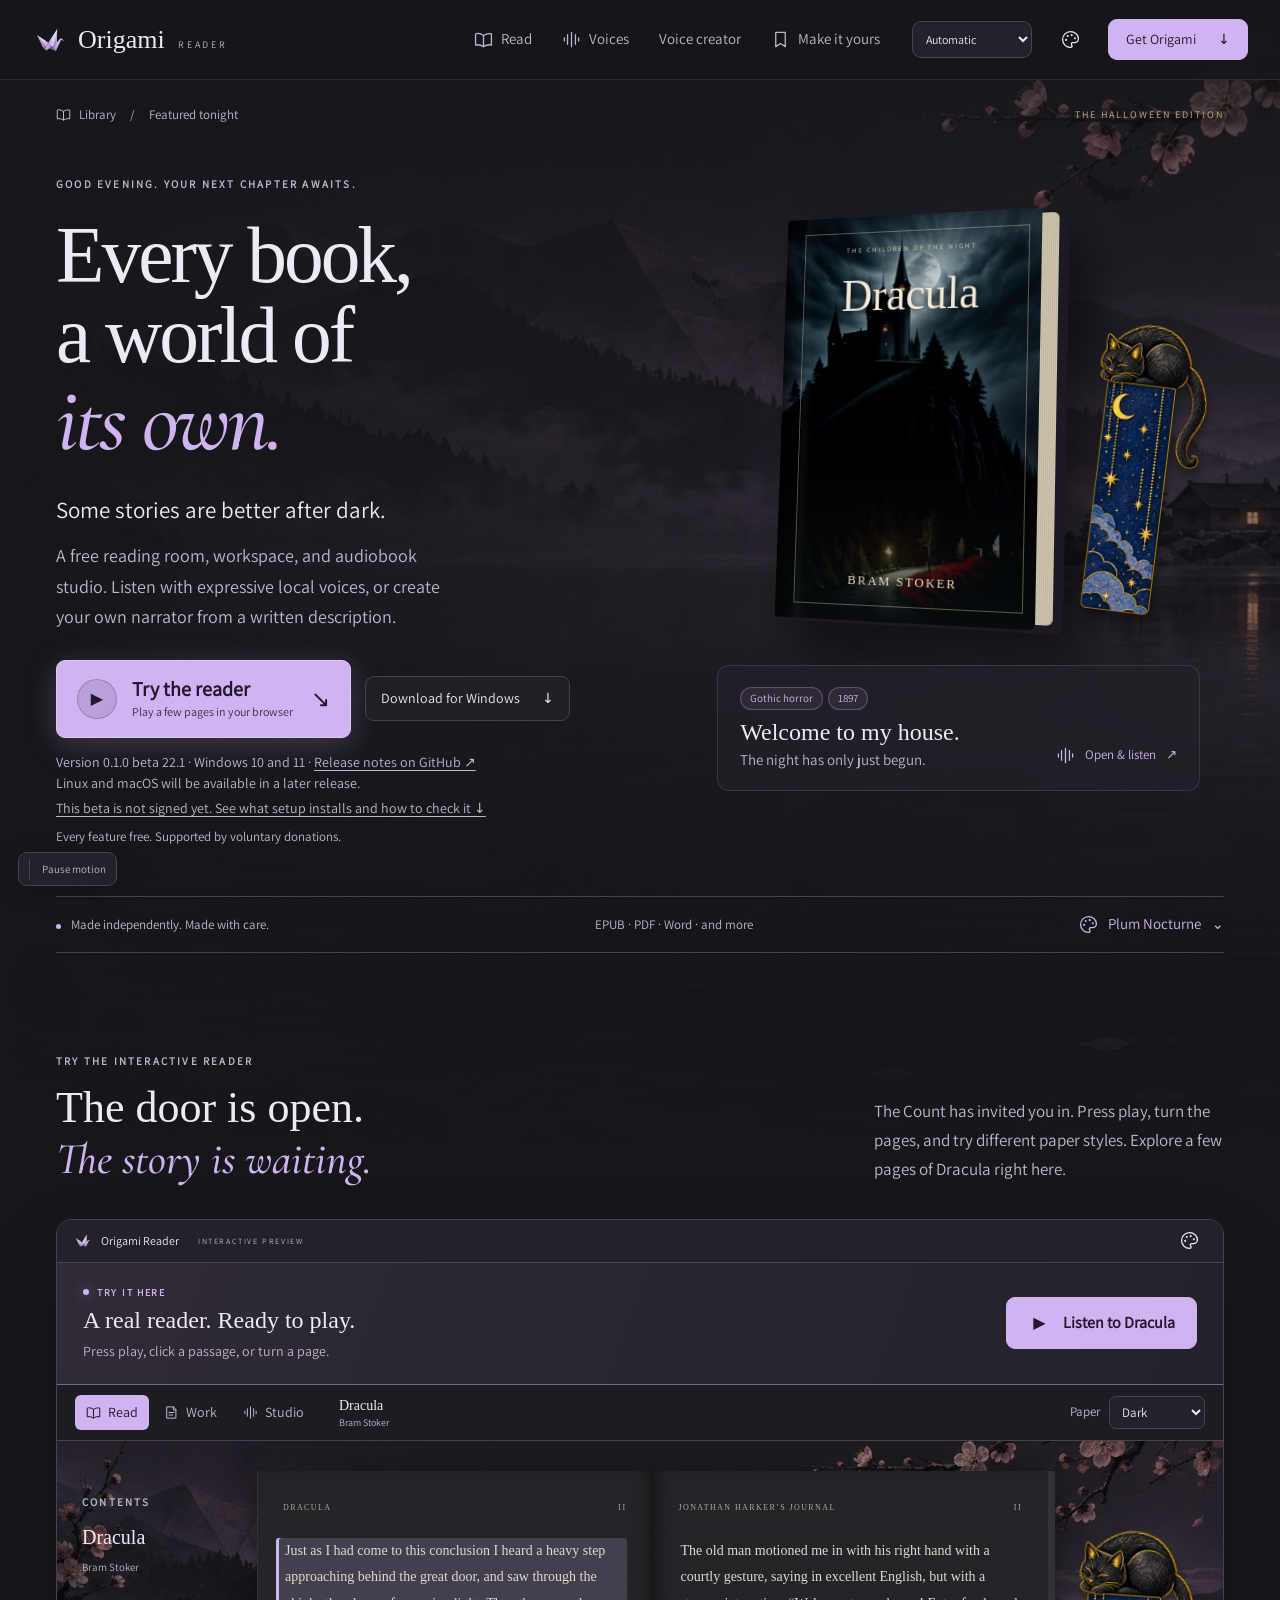
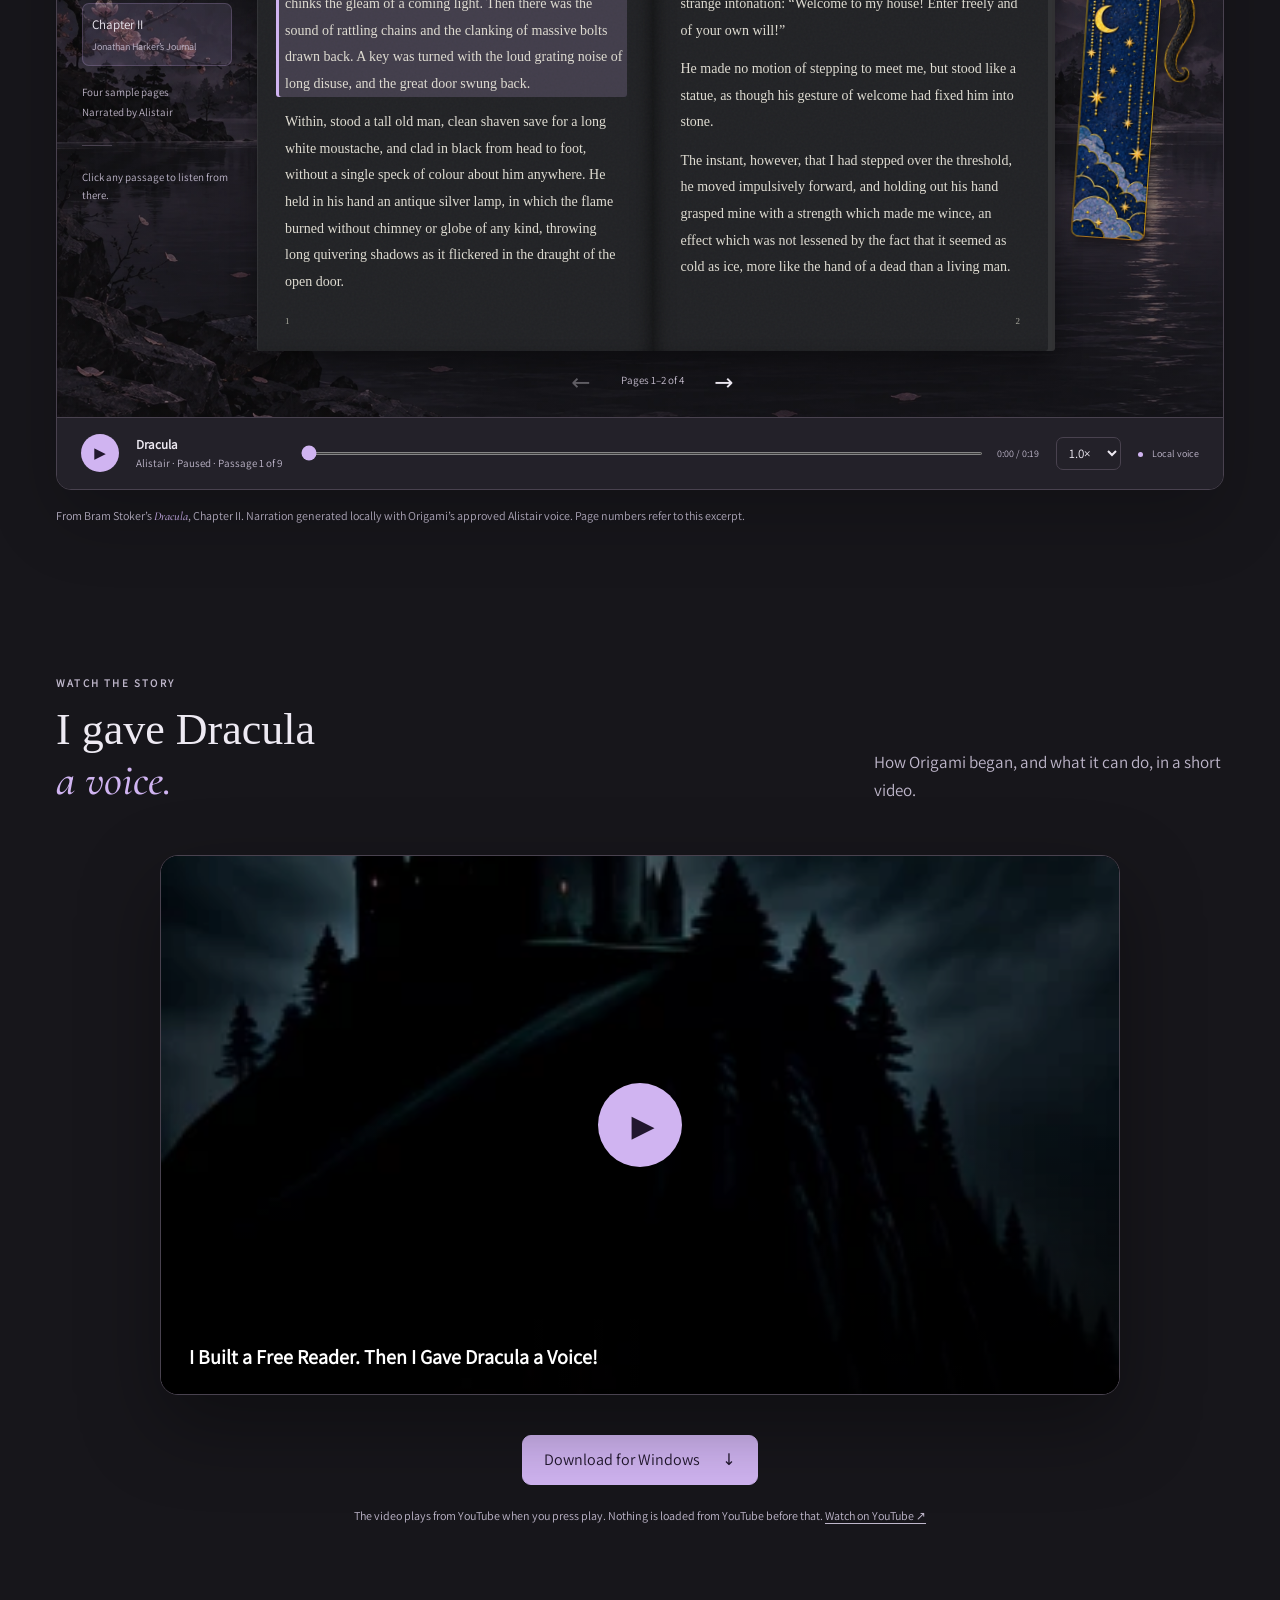
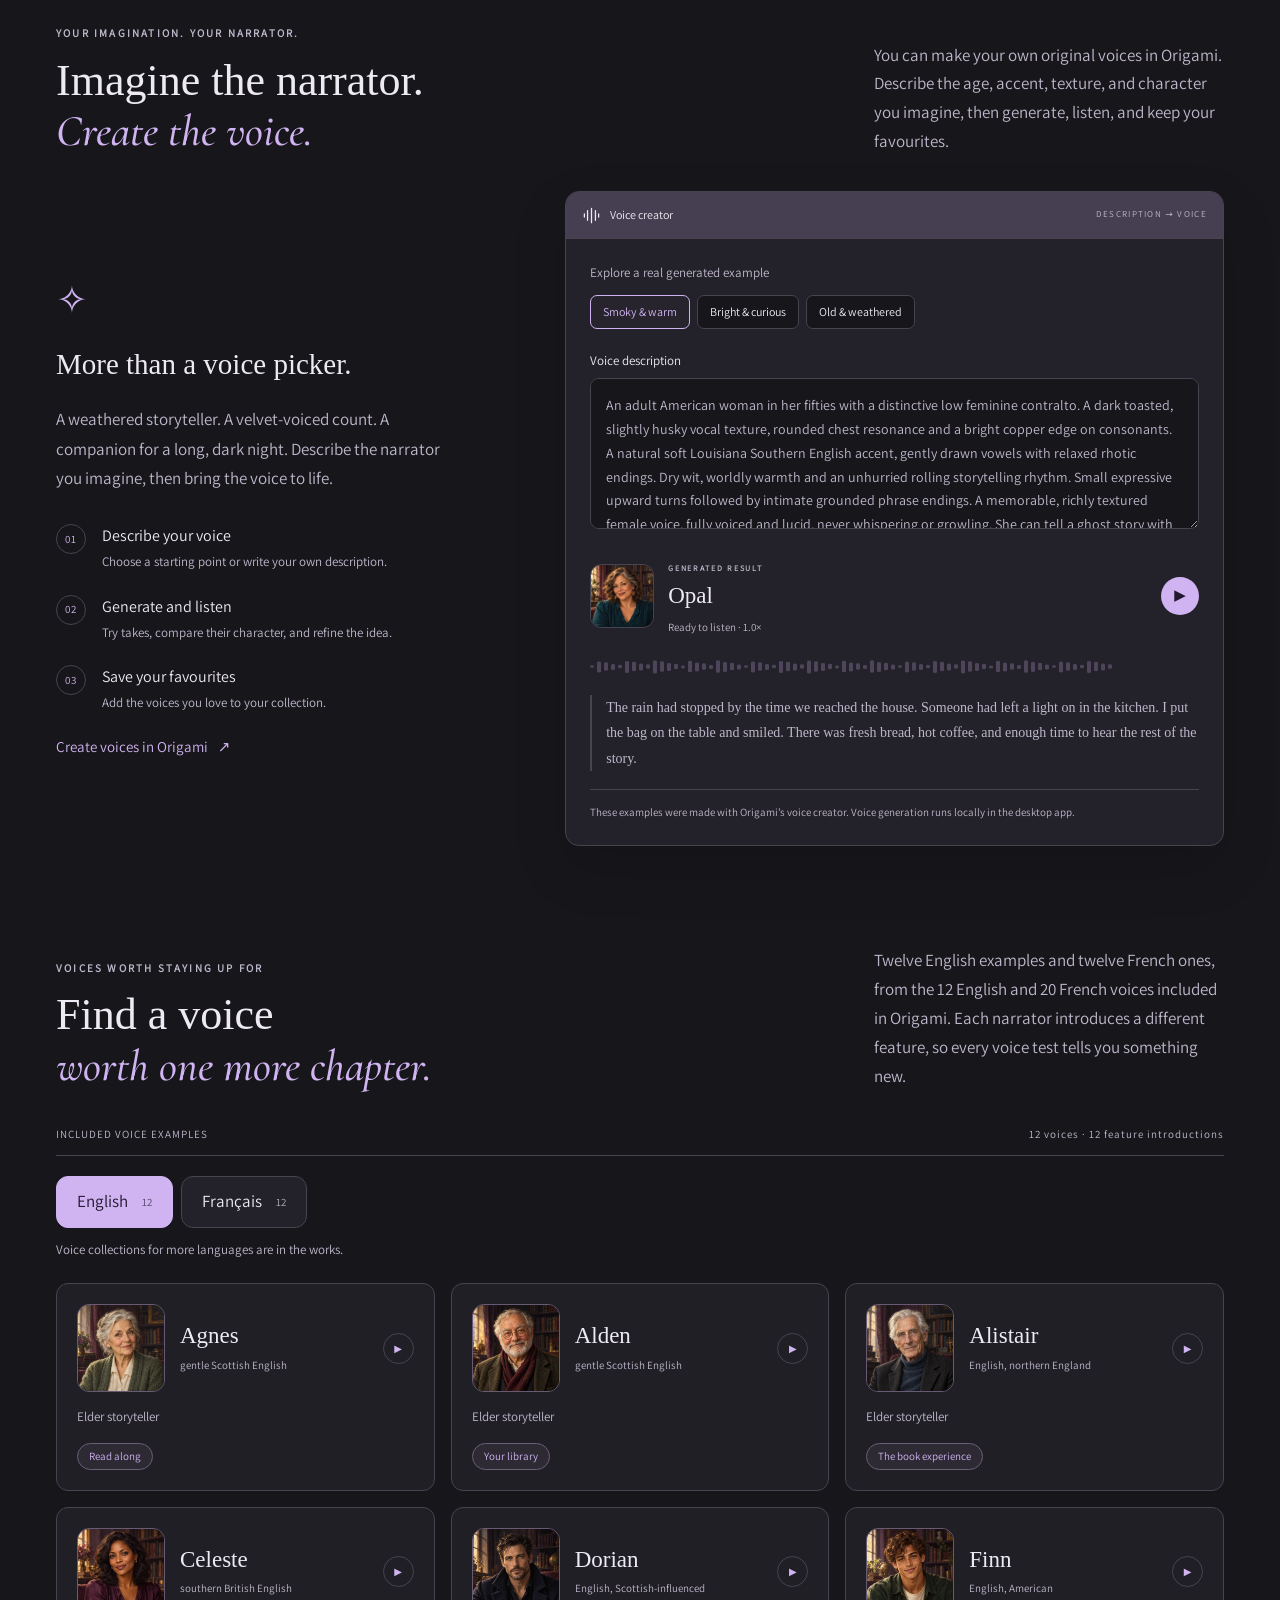
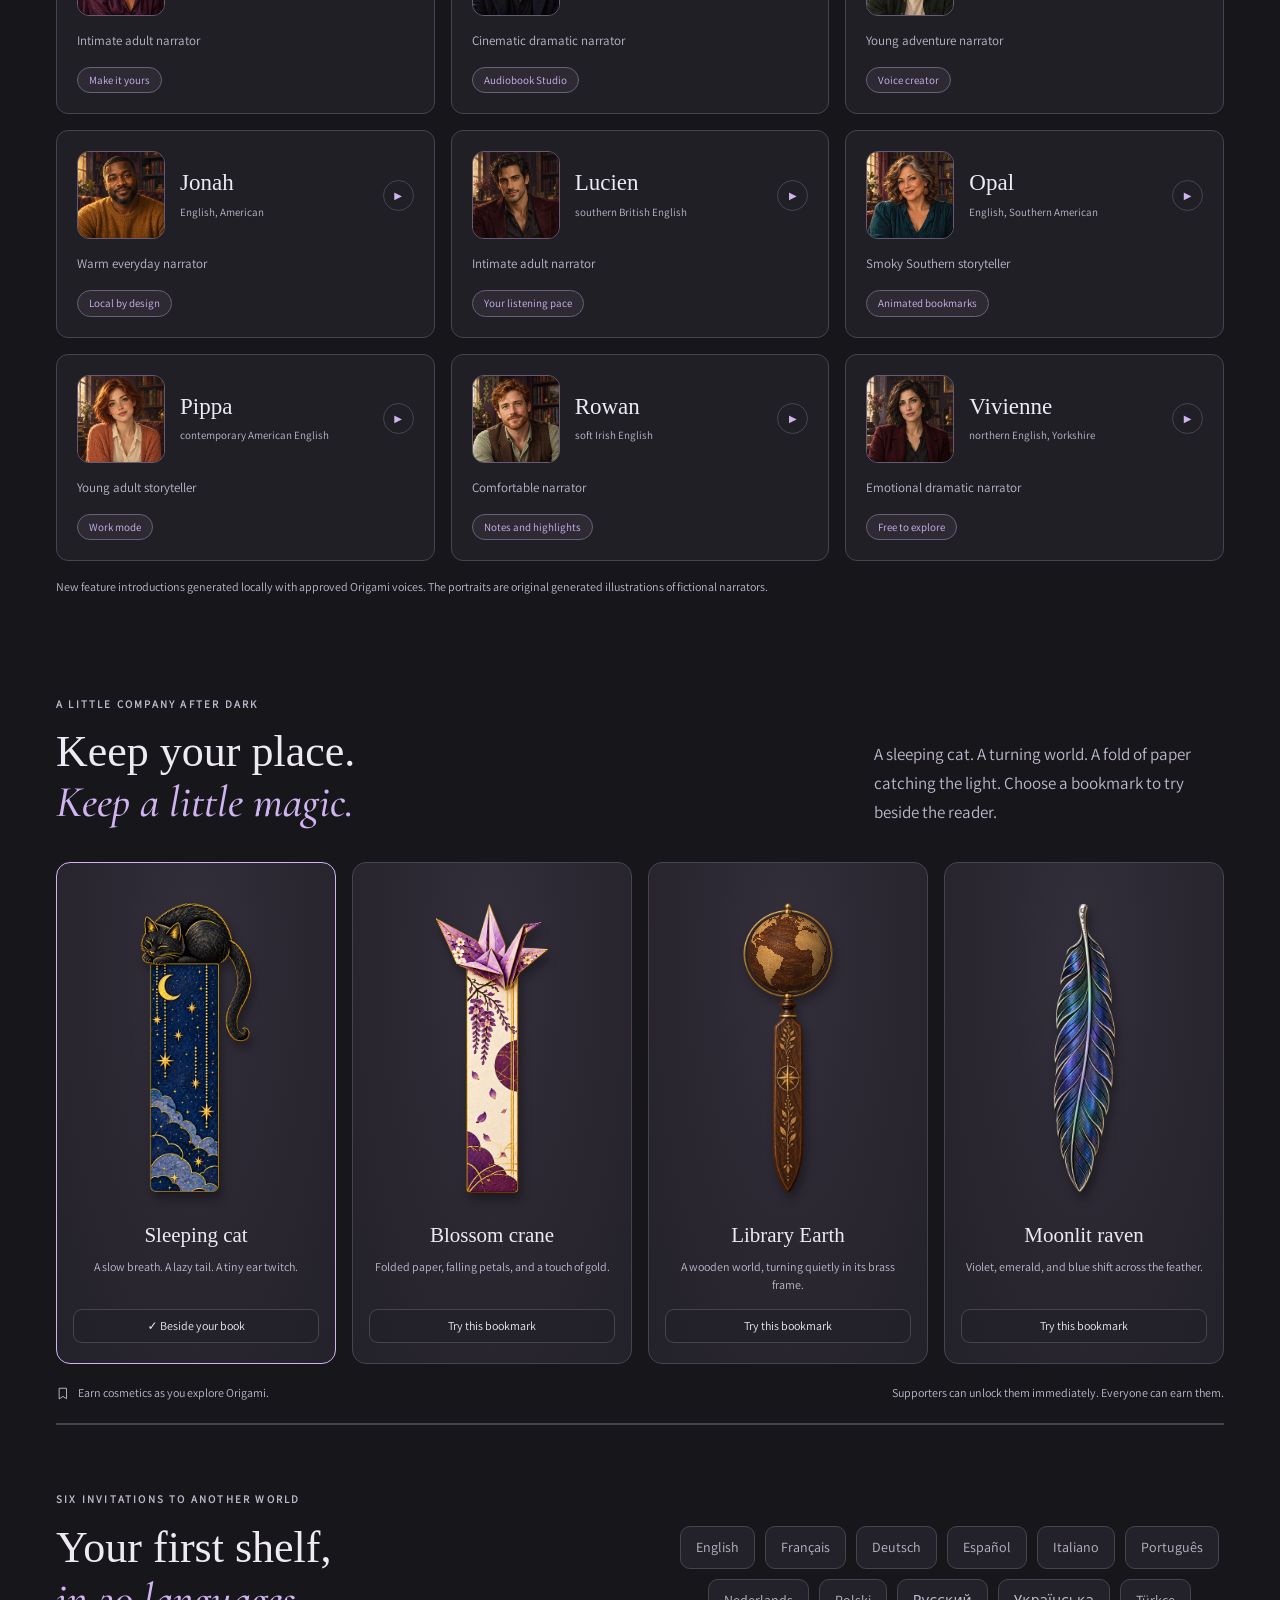
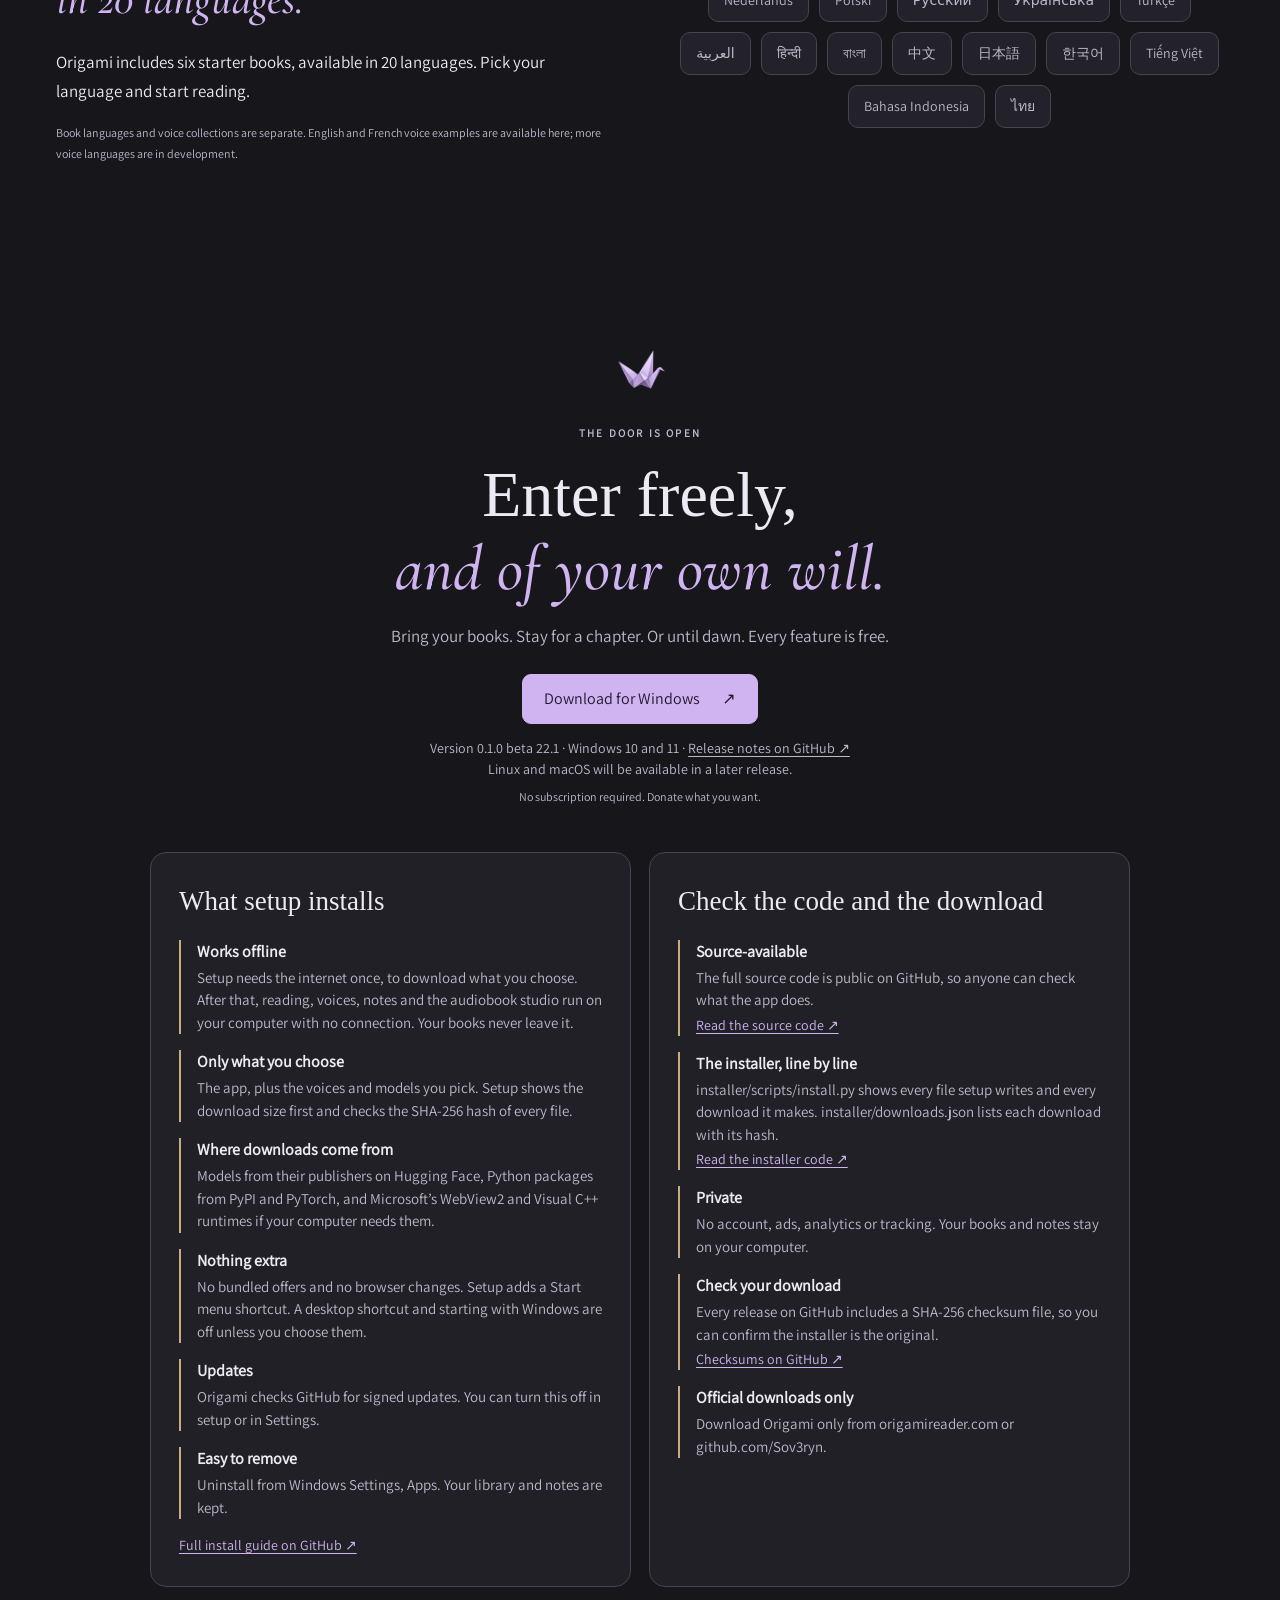
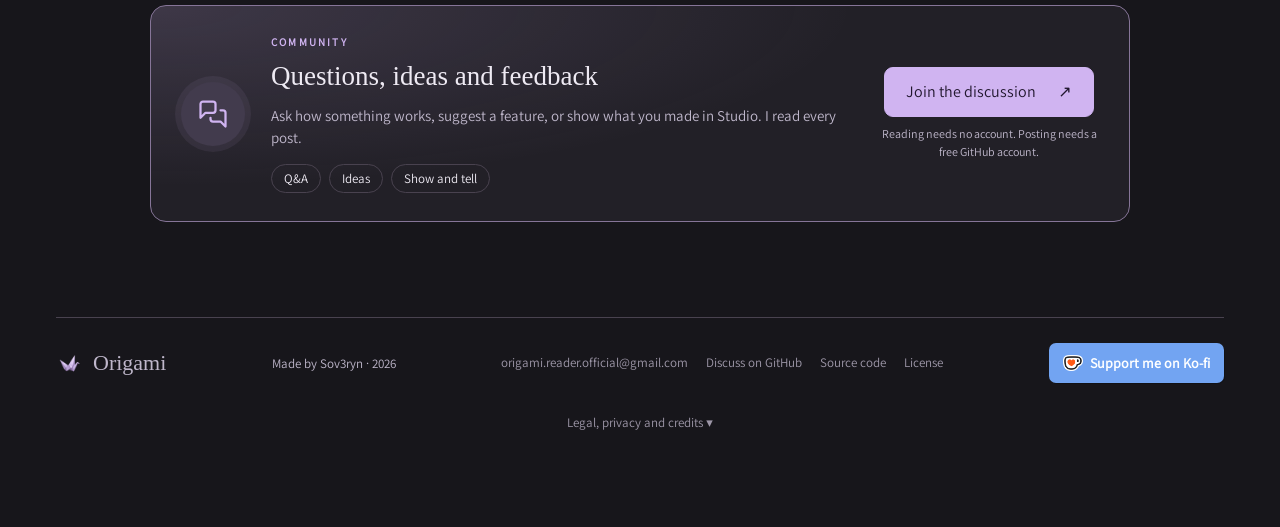
<file: index.html>
<!doctype html>
<html lang="en">
<head>
<meta charset="utf-8"><meta name="viewport" content="width=device-width,initial-scale=1"><meta name="robots" content="index,follow,max-image-preview:large"><meta name="google-site-verification" content="QPRKku7UmCFk8arKrEyAKhNv4lJIbCz2WlogEjJVVCQ"><meta name="description" content="Free reading app for Windows 10 and 11, in public beta. Read EPUB, PDF and more, listen with voices that run on your computer, take notes and study, and make audiobooks in Studio. No account, no ads, no tracking."><link rel="canonical" href="https://origamireader.com/"><meta property="og:type" content="website"><meta property="og:site_name" content="Origami Reader"><meta property="og:title" content="Origami Reader"><meta property="og:description" content="Free reading app for Windows 10 and 11, in public beta. Read EPUB, PDF and more, listen with voices that run on your computer, take notes and study, and make audiobooks in Studio. No account, no ads, no tracking."><meta property="og:url" content="https://origamireader.com/"><meta property="og:image" content="https://origamireader.com/assets/social-card.png"><meta property="og:image:width" content="1760"><meta property="og:image:height" content="600"><meta property="og:image:alt" content="Origami Reader crane logo and title"><meta name="twitter:card" content="summary_large_image"><script type="application/ld+json">{"@context":"https://schema.org","@graph":[{"@type":"WebSite","@id":"https://origamireader.com/#website","url":"https://origamireader.com/","name":"Origami Reader","inLanguage":"en"},{"@type":"SoftwareApplication","@id":"https://origamireader.com/#app","name":"Origami Reader","url":"https://origamireader.com/","description":"Free reading app for Windows 10 and 11, in public beta. Read EPUB, PDF and more, listen with voices that run on your computer, take notes and study, and make audiobooks in Studio. No account, no ads, no tracking.","applicationCategory":"MultimediaApplication","applicationSubCategory":"Ebook reader and text to speech","operatingSystem":"Windows 10, Windows 11","isAccessibleForFree":true,"offers":{"@type":"Offer","price":"0","priceCurrency":"USD"},"downloadUrl":"https://github.com/Sov3ryn/origami-reader-beta","installUrl":"https://github.com/Sov3ryn/origami-reader-beta/blob/main/docs/INSTALL.md","image":"https://origamireader.com/assets/social-card.png","screenshot":"https://origamireader.com/assets/social-card.png","featureList":["EPUB, PDF, MOBI, Word and more","Read aloud with offline voices","Voice designer","Notes, study cards and boards","Audiobook Studio with M4B and MP3 export","Interface in 20 languages"],"author":{"@type":"Person","name":"Sov3ryn","url":"https://github.com/Sov3ryn"},"sameAs":["https://github.com/Sov3ryn/origami-reader-beta","https://github.com/Sov3ryn/origami-reader","https://ko-fi.com/sov3ryn"]}]}</script>
<title>Origami Reader · Your reading room</title><link rel="icon" href="assets/crane.png"><link rel="stylesheet" href="bookmark-art.css"><link rel="stylesheet" href="style.css">
<script src="language.js"></script>
</head>
<body>
<svg class="svg-defs" aria-hidden="true"><defs>
<symbol id="palette" viewBox="0 0 24 24"><path d="M12 22a1 1 0 0 1 0-20 10 9 0 0 1 10 9 5 5 0 0 1-5 5h-2.25a1.75 1.75 0 0 0-1.4 2.8l.3.4a1.75 1.75 0 0 1-1.4 2.8z"></path><circle cx="13.5" cy="6.5" r=".5" fill="currentColor"></circle><circle cx="17.5" cy="10.5" r=".5" fill="currentColor"></circle><circle cx="6.5" cy="12.5" r=".5" fill="currentColor"></circle><circle cx="8.5" cy="7.5" r=".5" fill="currentColor"></circle></symbol>
<symbol id="book-icon" viewBox="0 0 24 24"><path d="M12 7v14m0-14C8 4 4 4 2 5v14c4-1 7 0 10 2 3-2 6-3 10-2V5c-4-1-7 0-10 2Z"/></symbol>
<symbol id="audio-icon" viewBox="0 0 24 24"><path d="M3 10v4m4-8v12m5-15v18m5-15v12m4-8v4"/></symbol>
<symbol id="work-icon" viewBox="0 0 24 24"><path d="M5 3h10l4 4v14H5Zm10 0v5h4M8 12h8m-8 4h6"/></symbol>
<symbol id="bookmark-icon" viewBox="0 0 24 24"><path d="M6 3h12v18l-6-4-6 4Z"/></symbol>
</defs></svg>
<a class="skip" href="#main">Skip to content</a>
<div class="landscape" aria-hidden="true"></div><div class="petals" aria-hidden="true"></div>
<header class="site-header"><a href="#" class="brand"><img src="assets/crane.png" alt=""><span>Origami <small>READER</small></span></a><nav aria-label="Main navigation"><a href="#reader"><svg><use href="#book-icon"/></svg>Read</a><a href="#voices"><svg><use href="#audio-icon"/></svg>Voices</a><a href="#voice-creator">Voice creator</a><a href="#bookmarks"><svg><use href="#bookmark-icon"/></svg>Make it yours</a></nav><div class="header-actions"><label class="site-language-label"><span class="sr-only">Language</span><select id="site-language" aria-label="Language"><option value="auto">Automatic</option><option value="en">English</option><option value="fr">Français</option></select></label><button class="icon-button appearance-open" aria-label="Appearance settings" title="Appearance settings"><svg><use href="#palette"/></svg></button><a class="button compact primary" href="#download">Get Origami <span>↓</span></a></div></header>
<main id="main" class="wrap">
<div class="breadcrumb"><span><svg><use href="#book-icon"/></svg> Library</span><span>/</span><span>Featured tonight</span><span class="edition">THE HALLOWEEN EDITION</span></div>
<section class="hero">
<div class="hero-copy"><span class="eyebrow">GOOD EVENING. YOUR NEXT CHAPTER AWAITS.</span><h1>Every book,<br>a world of<br><em>its own.</em></h1><p class="intro">Some stories are better after dark.</p><p class="body-copy">A free reading room, workspace, and audiobook studio. Listen with expressive local voices, or create your own narrator from a written description.</p><div class="hero-actions"><a class="button primary reader-try-button" id="try-reader" href="#reader"><span class="try-play" aria-hidden="true">▶</span><span class="try-copy"><strong>Try the reader</strong><small>Play a few pages in your browser</small></span><span class="try-arrow" aria-hidden="true">↘</span></a><a class="button hero-download" href="#windows-download">Download for Windows <span>↓</span></a></div><p class="platform-note">Version 0.1.0 beta 22.1 · Windows 10 and 11 · <a class="release-link" href="https://github.com/Sov3ryn/origami-reader-beta/releases/latest">Release notes on GitHub ↗</a></p><p class="platform-note">Linux and macOS will be available in a later release.</p><p class="platform-note install-note"><a class="release-link" href="#install-help">This beta is not signed yet. See what setup installs and how to check it ↓</a></p><p class="free-note">Every feature free. Supported by voluntary donations.</p></div>
<div class="hero-art">
<div class="moon-halo"></div><div class="bat bat-one"><svg viewBox="0 0 100 45" aria-hidden="true"><path d="M50 15 45 6 41 15C30 12 20 3 2 1 10 12 10 20 7 30 20 22 27 25 28 37 37 29 42 30 50 44 58 30 63 29 72 37 73 25 80 22 93 30 90 20 90 12 98 1 80 3 70 12 59 15L55 6Z"/></svg></div><div class="bat bat-two"><svg viewBox="0 0 100 45" aria-hidden="true"><path d="M50 15 45 6 41 15C30 12 20 3 2 1 10 12 10 20 7 30 20 22 27 25 28 37 37 29 42 30 50 44 58 30 63 29 72 37 73 25 80 22 93 30 90 20 90 12 98 1 80 3 70 12 59 15L55 6Z"/></svg></div>
<div class="hero-book-anchor tilt-anchor"><button class="book-scene" aria-label="Open Dracula in the reader preview"><div class="book-object tilt-object"><div class="book-pages"></div><div class="book-spine">DRACULA <span>BRAM STOKER</span></div><div class="cover"><img src="assets/dracula.webp" alt="A gothic castle above a moonlit precipice"><div class="cover-border"></div><span class="cover-kicker">THE CHILDREN OF THE NIGHT</span><span class="cover-title">Dracula</span><span class="cover-author">BRAM STOKER</span><div class="cover-light"></div></div></div></button></div>
<div id="hero-bookmark" class="bookmark-mount" aria-label="Animated sleeping cat bookmark"></div>
<div class="book-plaque"><span class="pill">Gothic horror</span><span class="pill">1897</span><h2>Welcome to my house.</h2><p>The night has only just begun.</p><button class="text-button" id="hero-listen"><svg><use href="#audio-icon"/></svg> Open & listen <span>↗</span></button></div>
</div>
</section>
<div class="intro-strip"><span><i></i> Made independently. Made with care.</span><span>EPUB · PDF · Word · and more</span><button class="text-button appearance-open"><svg><use href="#palette"/></svg><span id="current-theme">Plum Nocturne</span><span>⌄</span></button></div>
<section class="reader-section" id="reader">
<div class="section-heading"><div><p class="eyebrow">TRY THE INTERACTIVE READER</p><h2>The door is open.<br><em>The story is waiting.</em></h2></div><p>The Count has invited you in. Press play, turn the pages, and try different paper styles. Explore a few pages of Dracula right here.</p></div>
<div class="app-window">
<div class="app-titlebar"><span><img src="assets/crane.png" alt=""> Origami Reader <small>INTERACTIVE PREVIEW</small></span><button class="icon-button appearance-open" aria-label="Customize preview appearance"><svg><use href="#palette"/></svg></button></div>
<div class="reader-invitation"><div class="reader-invitation-copy"><span class="live-demo-label"><i aria-hidden="true"></i> TRY IT HERE</span><strong>A real reader. Ready to play.</strong><p>Press play, click a passage, or turn a page.</p></div><button class="button primary reader-demo-play" id="reader-demo-play"><span aria-hidden="true" class="demo-play-symbol">▶</span><span id="reader-demo-label">Listen to Dracula</span></button></div><div class="app-toolbar"><div class="mode-tabs" role="tablist" aria-label="Preview modes"><button id="tab-read" data-mode="read" role="tab" aria-controls="read-panel" aria-selected="true"><svg><use href="#book-icon"/></svg>Read</button><button id="tab-work" data-mode="work" role="tab" aria-controls="work-panel" aria-selected="false" tabindex="-1"><svg><use href="#work-icon"/></svg>Work</button><button id="tab-studio" data-mode="studio" role="tab" aria-controls="studio-panel" aria-selected="false" tabindex="-1"><svg><use href="#audio-icon"/></svg>Studio</button></div><span class="toolbar-title">Dracula <small>Bram Stoker</small></span><label class="paper-control">Paper <select id="paper-select" aria-label="Paper type"><option value="dark">Dark</option><option value="paper">Paper</option><option value="light">White</option><option value="parchment">Parchment</option><option value="grid">Grid</option><option value="blueprint">Blueprint</option></select></label></div>
<div class="mode-panel" id="read-panel" role="tabpanel" aria-labelledby="tab-read">
<div class="reader-room"><aside class="contents"><span class="eyebrow">CONTENTS</span><span class="contents-title">Dracula</span><span>Bram Stoker</span><button class="selected" id="chapter-start">Chapter II <small>Jonathan Harker’s Journal</small></button><p>Four sample pages<br>Narrated by Alistair</p><span class="chapter-line"></span><span class="hint">Click any passage to listen from there.</span></aside><div class="reading-desk"><div class="spread" data-paper="dark" id="spread" aria-label="Dracula reading pages"></div><div class="page-controls"><button class="icon-button" id="previous-page" aria-label="Previous pages">←</button><span id="page-counter">Pages 1–2 of 4</span><button class="icon-button" id="next-page" aria-label="Next pages">→</button></div></div><div class="reading-bookmark bookmark-mount" id="reader-bookmark"></div></div>
</div>
<div class="mode-panel" id="work-panel" role="tabpanel" aria-labelledby="tab-work" hidden><div class="work-demo"><aside><span class="eyebrow">WORKSPACE</span><button class="selected">Reading notes</button><button id="show-source">Source excerpt ↗</button><small>Try editing the note.<br>Changes stay in this preview.</small></aside><article><p class="eyebrow">DRACULA / READING NOTES</p><h3>What makes a welcome unsettling?</h3><blockquote>“Enter freely and of your own will!”</blockquote><label for="demo-note">My thoughts</label><textarea id="demo-note">The invitation sounds generous, but the doorway feels like a boundary. Harker notices the cold hand before he understands the danger.</textarea><div class="note-tags"><span>Atmosphere</span><span>Gothic fiction</span></div><span class="note-status" id="note-status">A place for the ideas between the lines.</span></article></div></div>
<div class="mode-panel" id="studio-panel" role="tabpanel" aria-labelledby="tab-studio" hidden><div class="studio-demo"><div class="studio-top"><div><p class="eyebrow">AUDIOBOOK STUDIO</p><h3>Give the story a cast.</h3></div><span class="pill">Voice audition</span></div><p class="studio-description">Try different included voices. Each sample introduces a different Origami feature; the Dracula excerpt is narrated by Alistair.</p><div class="casting"><div class="casting-row"><span class="voice-avatar">N</span><div><strong>Narrator</strong><span>Scene & description</span></div><select id="narrator-cast" aria-label="Narrator audition voice"></select><button class="button" data-audition="narrator-cast">▶ Audition</button></div><div class="casting-row"><span class="voice-avatar copper">D</span><div><strong>Count Dracula</strong><span>Character voice</span></div><select id="dracula-cast" aria-label="Dracula audition voice"></select><button class="button" data-audition="dracula-cast">▶ Audition</button></div></div><div class="studio-script"><span class="eyebrow">CHAPTER II</span><p>“I am Dracula; and I bid you welcome, Mr. Harker, to my house.”</p><div class="studio-wave" aria-hidden="true"></div></div><a class="text-button" href="#voices">Explore all voice examples ↓</a></div></div>
<div class="reader-player"><button id="read-play" class="round-play" aria-label="Play Dracula">▶</button><div class="now-playing"><strong id="play-title">Dracula</strong><span id="play-status">Alistair · Ready to read</span></div><div class="player-progress"><label class="sr-only" for="read-seek">Position in current passage</label><input id="read-seek" type="range" min="0" max="100" value="0"><span id="read-time">0:00 / 0:00</span></div><select id="read-speed" aria-label="Narration speed"><option value=".85">0.85×</option><option value="1" selected>1.0×</option><option value="1.15">1.15×</option><option value="1.3">1.3×</option></select><span class="local-badge"><i></i> Local voice</span></div>
</div>
<p class="demo-note">From Bram Stoker’s <em>Dracula</em>, Chapter II. Narration generated locally with Origami’s approved Alistair voice. Page numbers refer to this excerpt.</p>
</section>
<section id="video" class="video-section"><div class="section-heading"><div><p class="eyebrow">WATCH THE STORY</p><h2>I gave Dracula<br><em>a voice.</em></h2></div><p>How Origami began, and what it can do, in a short video.</p></div><div class="video-frame" id="video-frame"><button class="video-poster" id="video-play" aria-label="Play the video"><img src="assets/dracula.webp" alt=""><span class="video-play-icon" aria-hidden="true">▶</span><span class="video-title">I Built a Free Reader. Then I Gave Dracula a Voice!</span></button></div><div class="video-actions"><a class="button primary" href="#windows-download">Download for Windows <span>↓</span></a></div><p class="demo-note">The video plays from YouTube when you press play. Nothing is loaded from YouTube before that. <a class="release-link" href="https://youtu.be/p1ohquY8BEk">Watch on YouTube ↗</a></p></section>
<section id="voice-creator" class="creator-section">
<div class="section-heading"><div><p class="eyebrow">YOUR IMAGINATION. YOUR NARRATOR.</p><h2>Imagine the narrator.<br><em>Create the voice.</em></h2></div><p>You can make your own original voices in Origami. Describe the age, accent, texture, and character you imagine, then generate, listen, and keep your favourites.</p></div>
<div class="creator-layout">
<div class="creator-copy"><span class="creator-emblem" aria-hidden="true">✧</span><h3>More than a voice picker.</h3><p>A weathered storyteller. A velvet-voiced count. A companion for a long, dark night. Describe the narrator you imagine, then bring the voice to life.</p><ol class="creator-steps"><li><span>01</span><div><strong>Describe your voice</strong><p>Choose a starting point or write your own description.</p></div></li><li><span>02</span><div><strong>Generate and listen</strong><p>Try takes, compare their character, and refine the idea.</p></div></li><li><span>03</span><div><strong>Save your favourites</strong><p>Add the voices you love to your collection.</p></div></li></ol><a class="text-button" href="#download">Create voices in Origami <span>↗</span></a></div>
<div class="creator-window"><div class="app-titlebar"><span><svg><use href="#audio-icon"/></svg> Voice creator</span><small>DESCRIPTION → VOICE</small></div><div class="creator-content"><p class="creator-example-label">Explore a real generated example</p><div id="creator-examples" class="creator-example-tabs" role="group" aria-label="Voice creation examples"></div><label class="creator-field-label" for="creator-prompt">Voice description</label><textarea id="creator-prompt" readonly rows="5" aria-describedby="creator-note"></textarea><div class="creator-result"><img id="creator-portrait" src="assets/portraits/opal-v2.webp" alt="" width="64" height="64"><div><span class="eyebrow">GENERATED RESULT</span><strong id="creator-name">Opal</strong><span id="creator-status" aria-live="polite">Ready to listen</span></div><button class="round-play" id="creator-play" aria-label="Play generated voice example">▶</button></div><div class="creator-wave" aria-hidden="true"></div><blockquote id="creator-transcript"></blockquote><p class="creator-note" id="creator-note">These examples were made with Origami’s voice creator. Voice generation runs locally in the desktop app.</p></div></div>
</div></section>

<section id="voices" class="voices-section"><div class="section-heading"><div><p class="eyebrow">VOICES WORTH STAYING UP FOR</p><h2>Find a voice<br><em>worth one more chapter.</em></h2></div><p>Twelve English examples and twelve French ones, from the 12 English and 20 French voices included in Origami. Each narrator introduces a different feature, so every voice test tells you something new.</p></div><div class="voice-list-toolbar"><span>INCLUDED VOICE EXAMPLES</span><span>12 voices · 12 feature introductions</span></div><div class="voice-language-tabs" role="group" aria-label="Voice example language"><button data-voice-language="en" aria-pressed="true">English <span>12</span></button><button data-voice-language="fr" aria-pressed="false">Français <span>12</span></button></div><p class="voice-language-note">Voice collections for more languages are in the works.</p><div id="voice-grid" class="voice-grid"></div><div id="audition-bar" class="audition-bar" hidden><button class="round-play" id="audition-toggle" aria-label="Pause voice sample">Ⅱ</button><div><strong id="audition-name"></strong><p id="audition-text"></p></div><label class="audition-speed">Speed<select id="voice-speed" aria-label="Voice sample speed"><option value=".85">0.85×</option><option value="1" selected>1.0×</option><option value="1.15">1.15×</option></select></label><button class="icon-button" id="audition-close" aria-label="Stop voice sample">×</button></div><p class="demo-note">New feature introductions generated locally with approved Origami voices. The portraits are original generated illustrations of fictional narrators.</p></section>
<section id="bookmarks" class="bookmarks-section"><div class="section-heading"><div><p class="eyebrow">A LITTLE COMPANY AFTER DARK</p><h2>Keep your place.<br><em>Keep a little magic.</em></h2></div><p>A sleeping cat. A turning world. A fold of paper catching the light. Choose a bookmark to try beside the reader.</p></div><div class="bookmark-gallery" id="bookmark-gallery"></div><div class="collection-note"><span><svg><use href="#bookmark-icon"/></svg> Earn cosmetics as you explore Origami.</span><span>Supporters can unlock them immediately. Everyone can earn them.</span></div></section>
<section class="starter-languages" id="starter-books"><div><p class="eyebrow">SIX INVITATIONS TO ANOTHER WORLD</p><h2>Your first shelf,<br><em>in 20 languages.</em></h2><p>Origami includes six starter books, available in 20 languages. Pick your language and start reading.</p><p class="demo-note">Book languages and voice collections are separate. English and French voice examples are available here; more voice languages are in development.</p></div><div class="starter-language-cloud" aria-label="Starter book languages"><span>English</span><span>Français</span><span>Deutsch</span><span>Español</span><span>Italiano</span><span>Português</span><span>Nederlands</span><span>Polski</span><span>Русский</span><span>Українська</span><span>Türkçe</span><span>العربية</span><span>हिन्दी</span><span>বাংলা</span><span>中文</span><span>日本語</span><span>한국어</span><span>Tiếng Việt</span><span>Bahasa Indonesia</span><span>ไทย</span></div></section>
<section id="download" class="download-section"><img src="assets/crane.png" alt=""><p class="eyebrow">THE DOOR IS OPEN</p><h2>Enter freely,<br><em>and of your own will.</em></h2><p>Bring your books. Stay for a chapter. Or until dawn. Every feature is free.</p><a id="windows-download" class="button primary" href="https://github.com/Sov3ryn/origami-reader-beta" data-download-link>Download for Windows <span>↗</span></a><p class="platform-note">Version 0.1.0 beta 22.1 · Windows 10 and 11 · <a class="release-link" href="https://github.com/Sov3ryn/origami-reader-beta/releases/latest">Release notes on GitHub ↗</a></p><p class="platform-note">Linux and macOS will be available in a later release.</p><p class="free-note">No subscription required. Donate what you want.</p><div class="install-help" id="install-help"><div class="install-card"><h3>What setup installs</h3><ul class="safety-list"><li><strong>Works offline</strong><span>Setup needs the internet once, to download what you choose. After that, reading, voices, notes and the audiobook studio run on your computer with no connection. Your books never leave it.</span></li><li><strong>Only what you choose</strong><span>The app, plus the voices and models you pick. Setup shows the download size first and checks the SHA-256 hash of every file.</span></li><li><strong>Where downloads come from</strong><span>Models from their publishers on Hugging Face, Python packages from PyPI and PyTorch, and Microsoft’s WebView2 and Visual C++ runtimes if your computer needs them.</span></li><li><strong>Nothing extra</strong><span>No bundled offers and no browser changes. Setup adds a Start menu shortcut. A desktop shortcut and starting with Windows are off unless you choose them.</span></li><li><strong>Updates</strong><span>Origami checks GitHub for signed updates. You can turn this off in setup or in Settings.</span></li><li><strong>Easy to remove</strong><span>Uninstall from Windows Settings, Apps. Your library and notes are kept.</span></li></ul><a class="release-link install-guide-link" href="https://github.com/Sov3ryn/origami-reader-beta/blob/main/docs/INSTALL.md">Full install guide on GitHub ↗</a></div><div class="install-card"><h3>Check the code and the download</h3><ul class="safety-list"><li><strong>Source-available</strong><span>The full source code is public on GitHub, so anyone can check what the app does.</span><a class="release-link" href="https://github.com/Sov3ryn/origami-reader">Read the source code ↗</a></li><li><strong>The installer, line by line</strong><span>installer/scripts/install.py shows every file setup writes and every download it makes. installer/downloads.json lists each download with its hash.</span><a class="release-link" href="https://github.com/Sov3ryn/origami-reader/tree/main/installer">Read the installer code ↗</a></li><li id="privacy"><strong>Private</strong><span>No account, ads, analytics or tracking. Your books and notes stay on your computer.</span></li><li><strong>Check your download</strong><span>Every release on GitHub includes a SHA-256 checksum file, so you can confirm the installer is the original.</span><a class="release-link" href="https://github.com/Sov3ryn/origami-reader-beta/releases/latest">Checksums on GitHub ↗</a></li><li><strong>Official downloads only</strong><span>Download Origami only from origamireader.com or github.com/Sov3ryn.</span></li></ul></div></div><div class="community-card" id="community"><div class="community-icon"><svg viewBox="0 0 24 24" aria-hidden="true"><path d="M14 9a2 2 0 0 1-2 2H6l-4 4V4a2 2 0 0 1 2-2h8a2 2 0 0 1 2 2z"/><path d="M18 9h2a2 2 0 0 1 2 2v11l-4-4h-6a2 2 0 0 1-2-2v-1"/></svg></div><div class="community-body"><p class="eyebrow">COMMUNITY</p><h3>Questions, ideas and feedback</h3><p>Ask how something works, suggest a feature, or show what you made in Studio. I read every post.</p><ul class="community-topics"><li><a href="https://github.com/Sov3ryn/origami-reader-beta/discussions/categories/q-a">Q&amp;A</a></li><li><a href="https://github.com/Sov3ryn/origami-reader-beta/discussions/categories/ideas">Ideas</a></li><li><a href="https://github.com/Sov3ryn/origami-reader-beta/discussions/categories/show-and-tell">Show and tell</a></li></ul></div><div class="community-action"><a class="button primary" href="https://github.com/Sov3ryn/origami-reader-beta/discussions">Join the discussion <span>↗</span></a><p>Reading needs no account. Posting needs a free GitHub account.</p></div></div></section>
<footer><a href="#" class="brand"><img src="assets/crane.png" alt=""><span>Origami</span></a><span>Made by Sov3ryn · 2026</span><span class="visit-counter" hidden><svg viewBox="0 0 24 24" aria-hidden="true"><path d="M2 12s3.6-7 10-7 10 7 10 7-3.6 7-10 7S2 12 2 12Z"/><circle cx="12" cy="12" r="3"/></svg><span>Visits</span> <b></b></span><nav class="footer-links" aria-label="More"><a href="mailto:origami.reader.official@gmail.com">origami.reader.official@gmail.com</a><a href="https://github.com/Sov3ryn/origami-reader-beta/discussions">Discuss on GitHub</a><a href="https://github.com/Sov3ryn/origami-reader">Source code</a><a href="https://github.com/Sov3ryn/origami-reader/blob/main/APP-LICENSE.md">License</a></nav><a class="kofi-button" href="https://ko-fi.com/C5Y628ZBQL" target="_blank" rel="noopener"><img src="assets/kofi-cup.png" alt="" width="20" height="16">Support me on Ko-fi</a><details class="legal" id="legal"><summary>Legal, privacy and credits</summary><div class="legal-body"><section><h3>Copyright</h3><p>© 2026 Sov3ryn. All rights reserved. “Origami Reader” and the crane logo identify Sov3ryn’s app. Windows, GitHub, YouTube, Ko-fi and the other names mentioned here belong to their owners and do not mean they endorse Origami Reader.</p></section><section><h3>Licenses</h3><p>The app is used under the <a href="https://github.com/Sov3ryn/origami-reader/blob/main/APP-LICENSE.md">Origami Reader App License</a>. Its source code is source-available, not open source: the <a href="https://github.com/Sov3ryn/origami-reader/blob/main/LICENSE">PolyForm Strict License 1.0.0</a> lets you read, study and audit it. The light reader (workers/light_tts.py) is free software under the GNU GPL v3 or later. Software, models, voices, fonts and books made by others keep their own licenses: <a href="https://github.com/Sov3ryn/origami-reader/blob/main/docs/licenses/SOFTWARE-NOTICES.txt">software notices</a>, <a href="https://github.com/Sov3ryn/origami-reader/blob/main/docs/licenses/MODEL-NOTICES.txt">model notices</a>.</p></section><section><h3>Beta and warranty</h3><p>Origami Reader is a beta. As far as the law allows, it comes as is, without warranty. Keep your own copies of the books and exports you care about. Nothing here limits consumer rights that cannot be excluded. The license is governed by the laws of Quebec and Canada.</p></section><section><h3>Privacy on this site</h3><p>No account, ads, analytics or cookies. The site is hosted on GitHub Pages, so GitHub receives your network address to send you the page. A visit counter at abacus.jasoncameron.dev shows the total and adds one per browser session, without any identifier. Your language and appearance choices are saved only in your browser. The video loads from YouTube (youtube-nocookie.com) only when you press play. Links to GitHub and Ko-fi open those sites, under their own privacy policies.</p></section><section><h3>Privacy in the app</h3><p>No account, ads, analytics or tracking. Your books, notes, voices and settings stay on your computer, and the AI models run there. The app goes online only for updates, for downloads you choose, and for links and embeds you open. <a href="https://github.com/Sov3ryn/origami-reader/blob/main/APP-LICENSE.md#privacy">Full list in the license</a>.</p></section><section><h3>AI-generated content</h3><p>The voice samples on this site are AI-generated speech made with Origami’s voices. The voice portraits show fictional characters, not real people. The crane logo, reading scenes, bookmarks and book covers were made with AI image generation. The starter books’ translations are AI translations.</p></section><section><h3>Books, fonts and icons</h3><p>Dracula and the other classic starter books are in the public domain. Grayson’s Book of Stories by Grayson Bray Morris comes with the app under CC BY-SA 4.0, without the author’s endorsement. Fonts: Assistant and Cormorant, <a href="assets/Font-licenses.txt">SIL Open Font License 1.1</a>. Icons: Lucide, <a href="assets/Lucide-LICENSE.txt">ISC License</a>.</p></section><section><h3>Contact</h3><p>Questions about these terms or your privacy: <a href="mailto:origami.reader.official@gmail.com">origami.reader.official@gmail.com</a>.</p></section></div><!-- licenses:start --><details class="legal-full" id="licenses"><summary>Full license texts</summary><p class="lic-intro">Licenses written by others are shown in their original English, which is their official text.</p><h3>Origami Reader</h3><details><summary>Origami Reader App License</summary><div class="lic"><p class="lic-note">Also in 19 other languages: <a href="https://github.com/Sov3ryn/origami-reader/tree/main/docs/licenses/translations">translations on GitHub</a>. The English text is the original.</p><h4>Origami Reader App License</h4><p>Copyright (c) 2026 Sov3ryn. All rights reserved except as stated below. "Sov3ryn" is the name under which Origami Reader's developer publishes it.</p><p>This license covers the Origami Reader app as released by Sov3ryn: the installer, the app and the files of Sov3ryn's own making that it installs, including the Origami voices. The source code is available separately under the PolyForm Strict License 1.0.0 (see LICENSE).</p><h5>You may</h5><ul><li>Install and use the app on your own devices, free of charge, for any purpose, including personal, educational and work use.</li><li>Keep backup copies for your own use.</li><li>Keep and share what you make with it. Your notes, exports, generated covers and recordings are yours, subject to the licenses of the books, voices and models involved and to the section "AI-generated content and voices".</li></ul><h5>You may not</h5><ul><li>Share, publish, sell, rent, lend or sublicense copies of the app or its installer, in whole or in part, including through download sites, bundles or app stores. Point people to the official download instead.</li><li>Modify the app, or remove or change its copyright notices, credits or license screens.</li><li>Decompile, disassemble or reverse engineer the released app, except as far as the law allows it despite this term, as the license of an included component allows it for that component, or as the GNU LGPL requires for the parts of the app that use LGPL libraries (changing them for your own use and reverse engineering to debug those changes). The source code can be read and audited under the PolyForm Strict License instead.</li><li>Get around the app's update signatures, or any credit, AI label or watermark the app adds to what it makes, or help anyone else do so.</li><li>Present the app, or any copy or part of it, as your own work, or use the Origami Reader name or crane logo for another product.</li></ul><h5>Test versions</h5><p>Versions marked beta or preview are early versions. They may be incomplete, may change or lose features, and may contain errors that affect your files. Keep your own copies of books and exports you care about. A beta may stop working when a later version replaces it.</p><h5>AI-generated content and voices</h5><p>Origami Reader uses AI models on your computer to read aloud, design voices, make pictures, find speakers and transcribe recordings, and may use them for more in later versions. What they make can be wrong. The app marks what it exports as AI-generated, with a credit, metadata or a watermark.</p><ul><li>Use only content you have the right to use. You are responsible for the books, documents and recordings you import and for what you make and share with the app.</li><li>Do not use the app to make a voice that imitates a real person without that person's clear permission, or to make content that impersonates, deceives, harasses or defames anyone, or that breaks the law.</li><li>The licenses of the models, including their use restrictions (for example the restrictions in CreativeML OpenRAIL-M and the Stability AI Acceptable Use Policy for the image models), apply to you and to what you make. They are part of these terms.</li><li>Keep the credits, AI labels and watermarks the app adds on everything you share. When you publish anything made with the app's AI, say it is AI-generated where the law or the platform asks for it.</li></ul><h5>Other people's work</h5><p>The app includes software, models, voices, fonts, author portraits and books made by others. They keep their own licenses, listed in the app's settings and in the installed licenses folder. Nothing here takes away rights those licenses give you for those components, including the right to change, rebuild and debug components under the GNU LGPL or GPL. The light reader (workers/light_tts.py), a separate program used with the Kitten and Kokoro speech models, is free software under the GNU General Public License v3 or later, which lets you copy, change and share that program.</p><h5>Privacy</h5><p>Origami Reader works on your computer. It has no account, no ads, no analytics and no tracking. Your books, notes, recordings, voices and settings stay on your computer, and the AI models run there too, unless you connect an online service yourself (see "Online services you connect").</p><p>The app connects to the internet only:</p><ul><li>to check for and download updates, from GitHub (Sov3ryn/origami-updates), when automatic updates are on or you check yourself;</li><li>to download a model, voice or Studio part you choose, from its publisher (Hugging Face, GitHub, Stability AI) or from the Origami voices repository;</li><li>when you open a link, allow embeds in Work mode, or open the support page;</li><li>to send an online service you connect yourself what you ask it to process.</li></ul><p>Setup also downloads the parts you choose from their publishers, and Python packages from PyPI and PyTorch (and AMD, on computers with an AMD graphics card). Those services see your computer's network address and what is downloaded, under their own privacy policies. Sov3ryn receives none of this, apart from the download counts GitHub shows for each release. If you send feedback or a problem report, you choose what it contains.</p><p>If you donate, Ko-fi and its payment providers handle your payment under their own terms. Sov3ryn receives what Ko-fi shares (such as your name, email and message) and uses it only to thank you and to unlock your thank-you items.</p><h5>Online services you connect</h5><p>A version of the app may let you connect an online service of your choice, such as an AI provider for narration, with your own account or key. If you do:</p><ul><li>The app sends that service only what you ask it to process (for example the text of a book or chapter you narrate with it), and asks before it first does. That service then handles it under its own terms and privacy policy, which are between you and the service.</li><li>You need the right to send that content, you are responsible for your account, key and any costs, and you must follow the service's terms.</li><li>Sov3ryn does not run, control or check these services and is not responsible for what they do with your content, for their output, their availability or their charges.</li><li>What they make is AI-generated too, and these terms apply to it as to anything else made with the app, including the credits, labels and watermarks the app adds.</li><li>Your key is kept on your computer and sent only to the service it belongs to.</li></ul><h5>Feedback</h5><p>If you send ideas, problem reports or other feedback, Sov3ryn may use them to improve Origami Reader without owing you anything for them.</p><h5>Names and logos</h5><p>"Origami Reader" and the crane logo identify Sov3ryn's app. These terms give no right to use them, except to refer to the app truthfully. Names of other companies and models (such as Qwen, Stability AI, NVIDIA, Mistral AI and Meta) belong to their owners and do not mean they endorse Origami Reader.</p><h5>Supporting the app</h5><p>Donations are optional and do not change these terms. They are not payment for the app, its models or its voices. Any thank-you for a donation is limited to unlocking at once the cosmetic items (such as themes, places and finishes) that anyone can earn for free through the app's achievements at that time. Nothing in the app is available only to donors, and no feature depends on a donation.</p><p>Donations are gifts and are not refundable, except where the law requires it or for a clear mistake such as a duplicate payment. A mistaken payment is refunded minus any payment fees that are not returned to Sov3ryn. If a donation is refunded or reversed, its thank-you unlock may be removed.</p><h5>If these terms are broken</h5><p>Your permission to use the app ends if you break these terms. If you stop and put things right within 32 days of being told, it continues. When your permission ends, stop using the app and delete your copies of it. What you made with the app stays yours. The sections on AI-generated content, warranty and liability, and governing law continue to apply.</p><h5>Changes to the app</h5><p>Sov3ryn may change, add or remove any part of the app at any time, including features, models, voices, cosmetic items (such as themes, places, finishes, ribbon colours and bookmarks), achievements, and what each achievement requires or unlocks, for example to fix a problem, to follow the law or a rights holder's request, or to keep the app growing. Some items may be available only for a limited time. Unlocked items and achievement progress have no money value, cannot be sold or transferred, and may change or be removed like any other part of the app, including items unlocked with a donation.</p><h5>Changes to these terms</h5><p>A later version of the app may come with new terms. The app shows them and asks you to agree before you go on using it. If you do not agree, you may stop using the app. The terms you agreed to keep applying to what you did before.</p><h5>No warranty</h5><p>As far as the law allows, the app, its models and voices come as is and as available, without any warranty, express or implied, including warranties of quality, fitness for a particular purpose, accuracy of AI output and non-infringement.</p><h5>Limitation of liability</h5><p>As far as the law allows, Sov3ryn is not liable for any direct, indirect, incidental, special or consequential damages, or for any loss of data, files, income or goodwill, arising from the app, its downloads, online services you connect through it or what it makes, even if told they were possible. Where liability cannot be excluded, it is limited to the greater of what you paid for the app (nothing: donations are not payment for the app) and 50 Canadian dollars. This does not limit liability for intentional or gross fault, or for bodily or moral injury, where the law does not allow that.</p><h5>Consumer rights</h5><p>Nothing here limits rights you have under consumer law that cannot be excluded.</p><h5>Governing law</h5><p>These terms are governed by the laws of Quebec and the federal laws of Canada that apply there. The courts of Quebec in the judicial district of Montreal decide disputes, unless the law of the place where you live gives you the right to go to your own courts.</p><h5>Languages</h5><p>These terms are given in each of the app's 20 languages, and setup shows them in the language you choose. The English text is the original. If a translation differs from it, the English text applies, except where the law of the place where you live gives effect to the version in your language.</p><h5>The whole agreement</h5><p>These terms, with the licenses they refer to, are the whole agreement about the app. If a part cannot be enforced, the rest still applies. Sov3ryn not enforcing a term right away does not waive it.</p></div></details><details><summary>Source code: PolyForm Strict License 1.0.0</summary><div class="lic"><p>Required Notice: Copyright (c) 2026 Sov3ryn. All rights reserved except as granted below.</p><p>Origami Reader source code is source-available, not open source. You may read, study and audit it under the license below. Distributing it, selling it, or making changed or derived versions is not permitted. Using the released app is covered separately by APP-LICENSE.md. Third-party components, models, voices, fonts and books keep their own licenses.</p><p>Exception: workers/light_tts.py (the light reader, a separate program) is free software under the GNU General Public License v3 or later; see workers/LICENSE-GPL-3.0.txt and workers/LIGHT-READER-SOURCE.txt.</p><h4>PolyForm Strict License 1.0.0</h4><p><a href="https://polyformproject.org/licenses/strict/1.0.0">https://polyformproject.org/licenses/strict/1.0.0</a></p><h5>Acceptance</h5><p>In order to get any license under these terms, you must agree to them as both strict obligations and conditions to all your licenses.</p><h5>Copyright License</h5><p>The licensor grants you a copyright license for the software to do everything you might do with the software that would otherwise infringe the licensor's copyright in it for any permitted purpose, other than distributing the software or making changes or new works based on the software.</p><h5>Patent License</h5><p>The licensor grants you a patent license for the software that covers patent claims the licensor can license, or becomes able to license, that you would infringe by using the software.</p><h5>Noncommercial Purposes</h5><p>Any noncommercial purpose is a permitted purpose.</p><h5>Personal Uses</h5><p>Personal use for research, experiment, and testing for the benefit of public knowledge, personal study, private entertainment, hobby projects, amateur pursuits, or religious observance, without any anticipated commercial application, is use for a permitted purpose.</p><h5>Noncommercial Organizations</h5><p>Use by any charitable organization, educational institution, public research organization, public safety or health organization, environmental protection organization, or government institution is use for a permitted purpose regardless of the source of funding or obligations resulting from the funding.</p><h5>Fair Use</h5><p>You may have "fair use" rights for the software under the law. These terms do not limit them.</p><h5>No Other Rights</h5><p>These terms do not allow you to sublicense or transfer any of your licenses to anyone else, or prevent the licensor from granting licenses to anyone else.  These terms do not imply any other licenses.</p><h5>Patent Defense</h5><p>If you make any written claim that the software infringes or contributes to infringement of any patent, your patent license for the software granted under these terms ends immediately. If your company makes such a claim, your patent license ends immediately for work on behalf of your company.</p><h5>Violations</h5><p>The first time you are notified in writing that you have violated any of these terms, or done anything with the software not covered by your licenses, your licenses can nonetheless continue if you come into full compliance with these terms, and take practical steps to correct past violations, within 32 days of receiving notice.  Otherwise, all your licenses end immediately.</p><h5>No Liability</h5><p>***As far as the law allows, the software comes as is, without any warranty or condition, and the licensor will not be liable to you for any damages arising out of these terms or the use or nature of the software, under any kind of legal claim.***</p><h5>Definitions</h5><p>The **licensor** is the individual or entity offering these terms, and the **software** is the software the licensor makes available under these terms.</p><p>**You** refers to the individual or entity agreeing to these terms.</p><p>**Your company** is any legal entity, sole proprietorship, or other kind of organization that you work for, plus all organizations that have control over, are under the control of, or are under common control with that organization.  **Control** means ownership of substantially all the assets of an entity, or the power to direct its management and policies by vote, contract, or otherwise.  Control can be direct or indirect.</p><p>**Your licenses** are all the licenses granted to you for the software under these terms.</p><p>**Use** means anything you do with the software requiring one of your licenses.</p></div></details><h3>AI models and voices</h3><details><summary>Models and voices</summary><div class="lic"><h4>Origami Reader: models and voices</h4><p>The AI models Origami Reader installs or downloads are made by others and keep their own licenses. Origami's licenses (LICENSE and APP-LICENSE.md) do not cover them and do not take away any right their licenses give you. Where Origami installs a model, a copy of its license or notice is placed beside the model files. The full texts of the Apache License 2.0, the CreativeML OpenRAIL-M license and the Stability AI Community License are also in Settings, About and support, Copyright and licenses.</p><p>Models are downloaded from their publishers (mostly Hugging Face) at fixed revisions and checked against a SHA-256 fingerprint before use. "Unmodified" below means the published files are used as they are.</p><h4>SPEECH</h4><p>Qwen3-TTS 12Hz 0.6B Base, Qwen3-TTS 12Hz 1.7B Base and Qwen3-TTS 12Hz 1.7B VoiceDesign, by the Qwen team, Alibaba Cloud.<br>License: Apache License 2.0. Unmodified.<br><a href="https://huggingface.co/Qwen/Qwen3-TTS-12Hz-0.6B-Base">https://huggingface.co/Qwen/Qwen3-TTS-12Hz-0.6B-Base</a><br><a href="https://huggingface.co/Qwen/Qwen3-TTS-12Hz-1.7B-Base">https://huggingface.co/Qwen/Qwen3-TTS-12Hz-1.7B-Base</a><br><a href="https://huggingface.co/Qwen/Qwen3-TTS-12Hz-1.7B-VoiceDesign">https://huggingface.co/Qwen/Qwen3-TTS-12Hz-1.7B-VoiceDesign</a></p><p>Kitten TTS Mini 0.8 and Kitten TTS Micro 0.8, by KittenML.<br>License: Apache License 2.0. Unmodified.<br><a href="https://huggingface.co/KittenML/kitten-tts-mini-0.8">https://huggingface.co/KittenML/kitten-tts-mini-0.8</a><br><a href="https://huggingface.co/KittenML/kitten-tts-micro-0.8">https://huggingface.co/KittenML/kitten-tts-micro-0.8</a></p><p>Kokoro-82M and its voice files, by hexgrad.<br>License: Apache License 2.0. Unmodified.<br><a href="https://huggingface.co/hexgrad/Kokoro-82M">https://huggingface.co/hexgrad/Kokoro-82M</a></p><p>Kitten and Kokoro run in the light reader (workers/light_tts.py), a separate program under the GNU General Public License v3 or later because it uses phonemizer and espeak-ng. See "Light reader" in Settings and workers/LIGHT-READER-SOURCE.txt.</p><p>Origami voices. The voices that come with Origami (the voice packs and the voice library) are synthetic voices designed by Sov3ryn with Qwen VoiceDesign from written descriptions. They are not recordings of real people and were not made to imitate anyone. They are part of the app and covered by APP-LICENSE.md.</p><h4>READING AND NOTES</h4><p>TrOCR base handwritten, by Microsoft (handwriting recognition).<br>License: MIT. Copyright (c) Microsoft Corporation.<br><a href="https://huggingface.co/microsoft/trocr-base-handwritten">https://huggingface.co/microsoft/trocr-base-handwritten</a> Quantized ONNX export by Xenova: <a href="https://huggingface.co/Xenova/trocr-base-handwritten">https://huggingface.co/Xenova/trocr-base-handwritten</a></p><p>Granite Embedding 97M Multilingual R2, by IBM (related notes and search).<br>License: Apache License 2.0. Quantized ONNX files published by IBM.<br><a href="https://huggingface.co/ibm-granite/granite-embedding-97m-multilingual-r2">https://huggingface.co/ibm-granite/granite-embedding-97m-multilingual-r2</a></p><p>Whisper base and Whisper small, by OpenAI (speech to text, when downloaded).<br>License: MIT. Copyright (c) 2022 OpenAI.<br><a href="https://github.com/openai/whisper">https://github.com/openai/whisper</a><br>ONNX exports by ONNX Community: <a href="https://huggingface.co/onnx-community">https://huggingface.co/onnx-community</a></p><h4>PICTURES</h4><p>DreamShaper 8 LCM, by Lykon (covers and portraits).<br>License: CreativeML OpenRAIL-M. Unmodified checkpoint, Civitai version 252914, SHA-256 A4F3E1526C5DC4FCBE342F5C410D83AE202C7A415FCEFCBB92E0F93FCD0A87C3.<br><a href="https://huggingface.co/Lykon/dreamshaper-8-lcm">https://huggingface.co/Lykon/dreamshaper-8-lcm</a><br>The use restrictions in section 5 and Attachment A of the license apply to you, to anything you make with the model and to anyone you share the model with. You accept them before the model is installed or downloaded.</p><p>SD-Turbo, by Stability AI (covers and portraits).<br>This Stability AI Model is licensed under the Stability AI Community License, Copyright © Stability AI Ltd. All Rights Reserved. Powered by Stability AI.<br><a href="https://huggingface.co/stabilityai/sd-turbo">https://huggingface.co/stabilityai/sd-turbo</a><br>Modified by Origami: the original weights are converted on your computer to one GGUF file in 16-bit floating point (sd-turbo-f16.gguf) so stable-diffusion.cpp can load them. They are not retrained. You accept the license, including its Acceptable Use Policy, before the model is installed or downloaded.</p><p>TrustMark, by Adobe (the invisible watermark on pictures).<br>License: MIT, for the code and the model weights.<br>Copyright (c) 2024 Adobe.<br><a href="https://github.com/adobe/trustmark">https://github.com/adobe/trustmark</a><br>Origami adds it to every cover and portrait made with an image model, and saved artwork files also say "AI-generated" in their metadata.</p><p>SD 1.5 + LCM, SDXL-Lightning and Z-Image-Turbo are listed in Settings, Models but are not downloaded by Origami. If you add them yourself, their own licenses apply (CreativeML OpenRAIL-M, CreativeML Open RAIL++-M and Apache 2.0).</p><h4>STUDIO</h4><p>Ministral 3 8B Instruct 2512 and Ministral 3 3B Instruct 2512, by Mistral AI (finding characters and speakers).<br>License: Apache License 2.0.<br>GGUF Q4_K_M quantizations by Unsloth:<br><a href="https://huggingface.co/unsloth/Ministral-3-8B-Instruct-2512-GGUF">https://huggingface.co/unsloth/Ministral-3-8B-Instruct-2512-GGUF</a><br><a href="https://huggingface.co/unsloth/Ministral-3-3B-Instruct-2512-GGUF">https://huggingface.co/unsloth/Ministral-3-3B-Instruct-2512-GGUF</a></p><p>Parakeet TDT 0.6B v3, by NVIDIA (recordings to text).<br>License: Creative Commons Attribution 4.0 International (CC BY 4.0),<br><a href="https://creativecommons.org/licenses/by/4.0/">https://creativecommons.org/licenses/by/4.0/</a><br>Original model: <a href="https://huggingface.co/nvidia/parakeet-tdt-0.6b-v3">https://huggingface.co/nvidia/parakeet-tdt-0.6b-v3</a> ONNX export by istupakov: <a href="https://huggingface.co/istupakov/parakeet-tdt-0.6b-v3-onnx">https://huggingface.co/istupakov/parakeet-tdt-0.6b-v3-onnx</a> Changes: Sov3ryn quantized the encoder to 8-bit integers for Origami (parakeet-tdt-0.6b-v3-encoder.int8.onnx). The decoder and vocabulary are the ONNX export's files, unmodified. No endorsement by NVIDIA is implied.</p><p>AudioSeal, by Meta (the audio watermark on Studio exports).<br>License: MIT, for the code and the model weights.<br>Copyright (c) Meta Platforms, Inc. and affiliates.<br><a href="https://github.com/facebookresearch/audioseal">https://github.com/facebookresearch/audioseal</a><br>Changes: Sov3ryn exported the 16-bit generator and detector to ONNX (audioseal_generator_5s.onnx and audioseal_detector_5s.onnx).</p><h4>WHAT YOU MAKE</h4><p>Narration, voices, pictures, speaker attributions and transcriptions are made by AI models and can be wrong. Studio exports are labelled as AI-generated (the "Made with Origami Reader" credit, AI metadata and, for audio, an AudioSeal watermark). The models' licenses, including their use restrictions, apply to what you make with them.</p></div></details><details><summary>CreativeML OpenRAIL-M (DreamShaper)</summary><div class="lic"><p>Copyright (c) 2022 Robin Rombach and Patrick Esser and contributors</p><p>CreativeML Open RAIL-M dated August 22, 2022</p><h5>Section I: PREAMBLE</h5><p>Multimodal generative models are being widely adopted and used, and have the potential to transform the way artists, among other individuals, conceive and benefit from AI or ML technologies as a tool for content creation.</p><p>Notwithstanding the current and potential benefits that these artifacts can bring to society at large, there are also concerns about potential misuses of them, either due to their technical limitations or ethical considerations.</p><p>In short, this license strives for both the open and responsible downstream use of the accompanying model. When it comes to the open character, we took inspiration from open source permissive licenses regarding the grant of IP rights. Referring to the downstream responsible use, we added use-based restrictions not permitting the use of the Model in very specific scenarios, in order for the licensor to be able to enforce the license in case potential misuses of the Model may occur. At the same time, we strive to promote open and responsible research on generative models for art and content generation.</p><p>Even though downstream derivative versions of the model could be released under different licensing terms, the latter will always have to include - at minimum - the same use-based restrictions as the ones in the original license (this license). We believe in the intersection between open and responsible AI development; thus, this License aims to strike a balance between both in order to enable responsible open-science in the field of AI.</p><p>This License governs the use of the model (and its derivatives) and is informed by the model card associated with the model.</p><p>NOW THEREFORE, You and Licensor agree as follows:</p><h5>1. Definitions</h5><ul><li>"License" means the terms and conditions for use, reproduction, and Distribution as defined in this document.</li><li>"Data" means a collection of information and/or content extracted from the dataset used with the Model, including to train, pretrain, or otherwise evaluate the Model. The Data is not licensed under this License.</li><li>"Output" means the results of operating a Model as embodied in informational content resulting therefrom.</li><li>"Model" means any accompanying machine-learning based assemblies (including checkpoints), consisting of learnt weights, parameters (including optimizer states), corresponding to the model architecture as embodied in the Complementary Material, that have been trained or tuned, in whole or in part on the Data, using the Complementary Material.</li><li>"Derivatives of the Model" means all modifications to the Model, works based on the Model, or any other model which is created or initialized by transfer of patterns of the weights, parameters, activations or output of the Model, to the other model, in order to cause the other model to perform similarly to the Model, including - but not limited to - distillation methods entailing the use of intermediate data representations or methods based on the generation of synthetic data by the Model for training the other model.</li><li>"Complementary Material" means the accompanying source code and scripts used to define, run, load, benchmark or evaluate the Model, and used to prepare data for training or evaluation, if any. This includes any accompanying documentation, tutorials, examples, etc, if any.</li><li>"Distribution" means any transmission, reproduction, publication or other sharing of the Model or Derivatives of the Model to a third party, including providing the Model as a hosted service made available by electronic or other remote means - e.g. API-based or web access.</li><li>"Licensor" means the copyright owner or entity authorized by the copyright owner that is granting the License, including the persons or entities that may have rights in the Model and/or distributing the Model.</li><li>"You" (or "Your") means an individual or Legal Entity exercising permissions granted by this License and/or making use of the Model for whichever purpose and in any field of use, including usage of the Model in an end-use application - e.g. chatbot, translator, image generator.</li><li>"Third Parties" means individuals or legal entities that are not under common control with Licensor or You.</li><li>"Contribution" means any work of authorship, including the original version of the Model and any modifications or additions to that Model or Derivatives of the Model thereof, that is intentionally submitted to Licensor for inclusion in the Model by the copyright owner or by an individual or Legal Entity authorized to submit on behalf of the copyright owner. For the purposes of this definition, "submitted" means any form of electronic, verbal, or written communication sent to the Licensor or its representatives, including but not limited to communication on electronic mailing lists, source code control systems, and issue tracking systems that are managed by, or on behalf of, the Licensor for the purpose of discussing and improving the Model, but excluding communication that is conspicuously marked or otherwise designated in writing by the copyright owner as "Not a Contribution."</li><li>"Contributor" means Licensor and any individual or Legal Entity on behalf of whom a Contribution has been received by Licensor and subsequently incorporated within the Model.</li></ul><h5>Section II: INTELLECTUAL PROPERTY RIGHTS</h5><p>Both copyright and patent grants apply to the Model, Derivatives of the Model and Complementary Material. The Model and Derivatives of the Model are subject to additional terms as described in Section III.</p><p>2. Grant of Copyright License. Subject to the terms and conditions of this License, each Contributor hereby grants to You a perpetual, worldwide, non-exclusive, no-charge, royalty-free, irrevocable copyright license to reproduce, prepare, publicly display, publicly perform, sublicense, and distribute the Complementary Material, the Model, and Derivatives of the Model.<br>3. Grant of Patent License. Subject to the terms and conditions of this License and where and as applicable, each Contributor hereby grants to You a perpetual, worldwide, non-exclusive, no-charge, royalty-free, irrevocable (except as stated in this paragraph) patent license to make, have made, use, offer to sell, sell, import, and otherwise transfer the Model and the Complementary Material, where such license applies only to those patent claims licensable by such Contributor that are necessarily infringed by their Contribution(s) alone or by combination of their Contribution(s) with the Model to which such Contribution(s) was submitted. If You institute patent litigation against any entity (including a cross-claim or counterclaim in a lawsuit) alleging that the Model and/or Complementary Material or a Contribution incorporated within the Model and/or Complementary Material constitutes direct or contributory patent infringement, then any patent licenses granted to You under this License for the Model and/or Work shall terminate as of the date such litigation is asserted or filed.</p><h5>Section III: CONDITIONS OF USAGE, DISTRIBUTION AND REDISTRIBUTION</h5><p>4. Distribution and Redistribution. You may host for Third Party remote access purposes (e.g. software-as-a-service), reproduce and distribute copies of the Model or Derivatives of the Model thereof in any medium, with or without modifications, provided that You meet the following conditions:<br>Use-based restrictions as referenced in paragraph 5 MUST be included as an enforceable provision by You in any type of legal agreement (e.g. a license) governing the use and/or distribution of the Model or Derivatives of the Model, and You shall give notice to subsequent users You Distribute to, that the Model or Derivatives of the Model are subject to paragraph 5. This provision does not apply to the use of Complementary Material.<br>You must give any Third Party recipients of the Model or Derivatives of the Model a copy of this License;<br>You must cause any modified files to carry prominent notices stating that You changed the files;<br>You must retain all copyright, patent, trademark, and attribution notices excluding those notices that do not pertain to any part of the Model, Derivatives of the Model.<br>You may add Your own copyright statement to Your modifications and may provide additional or different license terms and conditions - respecting paragraph 4.a. - for use, reproduction, or Distribution of Your modifications, or for any such Derivatives of the Model as a whole, provided Your use, reproduction, and Distribution of the Model otherwise complies with the conditions stated in this License.<br>5. Use-based restrictions. The restrictions set forth in Attachment A are considered Use-based restrictions. Therefore You cannot use the Model and the Derivatives of the Model for the specified restricted uses. You may use the Model subject to this License, including only for lawful purposes and in accordance with the License. Use may include creating any content with, finetuning, updating, running, training, evaluating and/or reparametrizing the Model. You shall require all of Your users who use the Model or a Derivative of the Model to comply with the terms of this paragraph (paragraph 5).<br>6. The Output You Generate. Except as set forth herein, Licensor claims no rights in the Output You generate using the Model. You are accountable for the Output you generate and its subsequent uses. No use of the output can contravene any provision as stated in the License.</p><h5>Section IV: OTHER PROVISIONS</h5><p>7. Updates and Runtime Restrictions. To the maximum extent permitted by law, Licensor reserves the right to restrict (remotely or otherwise) usage of the Model in violation of this License, update the Model through electronic means, or modify the Output of the Model based on updates. You shall undertake reasonable efforts to use the latest version of the Model.<br>8. Trademarks and related. Nothing in this License permits You to make use of Licensors’ trademarks, trade names, logos or to otherwise suggest endorsement or misrepresent the relationship between the parties; and any rights not expressly granted herein are reserved by the Licensors.<br>9. Disclaimer of Warranty. Unless required by applicable law or agreed to in writing, Licensor provides the Model and the Complementary Material (and each Contributor provides its Contributions) on an "AS IS" BASIS, WITHOUT WARRANTIES OR CONDITIONS OF ANY KIND, either express or implied, including, without limitation, any warranties or conditions of TITLE, NON-INFRINGEMENT, MERCHANTABILITY, or FITNESS FOR A PARTICULAR PURPOSE. You are solely responsible for determining the appropriateness of using or redistributing the Model, Derivatives of the Model, and the Complementary Material and assume any risks associated with Your exercise of permissions under this License.<br>10. Limitation of Liability. In no event and under no legal theory, whether in tort (including negligence), contract, or otherwise, unless required by applicable law (such as deliberate and grossly negligent acts) or agreed to in writing, shall any Contributor be liable to You for damages, including any direct, indirect, special, incidental, or consequential damages of any character arising as a result of this License or out of the use or inability to use the Model and the Complementary Material (including but not limited to damages for loss of goodwill, work stoppage, computer failure or malfunction, or any and all other commercial damages or losses), even if such Contributor has been advised of the possibility of such damages.<br>11. Accepting Warranty or Additional Liability. While redistributing the Model, Derivatives of the Model and the Complementary Material thereof, You may choose to offer, and charge a fee for, acceptance of support, warranty, indemnity, or other liability obligations and/or rights consistent with this License. However, in accepting such obligations, You may act only on Your own behalf and on Your sole responsibility, not on behalf of any other Contributor, and only if You agree to indemnify, defend, and hold each Contributor harmless for any liability incurred by, or claims asserted against, such Contributor by reason of your accepting any such warranty or additional liability.<br>12. If any provision of this License is held to be invalid, illegal or unenforceable, the remaining provisions shall be unaffected thereby and remain valid as if such provision had not been set forth herein.</p><h5>END OF TERMS AND CONDITIONS</h5><h5>Attachment A</h5><h5>Use Restrictions</h5><p>You agree not to use the Model or Derivatives of the Model:</p><ul><li>In any way that violates any applicable national, federal, state, local or international law or regulation;</li><li>For the purpose of exploiting, harming or attempting to exploit or harm minors in any way;</li><li>To generate or disseminate verifiably false information and/or content with the purpose of harming others;</li><li>To generate or disseminate personal identifiable information that can be used to harm an individual;</li><li>To defame, disparage or otherwise harass others;</li><li>For fully automated decision making that adversely impacts an individual’s legal rights or otherwise creates or modifies a binding, enforceable obligation;</li><li>For any use intended to or which has the effect of discriminating against or harming individuals or groups based on online or offline social behavior or known or predicted personal or personality characteristics;</li><li>To exploit any of the vulnerabilities of a specific group of persons based on their age, social, physical or mental characteristics, in order to materially distort the behavior of a person pertaining to that group in a manner that causes or is likely to cause that person or another person physical or psychological harm;</li><li>For any use intended to or which has the effect of discriminating against individuals or groups based on legally protected characteristics or categories;</li><li>To provide medical advice and medical results interpretation;</li><li>To generate or disseminate information for the purpose to be used for administration of justice, law enforcement, immigration or asylum processes, such as predicting an individual will commit fraud/crime commitment (e.g. by text profiling, drawing causal relationships between assertions made in documents, indiscriminate and arbitrarily-targeted use).</li></ul></div></details><details><summary>Stability AI Community License (SD-Turbo)</summary><div class="lic"><h5>STABILITY AI COMMUNITY LICENSE AGREEMENT</h5><h5>Last Updated: July 5, 2024</h5><h5>1. INTRODUCTION</h5><p>This Agreement applies to any individual person or entity (“You”, “Your” or “Licensee”) that uses or distributes any portion or element of the Stability AI Materials  or Derivative Works thereof for any Research &amp; Non-Commercial or Commercial purpose. Capitalized terms not otherwise defined herein are defined in Section V below.</p><p>This Agreement is intended to allow research, non-commercial, and limited commercial uses of the Models free of charge. In order to ensure that certain limited commercial uses of the Models continue to be allowed, this Agreement  preserves free access to the Models for people or organizations  generating annual revenue of less than US $1,000,000 (or local currency equivalent).</p><p>By clicking “I Accept”  or by using or distributing or using any portion or element of the Stability Materials or Derivative Works, You agree that You have read, understood and are bound by the terms of this Agreement. If You are acting on behalf of a company, organization or other entity, then “You” includes you and that entity, and You agree that You: (i) are an authorized representative of such entity with the authority to bind such entity to this Agreement, and (ii) You agree to the terms of this Agreement on that entity’s behalf.</p><h5>2. RESEARCH &amp; NON-COMMERCIAL USE LICENSE</h5><p>Subject to the terms of this Agreement, Stability AI grants You a non-exclusive, worldwide, non-transferable, non-sublicensable, revocable and royalty-free limited license under Stability AI’s intellectual property or other rights owned by Stability AI embodied in the Stability AI Materials to use, reproduce, distribute, and create Derivative Works of, and make modifications to, the Stability AI Materials for any Research or Non-Commercial Purpose. “Research Purpose” means academic or scientific advancement, and in each case, is not primarily intended for commercial advantage or monetary compensation to You or others. “Non-Commercial Purpose” means any purpose other than a Research Purpose that is not primarily intended for commercial advantage or monetary compensation to You or others, such as personal use (i.e., hobbyist) or evaluation and testing.</p><h5>3. COMMERCIAL USE LICENSE</h5><p>Subject to the terms of this Agreement (including the remainder of this Section III), Stability AI grants You a non-exclusive, worldwide, non-transferable, non-sublicensable, revocable and royalty-free limited license under Stability AI’s intellectual property or other rights owned by Stability AI embodied in the Stability AI Materials to use, reproduce, distribute, and create Derivative Works of, and make modifications to, the Stability AI Materials for any Commercial Purpose. “Commercial Purpose” means any purpose other than a Research Purpose or Non-Commercial Purpose that is primarily intended for commercial advantage or monetary compensation to You or others, including but not limited to, (i) creating, modifying, or distributing Your product or service, including via a hosted service or application programming interface, and (ii) for Your business’s or organization’s internal operations.<br>If You are using or distributing the Stability AI Materials for a Commercial Purpose, You must register with Stability AI at (<a href="https://stability.ai/community-license">https://stability.ai/community-license</a>). If at any time You or Your Affiliate(s), either individually or in aggregate, generate more than USD $1,000,000 in annual revenue (or the equivalent thereof in Your local currency), regardless of whether that revenue is generated directly or indirectly from the Stability AI Materials or Derivative Works, any licenses granted to You under this Agreement shall terminate as of such date. You must request a license from Stability AI at (<a href="https://stability.ai/enterprise">https://stability.ai/enterprise</a>) , which Stability AI may grant to You in its sole discretion. If you receive Stability AI Materials, or any Derivative Works thereof, from a Licensee as part of an integrated end user product, then Section III of this Agreement will not apply to you.</p><h5>4. GENERAL TERMS</h5><p>Your Research, Non-Commercial, and Commercial License(s) under this Agreement are subject to the following terms.<br>a.  Distribution &amp; Attribution. If You distribute or make available the Stability AI Materials or a Derivative Work to a third party, or a product or service that uses any portion of them, You shall: (i) provide a copy of this Agreement to that third party, (ii) retain the following attribution notice within a "Notice" text file distributed as a part of such copies: "This Stability AI Model is licensed under the Stability AI Community License, Copyright ©  Stability AI Ltd. All Rights Reserved”, and (iii) prominently display “Powered by Stability AI” on a related website, user interface, blogpost, about page, or product documentation.  If You create a Derivative Work, You may add your own attribution notice(s) to the “Notice” text file included with that Derivative Work, provided that You clearly indicate which attributions apply to the Stability AI Materials and state in the “Notice” text file that You changed the Stability AI Materials and how it was modified.<br>b.  Use Restrictions. Your use of the Stability AI Materials and Derivative Works, including any output or results of the Stability AI Materials or Derivative Works, must comply with applicable laws and regulations (including Trade Control Laws and equivalent regulations) and adhere to the Documentation and Stability AI’s AUP, which is hereby incorporated by reference. Furthermore, You will not use the Stability AI Materials or Derivative Works, or any output or results of the Stability AI Materials or Derivative Works, to create or improve any foundational generative AI model (excluding the Models or Derivative Works).<br>c.  Intellectual Property.</p><ul><li>(i) Trademark License.  No trademark licenses are granted under this Agreement, and in connection with the Stability AI Materials or Derivative Works, You may not use any name or mark owned by or associated with Stability AI or any of its Affiliates, except as required under Section IV(a) herein.</li><li>(ii)  Ownership of Derivative Works.  As between You and Stability AI, You are the owner of Derivative Works You create, subject to Stability AI’s ownership of the Stability AI Materials and any Derivative Works made by or for Stability AI.</li><li>(iii)  Ownership of Outputs. As between You and Stability AI, You own any outputs generated from the Models or Derivative Works to the extent permitted by applicable law.</li><li>(iv)  Disputes.  If You or Your Affiliate(s) institute litigation or other proceedings against Stability AI (including a cross-claim or counterclaim in a lawsuit) alleging that the Stability AI Materials, Derivative Works or associated outputs or results, or any portion of any of the foregoing, constitutes infringement of intellectual property or other rights owned or licensable by You, then any licenses granted to You under this Agreement shall terminate as of the date such litigation or claim is filed or instituted. You will indemnify and hold harmless Stability AI from and against any claim by any third party arising out of or related to Your use or distribution of the Stability AI Materials or Derivative Works in violation of this Agreement.</li><li>(v)  Feedback.  From time to time, You may provide Stability AI with verbal and/or written suggestions, comments or other feedback related to Stability AI’s existing or prospective technology, products or services (collectively, “Feedback”). You are not obligated to provide Stability AI with Feedback, but to the extent that You do, You hereby grant Stability AI a perpetual, irrevocable, royalty-free, fully-paid, sub-licensable, transferable, non-exclusive, worldwide right and license to exploit the Feedback in any manner without restriction. Your Feedback is provided “AS IS” and You make no warranties whatsoever about any Feedback.<br>d.  Disclaimer Of Warranty. UNLESS REQUIRED BY APPLICABLE LAW, THE STABILITY AI MATERIALS AND ANY OUTPUT AND RESULTS THEREFROM ARE PROVIDED ON AN "AS IS" BASIS, WITHOUT WARRANTIES OF ANY KIND, EITHER EXPRESS OR IMPLIED, INCLUDING, WITHOUT LIMITATION, ANY WARRANTIES OF TITLE, NON-INFRINGEMENT, MERCHANTABILITY, OR FITNESS FOR A PARTICULAR PURPOSE. YOU ARE SOLELY RESPONSIBLE FOR DETERMINING THE APPROPRIATENESS OR LAWFULNESS OF USING OR REDISTRIBUTING THE STABILITY AI MATERIALS, DERIVATIVE WORKS OR ANY OUTPUT OR RESULTS AND ASSUME ANY RISKS ASSOCIATED WITH YOUR USE OF THE STABILITY AI MATERIALS, DERIVATIVE WORKS AND ANY OUTPUT AND RESULTS.<br>e.  Limitation Of Liability. IN NO EVENT WILL STABILITY AI OR ITS AFFILIATES BE LIABLE UNDER ANY THEORY OF LIABILITY, WHETHER IN CONTRACT, TORT, NEGLIGENCE, PRODUCTS LIABILITY, OR OTHERWISE, ARISING OUT OF THIS AGREEMENT, FOR ANY LOST PROFITS OR ANY DIRECT, INDIRECT, SPECIAL, CONSEQUENTIAL, INCIDENTAL, EXEMPLARY OR PUNITIVE DAMAGES, EVEN IF STABILITY AI OR ITS AFFILIATES HAVE BEEN ADVISED OF THE POSSIBILITY OF ANY OF THE FOREGOING.<br>f.  Term And Termination. The term of this Agreement will commence upon Your acceptance of this Agreement or access to the Stability AI Materials and will continue in full force and effect until terminated in accordance with the terms and conditions herein. Stability AI may terminate this Agreement if You are in breach of any term or condition of this Agreement. Upon termination of this Agreement, You shall delete and cease use of any Stability AI Materials or Derivative Works. Section IV(d), (e), and (g) shall survive the termination of this Agreement.<br>g.  Governing Law.  This Agreement will be governed by and constructed in accordance with the laws of the United States and the State of California without regard to choice of law principles, and the UN Convention on Contracts for International Sale of Goods does not apply to this Agreement.</li></ul><h5>5. DEFINITIONS</h5><p>“Affiliate(s)” means any entity that directly or indirectly controls, is controlled by, or is under common control with the subject entity; for purposes of this definition, “control” means direct or indirect ownership or control of more than 50% of the voting interests of the subject entity.</p><p>"Agreement" means this Stability AI Community License Agreement.</p><p>“AUP” means the Stability AI Acceptable Use Policy available at (<a href="https://stability.ai/use-policy">https://stability.ai/use-policy</a>), as may be updated from time to time.</p><p>"Derivative Work(s)” means (a) any derivative work of the Stability AI Materials as recognized by U.S. copyright laws and (b) any modifications to a Model, and any other model created which is based on or derived from the Model or the Model’s output, including “fine tune” and “low-rank adaptation” models derived from a Model or a Model’s output, but do not include the output of any Model.</p><p>“Documentation” means any specifications, manuals, documentation, and other written information provided by Stability AI related to the Software or Models.</p><p>“Model(s)" means, collectively, Stability AI’s proprietary models and algorithms, including machine-learning models, trained model weights and other elements of the foregoing listed on Stability’s Core Models Webpage available at (<a href="https://stability.ai/core-models">https://stability.ai/core-models</a>), as may be updated from time to time.</p><p>"Stability AI" or "we" means Stability AI Ltd. and its Affiliates.</p><p>"Software" means Stability AI’s proprietary software made available under this Agreement now or in the future.</p><p>“Stability AI Materials” means, collectively, Stability’s proprietary Models, Software and Documentation (and any portion or combination thereof) made available under this Agreement.</p><p>“Trade Control Laws” means any applicable U.S. and non-U.S. export control and trade sanctions laws and regulations.</p></div></details><details><summary>TrustMark (MIT)</summary><div class="lic"><h5>MIT License</h5><p>Copyright (c) 2024 Adobe</p><p>Permission is hereby granted, free of charge, to any person obtaining a copy of this software and associated documentation files (the "Software"), to deal in the Software without restriction, including without limitation the rights to use, copy, modify, merge, publish, distribute, sublicense, and/or sell copies of the Software, and to permit persons to whom the Software is furnished to do so, subject to the following conditions:</p><p>The above copyright notice and this permission notice shall be included in all copies or substantial portions of the Software.</p><p>THE SOFTWARE IS PROVIDED "AS IS", WITHOUT WARRANTY OF ANY KIND, EXPRESS OR IMPLIED, INCLUDING BUT NOT LIMITED TO THE WARRANTIES OF MERCHANTABILITY, FITNESS FOR A PARTICULAR PURPOSE AND NONINFRINGEMENT. IN NO EVENT SHALL THE AUTHORS OR COPYRIGHT HOLDERS BE LIABLE FOR ANY CLAIM, DAMAGES OR OTHER LIABILITY, WHETHER IN AN ACTION OF CONTRACT, TORT OR OTHERWISE, ARISING FROM, OUT OF OR IN CONNECTION WITH THE SOFTWARE OR THE USE OR OTHER DEALINGS IN THE SOFTWARE.</p></div></details><details><summary>Apache License 2.0</summary><div class="lic"><p class="lic-note">Used by the Qwen, Kitten, Kokoro, Granite and Ministral models, PDF.js and other components.</p><p class="center">Apache License<br>Version 2.0, January 2004<br><a href="http://www.apache.org/licenses/">http://www.apache.org/licenses/</a></p><h5>TERMS AND CONDITIONS FOR USE, REPRODUCTION, AND DISTRIBUTION</h5><h5>1. Definitions.</h5><p>"License" shall mean the terms and conditions for use, reproduction, and distribution as defined by Sections 1 through 9 of this document.</p><p>"Licensor" shall mean the copyright owner or entity authorized by the copyright owner that is granting the License.</p><p>"Legal Entity" shall mean the union of the acting entity and all other entities that control, are controlled by, or are under common control with that entity. For the purposes of this definition, "control" means (i) the power, direct or indirect, to cause the direction or management of such entity, whether by contract or otherwise, or (ii) ownership of fifty percent (50%) or more of the outstanding shares, or (iii) beneficial ownership of such entity.</p><p>"You" (or "Your") shall mean an individual or Legal Entity exercising permissions granted by this License.</p><p>"Source" form shall mean the preferred form for making modifications, including but not limited to software source code, documentation source, and configuration files.</p><p>"Object" form shall mean any form resulting from mechanical transformation or translation of a Source form, including but not limited to compiled object code, generated documentation, and conversions to other media types.</p><p>"Work" shall mean the work of authorship, whether in Source or Object form, made available under the License, as indicated by a copyright notice that is included in or attached to the work (an example is provided in the Appendix below).</p><p>"Derivative Works" shall mean any work, whether in Source or Object form, that is based on (or derived from) the Work and for which the editorial revisions, annotations, elaborations, or other modifications represent, as a whole, an original work of authorship. For the purposes of this License, Derivative Works shall not include works that remain separable from, or merely link (or bind by name) to the interfaces of, the Work and Derivative Works thereof.</p><p>"Contribution" shall mean any work of authorship, including the original version of the Work and any modifications or additions to that Work or Derivative Works thereof, that is intentionally submitted to Licensor for inclusion in the Work by the copyright owner or by an individual or Legal Entity authorized to submit on behalf of the copyright owner. For the purposes of this definition, "submitted" means any form of electronic, verbal, or written communication sent to the Licensor or its representatives, including but not limited to communication on electronic mailing lists, source code control systems, and issue tracking systems that are managed by, or on behalf of, the Licensor for the purpose of discussing and improving the Work, but excluding communication that is conspicuously marked or otherwise designated in writing by the copyright owner as "Not a Contribution."</p><p>"Contributor" shall mean Licensor and any individual or Legal Entity on behalf of whom a Contribution has been received by Licensor and subsequently incorporated within the Work.</p><p>2. Grant of Copyright License. Subject to the terms and conditions of this License, each Contributor hereby grants to You a perpetual, worldwide, non-exclusive, no-charge, royalty-free, irrevocable copyright license to reproduce, prepare Derivative Works of, publicly display, publicly perform, sublicense, and distribute the Work and such Derivative Works in Source or Object form.</p><p>3. Grant of Patent License. Subject to the terms and conditions of this License, each Contributor hereby grants to You a perpetual, worldwide, non-exclusive, no-charge, royalty-free, irrevocable (except as stated in this section) patent license to make, have made, use, offer to sell, sell, import, and otherwise transfer the Work, where such license applies only to those patent claims licensable by such Contributor that are necessarily infringed by their Contribution(s) alone or by combination of their Contribution(s) with the Work to which such Contribution(s) was submitted. If You institute patent litigation against any entity (including a cross-claim or counterclaim in a lawsuit) alleging that the Work or a Contribution incorporated within the Work constitutes direct or contributory patent infringement, then any patent licenses granted to You under this License for that Work shall terminate as of the date such litigation is filed.</p><p>4. Redistribution. You may reproduce and distribute copies of the Work or Derivative Works thereof in any medium, with or without modifications, and in Source or Object form, provided that You meet the following conditions:</p><ul><li>(a) You must give any other recipients of the Work or Derivative Works a copy of this License; and</li></ul><ul><li>(b) You must cause any modified files to carry prominent notices stating that You changed the files; and</li></ul><ul><li>(c) You must retain, in the Source form of any Derivative Works that You distribute, all copyright, patent, trademark, and attribution notices from the Source form of the Work, excluding those notices that do not pertain to any part of the Derivative Works; and</li></ul><ul><li>(d) If the Work includes a "NOTICE" text file as part of its distribution, then any Derivative Works that You distribute must include a readable copy of the attribution notices contained within such NOTICE file, excluding those notices that do not pertain to any part of the Derivative Works, in at least one of the following places: within a NOTICE text file distributed as part of the Derivative Works; within the Source form or documentation, if provided along with the Derivative Works; or, within a display generated by the Derivative Works, if and wherever such third-party notices normally appear. The contents of the NOTICE file are for informational purposes only and do not modify the License. You may add Your own attribution notices within Derivative Works that You distribute, alongside or as an addendum to the NOTICE text from the Work, provided that such additional attribution notices cannot be construed as modifying the License.</li></ul><p>You may add Your own copyright statement to Your modifications and may provide additional or different license terms and conditions for use, reproduction, or distribution of Your modifications, or for any such Derivative Works as a whole, provided Your use, reproduction, and distribution of the Work otherwise complies with the conditions stated in this License.</p><p>5. Submission of Contributions. Unless You explicitly state otherwise, any Contribution intentionally submitted for inclusion in the Work by You to the Licensor shall be under the terms and conditions of this License, without any additional terms or conditions. Notwithstanding the above, nothing herein shall supersede or modify the terms of any separate license agreement you may have executed with Licensor regarding such Contributions.</p><p>6. Trademarks. This License does not grant permission to use the trade names, trademarks, service marks, or product names of the Licensor, except as required for reasonable and customary use in describing the origin of the Work and reproducing the content of the NOTICE file.</p><p>7. Disclaimer of Warranty. Unless required by applicable law or agreed to in writing, Licensor provides the Work (and each Contributor provides its Contributions) on an "AS IS" BASIS, WITHOUT WARRANTIES OR CONDITIONS OF ANY KIND, either express or implied, including, without limitation, any warranties or conditions of TITLE, NON-INFRINGEMENT, MERCHANTABILITY, or FITNESS FOR A PARTICULAR PURPOSE. You are solely responsible for determining the appropriateness of using or redistributing the Work and assume any risks associated with Your exercise of permissions under this License.</p><p>8. Limitation of Liability. In no event and under no legal theory, whether in tort (including negligence), contract, or otherwise, unless required by applicable law (such as deliberate and grossly negligent acts) or agreed to in writing, shall any Contributor be liable to You for damages, including any direct, indirect, special, incidental, or consequential damages of any character arising as a result of this License or out of the use or inability to use the Work (including but not limited to damages for loss of goodwill, work stoppage, computer failure or malfunction, or any and all other commercial damages or losses), even if such Contributor has been advised of the possibility of such damages.</p><p>9. Accepting Warranty or Additional Liability. While redistributing the Work or Derivative Works thereof, You may choose to offer, and charge a fee for, acceptance of support, warranty, indemnity, or other liability obligations and/or rights consistent with this License. However, in accepting such obligations, You may act only on Your own behalf and on Your sole responsibility, not on behalf of any other Contributor, and only if You agree to indemnify, defend, and hold each Contributor harmless for any liability incurred by, or claims asserted against, such Contributor by reason of your accepting any such warranty or additional liability.</p><h5>END OF TERMS AND CONDITIONS</h5></div></details><h3>Software</h3><details><summary>Software components</summary><div class="lic"><p class="lic-note">Every JavaScript package and Rust crate with its full license text and copyright notice: <a href="licenses/THIRD-PARTY-NOTICES.txt">THIRD-PARTY-NOTICES.txt</a> (7 MB, the file setup installs).</p><h4>Origami Reader: software components</h4><p>Origami Reader is built with software made by others. Each component keeps its own license; Origami's licenses (LICENSE and APP-LICENSE.md) do not cover them and do not take away any right their licenses give you. The full license texts and copyright notices of the JavaScript packages and Rust crates are in licenses/THIRD-PARTY-NOTICES.txt in the installation folder (Settings, About and support, Copyright and licenses, Open the licenses folder). Python packages keep their notices in python/Lib/site-packages and python-light/Lib/site-packages, in each package's .dist-info folder.</p><h4>THE APP</h4><p>Tauri, by the Tauri Programme within the Commons Conservancy (the desktop shell). MIT or Apache License 2.0.<br>React and React DOM, by Meta Platforms, Inc. and affiliates. MIT. PDF.js, by Mozilla. Apache License 2.0. Character maps by Adobe (BSD-style license, shown in Settings).<br>Excalidraw, by Excalidraw contributors (Boards). MIT. Its fonts are listed under "Drawing fonts (Boards)".<br>Typst, by Typst GmbH and contributors (Studio print PDFs). Apache License 2.0. Its citation styles (hayagriva) are CC BY-SA 3.0 and its syntax files (two-face, syntect) carry their own notices, in THIRD-PARTY-NOTICES.txt. ONNX Runtime, by Microsoft (handwriting, notes, transcription and the Studio watermark). MIT, with its ThirdPartyNotices.txt in the runtime folder. Mozilla Public License 2.0 crates compiled into the app and setup: symphonia (audio decoding, 9 crates), cssparser, selectors, dtoa-short and option-ext. Their source code is available from crates.io (<a href="https://crates.io/crates/">https://crates.io/crates/</a>&lt;name&gt;) and their repositories. Origami does not change them.<br>Other JavaScript packages and Rust crates: MIT, Apache 2.0, BSD, ISC, Zlib, Unicode and similar permissive licenses, each listed in THIRD-PARTY-NOTICES.txt.</p><h4>RUNTIMES SETUP INSTALLS</h4><p>Python, by the Python Software Foundation. PSF License Agreement (python/LICENSE.txt).<br>PyTorch and torchaudio, by the Linux Foundation and contributors (Qwen speech). BSD 3-Clause.<br>The PyTorch build includes Intel OpenMP (libiomp5md.dll), under Intel's license.<br>NVIDIA CUDA runtime and cuDNN libraries, inside the NVIDIA build of PyTorch (only on computers with an NVIDIA card). NVIDIA CUDA Toolkit EULA and cuDNN Software License Agreement: <a href="https://docs.nvidia.com/cuda/eula/">https://docs.nvidia.com/cuda/eula/</a> GNU Lesser General Public License 2.1 libraries, loaded as separate, replaceable files: libsoxr (in soxr) and libsndfile (in soundfile) for speech, and num2words for the light reader. You may replace them with your own builds. Source: <a href="https://github.com/chirlu/soxr">https://github.com/chirlu/soxr</a> , <a href="https://github.com/libsndfile/libsndfile">https://github.com/libsndfile/libsndfile</a> ,<br><a href="https://github.com/savoirfairelinux/num2words">https://github.com/savoirfairelinux/num2words</a><br>Other Python packages for speech (transformers, qwen-tts and their dependencies): Apache 2.0, MIT, BSD and similar, each in its .dist-info folder.<br>stable-diffusion.cpp and ggml, by leejet and the ggml authors (pictures). MIT. Downloaded from the stable-diffusion.cpp GitHub releases. Its libwebp and libwebm libraries are by Google, BSD 3-Clause. llama.cpp, by the ggml authors (Studio speaker finding). MIT. Downloaded from the llama.cpp GitHub releases.</p><p>The light reader (workers/light_tts.py) is a separate program under the GNU General Public License v3 or later. It uses phonemizer-fork and espeak-ng (through espeakng-loader), both GNU GPL 3.0 or later, installed in python-light. See "Light reader" in Settings and workers/LIGHT-READER-SOURCE.txt for their source.</p><h4>MICROSOFT COMPONENTS</h4><p>Microsoft Edge WebView2 Runtime, which draws the app's window, and the Microsoft Visual C++ Redistributable are made by Microsoft and installed by Microsoft's own installers when they are missing. They are licensed by Microsoft under its own license terms, not by Sov3ryn.</p></div></details><details><summary>Light reader (GNU GPL 3.0)</summary><div class="lic"><h4>Origami light reader: license and source</h4><p>light_tts.py in this folder is the light reader, a separate program that Origami Reader starts to read aloud with the Kitten and Kokoro speech models.</p><p>It is free software under the GNU General Public License, version 3 or (at your option) any later version: see LICENSE-GPL-3.0.txt. Its complete source is light_tts.py itself, a plain Python file, which you may copy, change and share under that license. Copyright (c) 2026 Sov3ryn.</p><p>Why a separate license: the light reader uses phonemizer (phonemizer-fork) and espeak-ng, which are GPL-3. The rest of Origami Reader is under its own terms (LICENSE and APP-LICENSE.md). The light reader runs as its own process and talks to the app only through one JSON message per line on standard input and output. It shares no code with the rest of Origami.</p><p>GPL components the light reader uses, with their source code:</p><ul><li>phonemizer-fork 3.3.2 (GPL-3.0-or-later)<br><a href="https://pypi.org/project/phonemizer-fork/3.3.2/#files">https://pypi.org/project/phonemizer-fork/3.3.2/#files</a><br><a href="https://github.com/bootphon/phonemizer">https://github.com/bootphon/phonemizer</a></li><li>espeak-ng, as packaged by espeakng-loader 0.2.4 (espeak-ng is GPL-3.0-or-later)<br><a href="https://pypi.org/project/espeakng-loader/0.2.4/#files">https://pypi.org/project/espeakng-loader/0.2.4/#files</a><br><a href="https://github.com/espeak-ng/espeak-ng">https://github.com/espeak-ng/espeak-ng</a></li></ul><p>How they reach you: Origami's setup does not include these components. When the light voices are installed, setup downloads these exact versions from the Python Package Index (PyPI), where their publishers share them; their source is at the links above. Any Origami kit that does include them must also include their corresponding source archives, not only these links. See docs/LIGHT-READER-LICENSING.md.</p></div><details><summary>GNU General Public License 3.0</summary><div class="lic"><h5>GNU GENERAL PUBLIC LICENSE</h5><h5>Version 3, 29 June 2007</h5><p>Copyright (C) 2007 Free Software Foundation, Inc. <a href="http://fsf.org/">http://fsf.org/</a> Everyone is permitted to copy and distribute verbatim copies of this license document, but changing it is not allowed.</p><p class="center">Preamble</p><p>The GNU General Public License is a free, copyleft license for software and other kinds of works.</p><p>The licenses for most software and other practical works are designed to take away your freedom to share and change the works.  By contrast, the GNU General Public License is intended to guarantee your freedom to share and change all versions of a program--to make sure it remains free software for all its users.  We, the Free Software Foundation, use the GNU General Public License for most of our software; it applies also to any other work released this way by its authors.  You can apply it to your programs, too.</p><p>When we speak of free software, we are referring to freedom, not price.  Our General Public Licenses are designed to make sure that you have the freedom to distribute copies of free software (and charge for them if you wish), that you receive source code or can get it if you want it, that you can change the software or use pieces of it in new free programs, and that you know you can do these things.</p><p>To protect your rights, we need to prevent others from denying you these rights or asking you to surrender the rights.  Therefore, you have certain responsibilities if you distribute copies of the software, or if you modify it: responsibilities to respect the freedom of others.</p><p>For example, if you distribute copies of such a program, whether gratis or for a fee, you must pass on to the recipients the same freedoms that you received.  You must make sure that they, too, receive or can get the source code.  And you must show them these terms so they know their rights.</p><p>Developers that use the GNU GPL protect your rights with two steps:</p><ul><li>(1) assert copyright on the software, and (2) offer you this License giving you legal permission to copy, distribute and/or modify it.</li></ul><p>For the developers' and authors' protection, the GPL clearly explains that there is no warranty for this free software.  For both users' and authors' sake, the GPL requires that modified versions be marked as changed, so that their problems will not be attributed erroneously to authors of previous versions.</p><p>Some devices are designed to deny users access to install or run modified versions of the software inside them, although the manufacturer can do so.  This is fundamentally incompatible with the aim of protecting users' freedom to change the software.  The systematic pattern of such abuse occurs in the area of products for individuals to use, which is precisely where it is most unacceptable.  Therefore, we have designed this version of the GPL to prohibit the practice for those products.  If such problems arise substantially in other domains, we stand ready to extend this provision to those domains in future versions of the GPL, as needed to protect the freedom of users.</p><p>Finally, every program is threatened constantly by software patents. States should not allow patents to restrict development and use of software on general-purpose computers, but in those that do, we wish to avoid the special danger that patents applied to a free program could make it effectively proprietary.  To prevent this, the GPL assures that patents cannot be used to render the program non-free.</p><p>The precise terms and conditions for copying, distribution and modification follow.</p><h5>TERMS AND CONDITIONS</h5><h5>0. Definitions.</h5><p>"This License" refers to version 3 of the GNU General Public License.</p><p>"Copyright" also means copyright-like laws that apply to other kinds of works, such as semiconductor masks.</p><p>"The Program" refers to any copyrightable work licensed under this License.  Each licensee is addressed as "you".  "Licensees" and "recipients" may be individuals or organizations.</p><p>To "modify" a work means to copy from or adapt all or part of the work in a fashion requiring copyright permission, other than the making of an exact copy.  The resulting work is called a "modified version" of the earlier work or a work "based on" the earlier work.</p><p>A "covered work" means either the unmodified Program or a work based on the Program.</p><p>To "propagate" a work means to do anything with it that, without permission, would make you directly or secondarily liable for infringement under applicable copyright law, except executing it on a computer or modifying a private copy.  Propagation includes copying, distribution (with or without modification), making available to the public, and in some countries other activities as well.</p><p>To "convey" a work means any kind of propagation that enables other parties to make or receive copies.  Mere interaction with a user through a computer network, with no transfer of a copy, is not conveying.</p><p>An interactive user interface displays "Appropriate Legal Notices" to the extent that it includes a convenient and prominently visible feature that (1) displays an appropriate copyright notice, and (2) tells the user that there is no warranty for the work (except to the extent that warranties are provided), that licensees may convey the work under this License, and how to view a copy of this License.  If the interface presents a list of user commands or options, such as a menu, a prominent item in the list meets this criterion.</p><h5>1. Source Code.</h5><p>The "source code" for a work means the preferred form of the work for making modifications to it.  "Object code" means any non-source form of a work.</p><p>A "Standard Interface" means an interface that either is an official standard defined by a recognized standards body, or, in the case of interfaces specified for a particular programming language, one that is widely used among developers working in that language.</p><p>The "System Libraries" of an executable work include anything, other than the work as a whole, that (a) is included in the normal form of packaging a Major Component, but which is not part of that Major Component, and (b) serves only to enable use of the work with that Major Component, or to implement a Standard Interface for which an implementation is available to the public in source code form.  A "Major Component", in this context, means a major essential component (kernel, window system, and so on) of the specific operating system (if any) on which the executable work runs, or a compiler used to produce the work, or an object code interpreter used to run it.</p><p>The "Corresponding Source" for a work in object code form means all the source code needed to generate, install, and (for an executable work) run the object code and to modify the work, including scripts to control those activities.  However, it does not include the work's System Libraries, or general-purpose tools or generally available free programs which are used unmodified in performing those activities but which are not part of the work.  For example, Corresponding Source includes interface definition files associated with source files for the work, and the source code for shared libraries and dynamically linked subprograms that the work is specifically designed to require, such as by intimate data communication or control flow between those subprograms and other parts of the work.</p><p>The Corresponding Source need not include anything that users can regenerate automatically from other parts of the Corresponding Source.</p><p>The Corresponding Source for a work in source code form is that same work.</p><h5>2. Basic Permissions.</h5><p>All rights granted under this License are granted for the term of copyright on the Program, and are irrevocable provided the stated conditions are met.  This License explicitly affirms your unlimited permission to run the unmodified Program.  The output from running a covered work is covered by this License only if the output, given its content, constitutes a covered work.  This License acknowledges your rights of fair use or other equivalent, as provided by copyright law.</p><p>You may make, run and propagate covered works that you do not convey, without conditions so long as your license otherwise remains in force.  You may convey covered works to others for the sole purpose of having them make modifications exclusively for you, or provide you with facilities for running those works, provided that you comply with the terms of this License in conveying all material for which you do not control copyright.  Those thus making or running the covered works for you must do so exclusively on your behalf, under your direction and control, on terms that prohibit them from making any copies of your copyrighted material outside their relationship with you.</p><p>Conveying under any other circumstances is permitted solely under the conditions stated below.  Sublicensing is not allowed; section 10 makes it unnecessary.</p><h5>3. Protecting Users' Legal Rights From Anti-Circumvention Law.</h5><p>No covered work shall be deemed part of an effective technological measure under any applicable law fulfilling obligations under article 11 of the WIPO copyright treaty adopted on 20 December 1996, or similar laws prohibiting or restricting circumvention of such measures.</p><p>When you convey a covered work, you waive any legal power to forbid circumvention of technological measures to the extent such circumvention is effected by exercising rights under this License with respect to the covered work, and you disclaim any intention to limit operation or modification of the work as a means of enforcing, against the work's users, your or third parties' legal rights to forbid circumvention of technological measures.</p><h5>4. Conveying Verbatim Copies.</h5><p>You may convey verbatim copies of the Program's source code as you receive it, in any medium, provided that you conspicuously and appropriately publish on each copy an appropriate copyright notice; keep intact all notices stating that this License and any non-permissive terms added in accord with section 7 apply to the code; keep intact all notices of the absence of any warranty; and give all recipients a copy of this License along with the Program.</p><p>You may charge any price or no price for each copy that you convey, and you may offer support or warranty protection for a fee.</p><h5>5. Conveying Modified Source Versions.</h5><p>You may convey a work based on the Program, or the modifications to produce it from the Program, in the form of source code under the terms of section 4, provided that you also meet all of these conditions:</p><ul><li>a) The work must carry prominent notices stating that you modified it, and giving a relevant date.</li></ul><ul><li>b) The work must carry prominent notices stating that it is released under this License and any conditions added under section 7.  This requirement modifies the requirement in section 4 to "keep intact all notices".</li></ul><ul><li>c) You must license the entire work, as a whole, under this License to anyone who comes into possession of a copy.  This License will therefore apply, along with any applicable section 7 additional terms, to the whole of the work, and all its parts, regardless of how they are packaged.  This License gives no permission to license the work in any other way, but it does not invalidate such permission if you have separately received it.</li></ul><ul><li>d) If the work has interactive user interfaces, each must display Appropriate Legal Notices; however, if the Program has interactive interfaces that do not display Appropriate Legal Notices, your work need not make them do so.</li></ul><p>A compilation of a covered work with other separate and independent works, which are not by their nature extensions of the covered work, and which are not combined with it such as to form a larger program, in or on a volume of a storage or distribution medium, is called an "aggregate" if the compilation and its resulting copyright are not used to limit the access or legal rights of the compilation's users beyond what the individual works permit.  Inclusion of a covered work in an aggregate does not cause this License to apply to the other parts of the aggregate.</p><h5>6. Conveying Non-Source Forms.</h5><p>You may convey a covered work in object code form under the terms of sections 4 and 5, provided that you also convey the machine-readable Corresponding Source under the terms of this License, in one of these ways:</p><ul><li>a) Convey the object code in, or embodied in, a physical product (including a physical distribution medium), accompanied by the Corresponding Source fixed on a durable physical medium customarily used for software interchange.</li></ul><ul><li>b) Convey the object code in, or embodied in, a physical product (including a physical distribution medium), accompanied by a written offer, valid for at least three years and valid for as long as you offer spare parts or customer support for that product model, to give anyone who possesses the object code either (1) a copy of the Corresponding Source for all the software in the product that is covered by this License, on a durable physical medium customarily used for software interchange, for a price no more than your reasonable cost of physically performing this conveying of source, or (2) access to copy the Corresponding Source from a network server at no charge.</li></ul><ul><li>c) Convey individual copies of the object code with a copy of the written offer to provide the Corresponding Source.  This alternative is allowed only occasionally and noncommercially, and only if you received the object code with such an offer, in accord with subsection 6b.</li></ul><ul><li>d) Convey the object code by offering access from a designated place (gratis or for a charge), and offer equivalent access to the Corresponding Source in the same way through the same place at no further charge.  You need not require recipients to copy the Corresponding Source along with the object code.  If the place to copy the object code is a network server, the Corresponding Source may be on a different server (operated by you or a third party) that supports equivalent copying facilities, provided you maintain clear directions next to the object code saying where to find the Corresponding Source.  Regardless of what server hosts the Corresponding Source, you remain obligated to ensure that it is available for as long as needed to satisfy these requirements.</li></ul><ul><li>e) Convey the object code using peer-to-peer transmission, provided you inform other peers where the object code and Corresponding Source of the work are being offered to the general public at no charge under subsection 6d.</li></ul><p>A separable portion of the object code, whose source code is excluded from the Corresponding Source as a System Library, need not be included in conveying the object code work.</p><p>A "User Product" is either (1) a "consumer product", which means any tangible personal property which is normally used for personal, family, or household purposes, or (2) anything designed or sold for incorporation into a dwelling.  In determining whether a product is a consumer product, doubtful cases shall be resolved in favor of coverage.  For a particular product received by a particular user, "normally used" refers to a typical or common use of that class of product, regardless of the status of the particular user or of the way in which the particular user actually uses, or expects or is expected to use, the product.  A product is a consumer product regardless of whether the product has substantial commercial, industrial or non-consumer uses, unless such uses represent the only significant mode of use of the product.</p><p>"Installation Information" for a User Product means any methods, procedures, authorization keys, or other information required to install and execute modified versions of a covered work in that User Product from a modified version of its Corresponding Source.  The information must suffice to ensure that the continued functioning of the modified object code is in no case prevented or interfered with solely because modification has been made.</p><p>If you convey an object code work under this section in, or with, or specifically for use in, a User Product, and the conveying occurs as part of a transaction in which the right of possession and use of the User Product is transferred to the recipient in perpetuity or for a fixed term (regardless of how the transaction is characterized), the Corresponding Source conveyed under this section must be accompanied by the Installation Information.  But this requirement does not apply if neither you nor any third party retains the ability to install modified object code on the User Product (for example, the work has been installed in ROM).</p><p>The requirement to provide Installation Information does not include a requirement to continue to provide support service, warranty, or updates for a work that has been modified or installed by the recipient, or for the User Product in which it has been modified or installed.  Access to a network may be denied when the modification itself materially and adversely affects the operation of the network or violates the rules and protocols for communication across the network.</p><p>Corresponding Source conveyed, and Installation Information provided, in accord with this section must be in a format that is publicly documented (and with an implementation available to the public in source code form), and must require no special password or key for unpacking, reading or copying.</p><h5>7. Additional Terms.</h5><p>"Additional permissions" are terms that supplement the terms of this License by making exceptions from one or more of its conditions. Additional permissions that are applicable to the entire Program shall be treated as though they were included in this License, to the extent that they are valid under applicable law.  If additional permissions apply only to part of the Program, that part may be used separately under those permissions, but the entire Program remains governed by this License without regard to the additional permissions.</p><p>When you convey a copy of a covered work, you may at your option remove any additional permissions from that copy, or from any part of it.  (Additional permissions may be written to require their own removal in certain cases when you modify the work.)  You may place additional permissions on material, added by you to a covered work, for which you have or can give appropriate copyright permission.</p><p>Notwithstanding any other provision of this License, for material you add to a covered work, you may (if authorized by the copyright holders of that material) supplement the terms of this License with terms:</p><ul><li>a) Disclaiming warranty or limiting liability differently from the terms of sections 15 and 16 of this License; or</li></ul><ul><li>b) Requiring preservation of specified reasonable legal notices or author attributions in that material or in the Appropriate Legal Notices displayed by works containing it; or</li></ul><ul><li>c) Prohibiting misrepresentation of the origin of that material, or requiring that modified versions of such material be marked in reasonable ways as different from the original version; or</li></ul><ul><li>d) Limiting the use for publicity purposes of names of licensors or authors of the material; or</li></ul><ul><li>e) Declining to grant rights under trademark law for use of some trade names, trademarks, or service marks; or</li></ul><ul><li>f) Requiring indemnification of licensors and authors of that material by anyone who conveys the material (or modified versions of</li><li>it) with contractual assumptions of liability to the recipient, for any liability that these contractual assumptions directly impose on those licensors and authors.</li></ul><p>All other non-permissive additional terms are considered "further restrictions" within the meaning of section 10.  If the Program as you received it, or any part of it, contains a notice stating that it is governed by this License along with a term that is a further restriction, you may remove that term.  If a license document contains a further restriction but permits relicensing or conveying under this License, you may add to a covered work material governed by the terms of that license document, provided that the further restriction does not survive such relicensing or conveying.</p><p>If you add terms to a covered work in accord with this section, you must place, in the relevant source files, a statement of the additional terms that apply to those files, or a notice indicating where to find the applicable terms.</p><p>Additional terms, permissive or non-permissive, may be stated in the form of a separately written license, or stated as exceptions; the above requirements apply either way.</p><h5>8. Termination.</h5><p>You may not propagate or modify a covered work except as expressly provided under this License.  Any attempt otherwise to propagate or modify it is void, and will automatically terminate your rights under this License (including any patent licenses granted under the third paragraph of section 11).</p><p>However, if you cease all violation of this License, then your license from a particular copyright holder is reinstated (a) provisionally, unless and until the copyright holder explicitly and finally terminates your license, and (b) permanently, if the copyright holder fails to notify you of the violation by some reasonable means prior to 60 days after the cessation.</p><p>Moreover, your license from a particular copyright holder is reinstated permanently if the copyright holder notifies you of the violation by some reasonable means, this is the first time you have received notice of violation of this License (for any work) from that copyright holder, and you cure the violation prior to 30 days after your receipt of the notice.</p><p>Termination of your rights under this section does not terminate the licenses of parties who have received copies or rights from you under this License.  If your rights have been terminated and not permanently reinstated, you do not qualify to receive new licenses for the same material under section 10.</p><h5>9. Acceptance Not Required for Having Copies.</h5><p>You are not required to accept this License in order to receive or run a copy of the Program.  Ancillary propagation of a covered work occurring solely as a consequence of using peer-to-peer transmission to receive a copy likewise does not require acceptance.  However, nothing other than this License grants you permission to propagate or modify any covered work.  These actions infringe copyright if you do not accept this License.  Therefore, by modifying or propagating a covered work, you indicate your acceptance of this License to do so.</p><h5>10. Automatic Licensing of Downstream Recipients.</h5><p>Each time you convey a covered work, the recipient automatically receives a license from the original licensors, to run, modify and propagate that work, subject to this License.  You are not responsible for enforcing compliance by third parties with this License.</p><p>An "entity transaction" is a transaction transferring control of an organization, or substantially all assets of one, or subdividing an organization, or merging organizations.  If propagation of a covered work results from an entity transaction, each party to that transaction who receives a copy of the work also receives whatever licenses to the work the party's predecessor in interest had or could give under the previous paragraph, plus a right to possession of the Corresponding Source of the work from the predecessor in interest, if the predecessor has it or can get it with reasonable efforts.</p><p>You may not impose any further restrictions on the exercise of the rights granted or affirmed under this License.  For example, you may not impose a license fee, royalty, or other charge for exercise of rights granted under this License, and you may not initiate litigation (including a cross-claim or counterclaim in a lawsuit) alleging that any patent claim is infringed by making, using, selling, offering for sale, or importing the Program or any portion of it.</p><h5>11. Patents.</h5><p>A "contributor" is a copyright holder who authorizes use under this License of the Program or a work on which the Program is based.  The work thus licensed is called the contributor's "contributor version".</p><p>A contributor's "essential patent claims" are all patent claims owned or controlled by the contributor, whether already acquired or hereafter acquired, that would be infringed by some manner, permitted by this License, of making, using, or selling its contributor version, but do not include claims that would be infringed only as a consequence of further modification of the contributor version.  For purposes of this definition, "control" includes the right to grant patent sublicenses in a manner consistent with the requirements of this License.</p><p>Each contributor grants you a non-exclusive, worldwide, royalty-free patent license under the contributor's essential patent claims, to make, use, sell, offer for sale, import and otherwise run, modify and propagate the contents of its contributor version.</p><p>In the following three paragraphs, a "patent license" is any express agreement or commitment, however denominated, not to enforce a patent (such as an express permission to practice a patent or covenant not to sue for patent infringement).  To "grant" such a patent license to a party means to make such an agreement or commitment not to enforce a patent against the party.</p><p>If you convey a covered work, knowingly relying on a patent license, and the Corresponding Source of the work is not available for anyone to copy, free of charge and under the terms of this License, through a publicly available network server or other readily accessible means, then you must either (1) cause the Corresponding Source to be so available, or (2) arrange to deprive yourself of the benefit of the patent license for this particular work, or (3) arrange, in a manner consistent with the requirements of this License, to extend the patent license to downstream recipients.  "Knowingly relying" means you have actual knowledge that, but for the patent license, your conveying the covered work in a country, or your recipient's use of the covered work in a country, would infringe one or more identifiable patents in that country that you have reason to believe are valid.</p><p>If, pursuant to or in connection with a single transaction or arrangement, you convey, or propagate by procuring conveyance of, a covered work, and grant a patent license to some of the parties receiving the covered work authorizing them to use, propagate, modify or convey a specific copy of the covered work, then the patent license you grant is automatically extended to all recipients of the covered work and works based on it.</p><p>A patent license is "discriminatory" if it does not include within the scope of its coverage, prohibits the exercise of, or is conditioned on the non-exercise of one or more of the rights that are specifically granted under this License.  You may not convey a covered work if you are a party to an arrangement with a third party that is in the business of distributing software, under which you make payment to the third party based on the extent of your activity of conveying the work, and under which the third party grants, to any of the parties who would receive the covered work from you, a discriminatory patent license (a) in connection with copies of the covered work conveyed by you (or copies made from those copies), or (b) primarily for and in connection with specific products or compilations that contain the covered work, unless you entered into that arrangement, or that patent license was granted, prior to 28 March 2007.</p><p>Nothing in this License shall be construed as excluding or limiting any implied license or other defenses to infringement that may otherwise be available to you under applicable patent law.</p><h5>12. No Surrender of Others' Freedom.</h5><p>If conditions are imposed on you (whether by court order, agreement or otherwise) that contradict the conditions of this License, they do not excuse you from the conditions of this License.  If you cannot convey a covered work so as to satisfy simultaneously your obligations under this License and any other pertinent obligations, then as a consequence you may not convey it at all.  For example, if you agree to terms that obligate you to collect a royalty for further conveying from those to whom you convey the Program, the only way you could satisfy both those terms and this License would be to refrain entirely from conveying the Program.</p><h5>13. Use with the GNU Affero General Public License.</h5><p>Notwithstanding any other provision of this License, you have permission to link or combine any covered work with a work licensed under version 3 of the GNU Affero General Public License into a single combined work, and to convey the resulting work.  The terms of this License will continue to apply to the part which is the covered work, but the special requirements of the GNU Affero General Public License, section 13, concerning interaction through a network will apply to the combination as such.</p><h5>14. Revised Versions of this License.</h5><p>The Free Software Foundation may publish revised and/or new versions of the GNU General Public License from time to time.  Such new versions will be similar in spirit to the present version, but may differ in detail to address new problems or concerns.</p><p>Each version is given a distinguishing version number.  If the Program specifies that a certain numbered version of the GNU General Public License "or any later version" applies to it, you have the option of following the terms and conditions either of that numbered version or of any later version published by the Free Software Foundation.  If the Program does not specify a version number of the GNU General Public License, you may choose any version ever published by the Free Software Foundation.</p><p>If the Program specifies that a proxy can decide which future versions of the GNU General Public License can be used, that proxy's public statement of acceptance of a version permanently authorizes you to choose that version for the Program.</p><p>Later license versions may give you additional or different permissions.  However, no additional obligations are imposed on any author or copyright holder as a result of your choosing to follow a later version.</p><h5>15. Disclaimer of Warranty.</h5><p>THERE IS NO WARRANTY FOR THE PROGRAM, TO THE EXTENT PERMITTED BY APPLICABLE LAW.  EXCEPT WHEN OTHERWISE STATED IN WRITING THE COPYRIGHT HOLDERS AND/OR OTHER PARTIES PROVIDE THE PROGRAM "AS IS" WITHOUT WARRANTY OF ANY KIND, EITHER EXPRESSED OR IMPLIED, INCLUDING, BUT NOT LIMITED TO, THE IMPLIED WARRANTIES OF MERCHANTABILITY AND FITNESS FOR A PARTICULAR PURPOSE.  THE ENTIRE RISK AS TO THE QUALITY AND PERFORMANCE OF THE PROGRAM IS WITH YOU.  SHOULD THE PROGRAM PROVE DEFECTIVE, YOU ASSUME THE COST OF ALL NECESSARY SERVICING, REPAIR OR CORRECTION.</p><h5>16. Limitation of Liability.</h5><p>IN NO EVENT UNLESS REQUIRED BY APPLICABLE LAW OR AGREED TO IN WRITING WILL ANY COPYRIGHT HOLDER, OR ANY OTHER PARTY WHO MODIFIES AND/OR CONVEYS THE PROGRAM AS PERMITTED ABOVE, BE LIABLE TO YOU FOR DAMAGES, INCLUDING ANY GENERAL, SPECIAL, INCIDENTAL OR CONSEQUENTIAL DAMAGES ARISING OUT OF THE USE OR INABILITY TO USE THE PROGRAM (INCLUDING BUT NOT LIMITED TO LOSS OF DATA OR DATA BEING RENDERED INACCURATE OR LOSSES SUSTAINED BY YOU OR THIRD PARTIES OR A FAILURE OF THE PROGRAM TO OPERATE WITH ANY OTHER PROGRAMS), EVEN IF SUCH HOLDER OR OTHER PARTY HAS BEEN ADVISED OF THE POSSIBILITY OF SUCH DAMAGES.</p><h5>17. Interpretation of Sections 15 and 16.</h5><p>If the disclaimer of warranty and limitation of liability provided above cannot be given local legal effect according to their terms, reviewing courts shall apply local law that most closely approximates an absolute waiver of all civil liability in connection with the Program, unless a warranty or assumption of liability accompanies a copy of the Program in return for a fee.</p><h5>END OF TERMS AND CONDITIONS</h5><h5>How to Apply These Terms to Your New Programs</h5><p>If you develop a new program, and you want it to be of the greatest possible use to the public, the best way to achieve this is to make it free software which everyone can redistribute and change under these terms.</p><p>To do so, attach the following notices to the program.  It is safest to attach them to the start of each source file to most effectively state the exclusion of warranty; and each file should have at least the "copyright" line and a pointer to where the full notice is found.</p><p>{one line to give the program's name and a brief idea of what it does.} Copyright (C) {year}  {name of author}</p><p>This program is free software: you can redistribute it and/or modify it under the terms of the GNU General Public License as published by the Free Software Foundation, either version 3 of the License, or (at your option) any later version.</p><p>This program is distributed in the hope that it will be useful, but WITHOUT ANY WARRANTY; without even the implied warranty of MERCHANTABILITY or FITNESS FOR A PARTICULAR PURPOSE.  See the GNU General Public License for more details.</p><p>You should have received a copy of the GNU General Public License along with this program.  If not, see <a href="http://www.gnu.org/licenses/">http://www.gnu.org/licenses/</a>.</p><p>Also add information on how to contact you by electronic and paper mail.</p><p>If the program does terminal interaction, make it output a short notice like this when it starts in an interactive mode:</p><p>{project}  Copyright (C) {year}  {fullname}<br>This program comes with ABSOLUTELY NO WARRANTY; for details type `show w'. This is free software, and you are welcome to redistribute it under certain conditions; type `show c' for details.</p><p>The hypothetical commands `show w' and `show c' should show the appropriate parts of the General Public License.  Of course, your program's commands might be different; for a GUI interface, you would use an "about box".</p><p>You should also get your employer (if you work as a programmer) or school, if any, to sign a "copyright disclaimer" for the program, if necessary. For more information on this, and how to apply and follow the GNU GPL, see <a href="http://www.gnu.org/licenses/">http://www.gnu.org/licenses/</a>.</p><p>The GNU General Public License does not permit incorporating your program into proprietary programs.  If your program is a subroutine library, you may consider it more useful to permit linking proprietary applications with the library.  If this is what you want to do, use the GNU Lesser General Public License instead of this License.  But first, please read <a href="http://www.gnu.org/philosophy/why-not-lgpl.html">http://www.gnu.org/philosophy/why-not-lgpl.html</a>.</p></div></details></details><details><summary>PDF viewer (PDF.js) character maps</summary><div class="lic"><p class="lic-note">PDF.js by Mozilla, under the Apache License 2.0. Its character maps are by Adobe, under this license:</p><p>%%Copyright: ----------------------------------------------------------- %%Copyright: Copyright 1990-2009 Adobe Systems Incorporated. %%Copyright: All rights reserved.<br>%%Copyright:<br>%%Copyright: Redistribution and use in source and binary forms, with or %%Copyright: without modification, are permitted provided that the %%Copyright: following conditions are met:<br>%%Copyright:<br>%%Copyright: Redistributions of source code must retain the above %%Copyright: copyright notice, this list of conditions and the following %%Copyright: disclaimer.<br>%%Copyright:<br>%%Copyright: Redistributions in binary form must reproduce the above %%Copyright: copyright notice, this list of conditions and the following %%Copyright: disclaimer in the documentation and/or other materials %%Copyright: provided with the distribution.<br>%%Copyright:<br>%%Copyright: Neither the name of Adobe Systems Incorporated nor the names %%Copyright: of its contributors may be used to endorse or promote %%Copyright: products derived from this software without specific prior %%Copyright: written permission.<br>%%Copyright:<br>%%Copyright: THIS SOFTWARE IS PROVIDED BY THE COPYRIGHT HOLDERS AND %%Copyright: CONTRIBUTORS "AS IS" AND ANY EXPRESS OR IMPLIED WARRANTIES, %%Copyright: INCLUDING, BUT NOT LIMITED TO, THE IMPLIED WARRANTIES OF %%Copyright: MERCHANTABILITY AND FITNESS FOR A PARTICULAR PURPOSE ARE %%Copyright: DISCLAIMED. IN NO EVENT SHALL THE COPYRIGHT HOLDER OR %%Copyright: CONTRIBUTORS BE LIABLE FOR ANY DIRECT, INDIRECT, INCIDENTAL, %%Copyright: SPECIAL, EXEMPLARY, OR CONSEQUENTIAL DAMAGES (INCLUDING, BUT %%Copyright: NOT LIMITED TO, PROCUREMENT OF SUBSTITUTE GOODS OR SERVICES; %%Copyright: LOSS OF USE, DATA, OR PROFITS; OR BUSINESS INTERRUPTION) %%Copyright: HOWEVER CAUSED AND ON ANY THEORY OF LIABILITY, WHETHER IN %%Copyright: CONTRACT, STRICT LIABILITY, OR TORT (INCLUDING NEGLIGENCE OR %%Copyright: OTHERWISE) ARISING IN ANY WAY OUT OF THE USE OF THIS %%Copyright: SOFTWARE, EVEN IF ADVISED OF THE POSSIBILITY OF SUCH DAMAGE. %%Copyright: -----------------------------------------------------------</p></div></details><h3>Books</h3><details><summary>Public-domain starter books</summary><div class="lic"><p class="lic-note">Dracula, Pride and Prejudice, The Moonstone, Journey to the Center of the Earth and The Count of Monte Cristo. Each edition carries this notice:</p><p>The source text and artwork in this ebook are believed to be in the United States public domain; that is, they are believed to be free of copyright restrictions in the United States. They may still be copyrighted in other countries, so users located outside of the United States must check their local laws before using this ebook. The creators of, and contributors to, this ebook dedicate their contributions to the worldwide public domain via the terms in the [CC0 1.0 Universal Public Domain Dedication](<a href="https://creativecommons.org/publicdomain/zero/1.0/">https://creativecommons.org/publicdomain/zero/1.0/</a>).</p></div></details><details><summary>Grayson's Book of Stories (CC BY-SA 4.0)</summary><div class="lic"><p>Grayson's Book of Stories by Grayson Bray Morris. Text-only EPUB assembled from the author's online collection, reviewed 13 October 2026. Individual story copyright and publication notices appear in the credits. Original story wording and order are retained; website navigation, images and styling are excluded. Licensed separately from Origami under Creative Commons Attribution-ShareAlike 4.0 International (CC BY-SA 4.0). Source: <a href="https://gbmj.net/stories/">https://gbmj.net/stories/</a> . Author license: <a href="https://gbmj.net/license">https://gbmj.net/license</a> . License: <a href="https://creativecommons.org/licenses/by-sa/4.0/">https://creativecommons.org/licenses/by-sa/4.0/</a> . Commercial redistribution is permitted with attribution, applicable ShareAlike conditions and no DRM. No author endorsement is implied. Adult themes, grief, violence, body modification and sexual references. Contemporary short fiction mixed with science fiction and fantasy; not a present-day novel or a dedicated YA collection.</p><p>Be kind, for everyone you meet is fighting a hard battle. John Watson License Eligible Content This license applies to the website content for which I am the copyright holder: my stories, journal entries, photos and drawings. This includes the MRI images on The Cancer Blog, the css and html used for the site, and the litesite static site generator script used to build the site. This license does not apply to works owned by others: custom story artwork copyrighted by its artist, the translation excerpts on the translations page, and (obviously) anything at an external link. Licensing All eligible creative content is licensed under a Creative Commons Attribution-ShareAlike 4.0 International License (CC-BY-SA). The litesite software is licensed under a GNU General Public License version 3 or later (GPLv3). All css and html is in the public domain. Free as in Beer I believe that everyone should have access to ideas, even if they can’t afford to pay for it. The ideas in my writing, artwork and code are no doubt modest, but they’re what I have to offer. I make them freely available as an expression of this belief. If you enjoy my work, please thank me by doing something incredibly kind in the world. Free as in Speech I believe that wonderful things happen when people build on ideas that are freely exchanged. Under the CC-BY-SA license, people are welcome to share and build on my creative content without asking or paying me, as long as they acknowledge its origin (the BY clause, credit must be given to the creator). The SA clause (adaptations must be shared under the same license) ensures that this freedom is always paid forward. For software, the GPLv3 ensures the same thing. Commercial Adaptations In an ideal world, no one would need to monetize what they create in order to survive. In our actual world, however, money controls access to a great many things it shouldn’t. For my creative works I chose a CC license without the NC clause (non-commercial use only) to honor that reality, as the GPL does. I make my work free-as-in-beer, but you are free to request payment. Here’s a concrete example to help make things clear. The CC-BY-SA license grants you the right to, say, turn one of my stories into a movie and charge people money to see it. You don’t have to ask for my permission, and you don’t have to give me a share of the profits. You do have to list me and my story in the film credits, and you do have to make it clear that I haven’t endorsed your movie. You also do have to let other people use your movie under the same conditions—so anyone could make a copy of your movie and show it to others for free (or for payment). If you want to keep the exclusive rights to distribute and monetize your film, contact me to license the story under different terms.</p></div><details><summary>Creative Commons Attribution-ShareAlike 4.0</summary><div class="lic"><h4>Attribution-ShareAlike 4.0 International</h4><p>Creative Commons Corporation ("Creative Commons") is not a law firm and does not provide legal services or legal advice. Distribution of Creative Commons public licenses does not create a lawyer-client or other relationship. Creative Commons makes its licenses and related information available on an "as-is" basis. Creative Commons gives no warranties regarding its licenses, any material licensed under their terms and conditions, or any related information. Creative Commons disclaims all liability for damages resulting from their use to the fullest extent possible.</p><h5>Using Creative Commons Public Licenses</h5><p>Creative Commons public licenses provide a standard set of terms and conditions that creators and other rights holders may use to share original works of authorship and other material subject to copyright and certain other rights specified in the public license below. The following considerations are for informational purposes only, are not exhaustive, and do not form part of our licenses.</p><p>Considerations for licensors: Our public licenses are intended for use by those authorized to give the public permission to use material in ways otherwise restricted by copyright and certain other rights. Our licenses are irrevocable. Licensors should read and understand the terms and conditions of the license they choose before applying it. Licensors should also secure all rights necessary before applying our licenses so that the public can reuse the material as expected. Licensors should clearly mark any material not subject to the license. This includes other CC- licensed material, or material used under an exception or limitation to copyright. More considerations for licensors: wiki.creativecommons.org/Considerations_for_licensors</p><p>Considerations for the public: By using one of our public licenses, a licensor grants the public permission to use the licensed material under specified terms and conditions. If the licensor's permission is not necessary for any reason--for example, because of any applicable exception or limitation to copyright--then that use is not regulated by the license. Our licenses grant only permissions under copyright and certain other rights that a licensor has authority to grant. Use of the licensed material may still be restricted for other reasons, including because others have copyright or other rights in the material. A licensor may make special requests, such as asking that all changes be marked or described. Although not required by our licenses, you are encouraged to respect those requests where reasonable. More considerations for the public: wiki.creativecommons.org/Considerations_for_licensees</p><hr><p>Creative Commons Attribution-ShareAlike 4.0 International Public License</p><p>By exercising the Licensed Rights (defined below), You accept and agree to be bound by the terms and conditions of this Creative Commons Attribution-ShareAlike 4.0 International Public License ("Public License"). To the extent this Public License may be interpreted as a contract, You are granted the Licensed Rights in consideration of Your acceptance of these terms and conditions, and the Licensor grants You such rights in consideration of benefits the Licensor receives from making the Licensed Material available under these terms and conditions.</p><h5>Section 1 -- Definitions.</h5><p>a. Adapted Material means material subject to Copyright and Similar Rights that is derived from or based upon the Licensed Material and in which the Licensed Material is translated, altered, arranged, transformed, or otherwise modified in a manner requiring permission under the Copyright and Similar Rights held by the Licensor. For purposes of this Public License, where the Licensed Material is a musical work, performance, or sound recording, Adapted Material is always produced where the Licensed Material is synched in timed relation with a moving image.</p><p>b. Adapter's License means the license You apply to Your Copyright and Similar Rights in Your contributions to Adapted Material in accordance with the terms and conditions of this Public License.</p><p>c. BY-SA Compatible License means a license listed at creativecommons.org/compatiblelicenses, approved by Creative Commons as essentially the equivalent of this Public License.</p><p>d. Copyright and Similar Rights means copyright and/or similar rights closely related to copyright including, without limitation, performance, broadcast, sound recording, and Sui Generis Database Rights, without regard to how the rights are labeled or categorized. For purposes of this Public License, the rights specified in Section 2(b)(1)-(2) are not Copyright and Similar Rights.</p><p>e. Effective Technological Measures means those measures that, in the absence of proper authority, may not be circumvented under laws fulfilling obligations under Article 11 of the WIPO Copyright Treaty adopted on December 20, 1996, and/or similar international agreements.</p><p>f. Exceptions and Limitations means fair use, fair dealing, and/or any other exception or limitation to Copyright and Similar Rights that applies to Your use of the Licensed Material.</p><p>g. License Elements means the license attributes listed in the name of a Creative Commons Public License. The License Elements of this Public License are Attribution and ShareAlike.</p><p>h. Licensed Material means the artistic or literary work, database, or other material to which the Licensor applied this Public License.</p><p>i. Licensed Rights means the rights granted to You subject to the terms and conditions of this Public License, which are limited to all Copyright and Similar Rights that apply to Your use of the Licensed Material and that the Licensor has authority to license.</p><p>j. Licensor means the individual(s) or entity(ies) granting rights under this Public License.</p><p>k. Share means to provide material to the public by any means or process that requires permission under the Licensed Rights, such as reproduction, public display, public performance, distribution, dissemination, communication, or importation, and to make material available to the public including in ways that members of the public may access the material from a place and at a time individually chosen by them.</p><p>l. Sui Generis Database Rights means rights other than copyright resulting from Directive 96/9/EC of the European Parliament and of the Council of 11 March 1996 on the legal protection of databases, as amended and/or succeeded, as well as other essentially equivalent rights anywhere in the world.</p><p>m. You means the individual or entity exercising the Licensed Rights under this Public License. Your has a corresponding meaning.</p><h5>Section 2 -- Scope.</h5><p>a. License grant.</p><p>1. Subject to the terms and conditions of this Public License, the Licensor hereby grants You a worldwide, royalty-free, non-sublicensable, non-exclusive, irrevocable license to exercise the Licensed Rights in the Licensed Material to:</p><p>a. reproduce and Share the Licensed Material, in whole or in part; and</p><p>b. produce, reproduce, and Share Adapted Material.</p><p>2. Exceptions and Limitations. For the avoidance of doubt, where Exceptions and Limitations apply to Your use, this Public License does not apply, and You do not need to comply with its terms and conditions.</p><p>3. Term. The term of this Public License is specified in Section 6(a).</p><p>4. Media and formats; technical modifications allowed. The Licensor authorizes You to exercise the Licensed Rights in all media and formats whether now known or hereafter created, and to make technical modifications necessary to do so. The Licensor waives and/or agrees not to assert any right or authority to forbid You from making technical modifications necessary to exercise the Licensed Rights, including technical modifications necessary to circumvent Effective Technological Measures. For purposes of this Public License, simply making modifications authorized by this Section 2(a)</p><ul><li>(4) never produces Adapted Material.</li></ul><h5>5. Downstream recipients.</h5><p>a. Offer from the Licensor -- Licensed Material. Every recipient of the Licensed Material automatically receives an offer from the Licensor to exercise the Licensed Rights under the terms and conditions of this Public License.</p><p>b. Additional offer from the Licensor -- Adapted Material. Every recipient of Adapted Material from You automatically receives an offer from the Licensor to exercise the Licensed Rights in the Adapted Material under the conditions of the Adapter's License You apply.</p><p>c. No downstream restrictions. You may not offer or impose any additional or different terms or conditions on, or apply any Effective Technological Measures to, the Licensed Material if doing so restricts exercise of the Licensed Rights by any recipient of the Licensed Material.</p><p>6. No endorsement. Nothing in this Public License constitutes or may be construed as permission to assert or imply that You are, or that Your use of the Licensed Material is, connected with, or sponsored, endorsed, or granted official status by, the Licensor or others designated to receive attribution as provided in Section 3(a)(1)(A)(i).</p><p>b. Other rights.</p><p>1. Moral rights, such as the right of integrity, are not licensed under this Public License, nor are publicity, privacy, and/or other similar personality rights; however, to the extent possible, the Licensor waives and/or agrees not to assert any such rights held by the Licensor to the limited extent necessary to allow You to exercise the Licensed Rights, but not otherwise.</p><p>2. Patent and trademark rights are not licensed under this Public License.</p><p>3. To the extent possible, the Licensor waives any right to collect royalties from You for the exercise of the Licensed Rights, whether directly or through a collecting society under any voluntary or waivable statutory or compulsory licensing scheme. In all other cases the Licensor expressly reserves any right to collect such royalties.</p><h5>Section 3 -- License Conditions.</h5><p>Your exercise of the Licensed Rights is expressly made subject to the following conditions.</p><p>a. Attribution.</p><p>1. If You Share the Licensed Material (including in modified form), You must:</p><p>a. retain the following if it is supplied by the Licensor with the Licensed Material:</p><p>i. identification of the creator(s) of the Licensed Material and any others designated to receive attribution, in any reasonable manner requested by the Licensor (including by pseudonym if designated);</p><p>ii. a copyright notice;</p><p>iii. a notice that refers to this Public License;</p><p>iv. a notice that refers to the disclaimer of warranties;</p><p>v. a URI or hyperlink to the Licensed Material to the extent reasonably practicable;</p><p>b. indicate if You modified the Licensed Material and retain an indication of any previous modifications; and</p><p>c. indicate the Licensed Material is licensed under this Public License, and include the text of, or the URI or hyperlink to, this Public License.</p><p>2. You may satisfy the conditions in Section 3(a)(1) in any reasonable manner based on the medium, means, and context in which You Share the Licensed Material. For example, it may be reasonable to satisfy the conditions by providing a URI or hyperlink to a resource that includes the required information.</p><p>3. If requested by the Licensor, You must remove any of the information required by Section 3(a)(1)(A) to the extent reasonably practicable.</p><p>b. ShareAlike.</p><p>In addition to the conditions in Section 3(a), if You Share Adapted Material You produce, the following conditions also apply.</p><p>1. The Adapter's License You apply must be a Creative Commons license with the same License Elements, this version or later, or a BY-SA Compatible License.</p><p>2. You must include the text of, or the URI or hyperlink to, the Adapter's License You apply. You may satisfy this condition in any reasonable manner based on the medium, means, and context in which You Share Adapted Material.</p><p>3. You may not offer or impose any additional or different terms or conditions on, or apply any Effective Technological Measures to, Adapted Material that restrict exercise of the rights granted under the Adapter's License You apply.</p><h5>Section 4 -- Sui Generis Database Rights.</h5><p>Where the Licensed Rights include Sui Generis Database Rights that apply to Your use of the Licensed Material:</p><p>a. for the avoidance of doubt, Section 2(a)(1) grants You the right to extract, reuse, reproduce, and Share all or a substantial portion of the contents of the database;</p><p>b. if You include all or a substantial portion of the database contents in a database in which You have Sui Generis Database Rights, then the database in which You have Sui Generis Database Rights (but not its individual contents) is Adapted Material, including for purposes of Section 3(b); and</p><p>c. You must comply with the conditions in Section 3(a) if You Share all or a substantial portion of the contents of the database.</p><p>For the avoidance of doubt, this Section 4 supplements and does not replace Your obligations under this Public License where the Licensed Rights include other Copyright and Similar Rights.</p><h5>Section 5 -- Disclaimer of Warranties and Limitation of Liability.</h5><p>a. UNLESS OTHERWISE SEPARATELY UNDERTAKEN BY THE LICENSOR, TO THE EXTENT POSSIBLE, THE LICENSOR OFFERS THE LICENSED MATERIAL AS-IS AND AS-AVAILABLE, AND MAKES NO REPRESENTATIONS OR WARRANTIES OF ANY KIND CONCERNING THE LICENSED MATERIAL, WHETHER EXPRESS, IMPLIED, STATUTORY, OR OTHER. THIS INCLUDES, WITHOUT LIMITATION, WARRANTIES OF TITLE, MERCHANTABILITY, FITNESS FOR A PARTICULAR PURPOSE, NON-INFRINGEMENT, ABSENCE OF LATENT OR OTHER DEFECTS, ACCURACY, OR THE PRESENCE OR ABSENCE OF ERRORS, WHETHER OR NOT KNOWN OR DISCOVERABLE. WHERE DISCLAIMERS OF WARRANTIES ARE NOT ALLOWED IN FULL OR IN PART, THIS DISCLAIMER MAY NOT APPLY TO YOU.</p><p>b. TO THE EXTENT POSSIBLE, IN NO EVENT WILL THE LICENSOR BE LIABLE TO YOU ON ANY LEGAL THEORY (INCLUDING, WITHOUT LIMITATION, NEGLIGENCE) OR OTHERWISE FOR ANY DIRECT, SPECIAL, INDIRECT, INCIDENTAL, CONSEQUENTIAL, PUNITIVE, EXEMPLARY, OR OTHER LOSSES, COSTS, EXPENSES, OR DAMAGES ARISING OUT OF THIS PUBLIC LICENSE OR USE OF THE LICENSED MATERIAL, EVEN IF THE LICENSOR HAS BEEN ADVISED OF THE POSSIBILITY OF SUCH LOSSES, COSTS, EXPENSES, OR DAMAGES. WHERE A LIMITATION OF LIABILITY IS NOT ALLOWED IN FULL OR IN PART, THIS LIMITATION MAY NOT APPLY TO YOU.</p><p>c. The disclaimer of warranties and limitation of liability provided above shall be interpreted in a manner that, to the extent possible, most closely approximates an absolute disclaimer and waiver of all liability.</p><h5>Section 6 -- Term and Termination.</h5><p>a. This Public License applies for the term of the Copyright and Similar Rights licensed here. However, if You fail to comply with this Public License, then Your rights under this Public License terminate automatically.</p><p>b. Where Your right to use the Licensed Material has terminated under Section 6(a), it reinstates:</p><p>1. automatically as of the date the violation is cured, provided it is cured within 30 days of Your discovery of the violation; or</p><p>2. upon express reinstatement by the Licensor.</p><p>For the avoidance of doubt, this Section 6(b) does not affect any right the Licensor may have to seek remedies for Your violations of this Public License.</p><p>c. For the avoidance of doubt, the Licensor may also offer the Licensed Material under separate terms or conditions or stop distributing the Licensed Material at any time; however, doing so will not terminate this Public License.</p><p>d. Sections 1, 5, 6, 7, and 8 survive termination of this Public License.</p><h5>Section 7 -- Other Terms and Conditions.</h5><p>a. The Licensor shall not be bound by any additional or different terms or conditions communicated by You unless expressly agreed.</p><p>b. Any arrangements, understandings, or agreements regarding the Licensed Material not stated herein are separate from and independent of the terms and conditions of this Public License.</p><h5>Section 8 -- Interpretation.</h5><p>a. For the avoidance of doubt, this Public License does not, and shall not be interpreted to, reduce, limit, restrict, or impose conditions on any use of the Licensed Material that could lawfully be made without permission under this Public License.</p><p>b. To the extent possible, if any provision of this Public License is deemed unenforceable, it shall be automatically reformed to the minimum extent necessary to make it enforceable. If the provision cannot be reformed, it shall be severed from this Public License without affecting the enforceability of the remaining terms and conditions.</p><p>c. No term or condition of this Public License will be waived and no failure to comply consented to unless expressly agreed to by the Licensor.</p><p>d. Nothing in this Public License constitutes or may be interpreted as a limitation upon, or waiver of, any privileges and immunities that apply to the Licensor or You, including from the legal processes of any jurisdiction or authority.</p><hr><p>Creative Commons is not a party to its public<br>licenses. Notwithstanding, Creative Commons may elect to apply one of its public licenses to material it publishes and in those instances will be considered the “Licensor.” The text of the Creative Commons public licenses is dedicated to the public domain under the CC0 Public Domain Dedication. Except for the limited purpose of indicating that material is shared under a Creative Commons public license or as otherwise permitted by the Creative Commons policies published at creativecommons.org/policies, Creative Commons does not authorize the use of the trademark "Creative Commons" or any other trademark or logo of Creative Commons without its prior written consent including, without limitation, in connection with any unauthorized modifications to any of its public licenses or any other arrangements, understandings, or agreements concerning use of licensed material. For the avoidance of doubt, this paragraph does not form part of the public licenses.</p><p>Creative Commons may be contacted at creativecommons.org.</p></div></details></details><details><summary>Author portraits from Wikimedia Commons</summary><div class="lic"><p class="lic-note">Portraits in the author notes are small crops of images from Wikimedia Commons. Each one is credited under the portrait with its artist and license. Public-domain and CC0 images need no credit. Images under a Creative Commons license (CC BY or CC BY-SA, versions 1.0 to 4.0) were resized and cropped by Origami, stay under that license, and are not covered by Origami's licenses. Author facts come from Wikidata (CC0).</p></div></details><h3>Fonts and icons</h3><details><summary>Cover title fonts</summary><div class="lic"><p>Origami cover title fonts</p><p>Unmodified WOFF2 files from Fontsource (fontsource.org), which republishes the Google Fonts releases. Each font is licensed under the SIL Open Font License 1.1, reproduced below with its copyright notice. The fonts are bundled with Origami and are not sold on their own.</p><hr><h4>Cinzel Decorative</h4><p>Source: <a href="https://github.com/google/fonts/tree/main/ofl/cinzeldecorative">https://github.com/google/fonts/tree/main/ofl/cinzeldecorative</a></p><p>Copyright (c) 2012 Natanael Gama (info@ndiscovered.com), with Reserved Font Name 'Cinzel'</p><p>This Font Software is licensed under the SIL Open Font License, Version 1.1. This license is copied below, and is also available with a FAQ at:<br><a href="http://scripts.sil.org/OFL">http://scripts.sil.org/OFL</a></p><hr><h4>SIL OPEN FONT LICENSE Version 1.1 - 26 February 2007</h4><h5>PREAMBLE</h5><p>The goals of the Open Font License (OFL) are to stimulate worldwide development of collaborative font projects, to support the font creation efforts of academic and linguistic communities, and to provide a free and open framework in which fonts may be shared and improved in partnership with others.</p><p>The OFL allows the licensed fonts to be used, studied, modified and redistributed freely as long as they are not sold by themselves. The fonts, including any derivative works, can be bundled, embedded, redistributed and/or sold with any software provided that any reserved names are not used by derivative works. The fonts and derivatives, however, cannot be released under any other type of license. The requirement for fonts to remain under this license does not apply to any document created using the fonts or their derivatives.</p><h5>DEFINITIONS</h5><p>"Font Software" refers to the set of files released by the Copyright Holder(s) under this license and clearly marked as such. This may include source files, build scripts and documentation.</p><p>"Reserved Font Name" refers to any names specified as such after the copyright statement(s).</p><p>"Original Version" refers to the collection of Font Software components as distributed by the Copyright Holder(s).</p><p>"Modified Version" refers to any derivative made by adding to, deleting, or substituting -- in part or in whole -- any of the components of the Original Version, by changing formats or by porting the Font Software to a new environment.</p><p>"Author" refers to any designer, engineer, programmer, technical writer or other person who contributed to the Font Software.</p><h5>PERMISSION &amp; CONDITIONS</h5><p>Permission is hereby granted, free of charge, to any person obtaining a copy of the Font Software, to use, study, copy, merge, embed, modify, redistribute, and sell modified and unmodified copies of the Font Software, subject to the following conditions:</p><ul><li>1) Neither the Font Software nor any of its individual components, in Original or Modified Versions, may be sold by itself.</li></ul><ul><li>2) Original or Modified Versions of the Font Software may be bundled, redistributed and/or sold with any software, provided that each copy contains the above copyright notice and this license. These can be included either as stand-alone text files, human-readable headers or in the appropriate machine-readable metadata fields within text or binary files as long as those fields can be easily viewed by the user.</li></ul><ul><li>3) No Modified Version of the Font Software may use the Reserved Font Name(s) unless explicit written permission is granted by the corresponding Copyright Holder. This restriction only applies to the primary font name as presented to the users.</li></ul><ul><li>4) The name(s) of the Copyright Holder(s) or the Author(s) of the Font Software shall not be used to promote, endorse or advertise any Modified Version, except to acknowledge the contribution(s) of the Copyright Holder(s) and the Author(s) or with their explicit written permission.</li></ul><ul><li>5) The Font Software, modified or unmodified, in part or in whole, must be distributed entirely under this license, and must not be distributed under any other license. The requirement for fonts to remain under this license does not apply to any document created using the Font Software.</li></ul><h5>TERMINATION</h5><p>This license becomes null and void if any of the above conditions are not met.</p><h5>DISCLAIMER</h5><p>THE FONT SOFTWARE IS PROVIDED "AS IS", WITHOUT WARRANTY OF ANY KIND, EXPRESS OR IMPLIED, INCLUDING BUT NOT LIMITED TO ANY WARRANTIES OF MERCHANTABILITY, FITNESS FOR A PARTICULAR PURPOSE AND NONINFRINGEMENT OF COPYRIGHT, PATENT, TRADEMARK, OR OTHER RIGHT. IN NO EVENT SHALL THE COPYRIGHT HOLDER BE LIABLE FOR ANY CLAIM, DAMAGES OR OTHER LIABILITY, INCLUDING ANY GENERAL, SPECIAL, INDIRECT, INCIDENTAL, OR CONSEQUENTIAL DAMAGES, WHETHER IN AN ACTION OF CONTRACT, TORT OR OTHERWISE, ARISING FROM, OUT OF THE USE OR INABILITY TO USE THE FONT SOFTWARE OR FROM OTHER DEALINGS IN THE FONT SOFTWARE.</p><hr><h4>IM FELL English SC</h4><p>Source: <a href="https://github.com/google/fonts/tree/main/ofl/imfellenglishsc">https://github.com/google/fonts/tree/main/ofl/imfellenglishsc</a></p><p>Copyright (c) 2010, Igino Marini (mail@iginomarini.com)</p><p>This Font Software is licensed under the SIL Open Font License, Version 1.1. This license is copied below, and is also available with a FAQ at:<br><a href="http://scripts.sil.org/OFL">http://scripts.sil.org/OFL</a></p><hr><h4>SIL OPEN FONT LICENSE Version 1.1 - 26 February 2007</h4><h5>PREAMBLE</h5><p>The goals of the Open Font License (OFL) are to stimulate worldwide development of collaborative font projects, to support the font creation efforts of academic and linguistic communities, and to provide a free and open framework in which fonts may be shared and improved in partnership with others.</p><p>The OFL allows the licensed fonts to be used, studied, modified and redistributed freely as long as they are not sold by themselves. The fonts, including any derivative works, can be bundled, embedded, redistributed and/or sold with any software provided that any reserved names are not used by derivative works. The fonts and derivatives, however, cannot be released under any other type of license. The requirement for fonts to remain under this license does not apply to any document created using the fonts or their derivatives.</p><h5>DEFINITIONS</h5><p>"Font Software" refers to the set of files released by the Copyright Holder(s) under this license and clearly marked as such. This may include source files, build scripts and documentation.</p><p>"Reserved Font Name" refers to any names specified as such after the copyright statement(s).</p><p>"Original Version" refers to the collection of Font Software components as distributed by the Copyright Holder(s).</p><p>"Modified Version" refers to any derivative made by adding to, deleting, or substituting -- in part or in whole -- any of the components of the Original Version, by changing formats or by porting the Font Software to a new environment.</p><p>"Author" refers to any designer, engineer, programmer, technical writer or other person who contributed to the Font Software.</p><h5>PERMISSION &amp; CONDITIONS</h5><p>Permission is hereby granted, free of charge, to any person obtaining a copy of the Font Software, to use, study, copy, merge, embed, modify, redistribute, and sell modified and unmodified copies of the Font Software, subject to the following conditions:</p><ul><li>1) Neither the Font Software nor any of its individual components, in Original or Modified Versions, may be sold by itself.</li></ul><ul><li>2) Original or Modified Versions of the Font Software may be bundled, redistributed and/or sold with any software, provided that each copy contains the above copyright notice and this license. These can be included either as stand-alone text files, human-readable headers or in the appropriate machine-readable metadata fields within text or binary files as long as those fields can be easily viewed by the user.</li></ul><ul><li>3) No Modified Version of the Font Software may use the Reserved Font Name(s) unless explicit written permission is granted by the corresponding Copyright Holder. This restriction only applies to the primary font name as presented to the users.</li></ul><ul><li>4) The name(s) of the Copyright Holder(s) or the Author(s) of the Font Software shall not be used to promote, endorse or advertise any Modified Version, except to acknowledge the contribution(s) of the Copyright Holder(s) and the Author(s) or with their explicit written permission.</li></ul><ul><li>5) The Font Software, modified or unmodified, in part or in whole, must be distributed entirely under this license, and must not be distributed under any other license. The requirement for fonts to remain under this license does not apply to any document created using the Font Software.</li></ul><h5>TERMINATION</h5><p>This license becomes null and void if any of the above conditions are not met.</p><h5>DISCLAIMER</h5><p>THE FONT SOFTWARE IS PROVIDED "AS IS", WITHOUT WARRANTY OF ANY KIND, EXPRESS OR IMPLIED, INCLUDING BUT NOT LIMITED TO ANY WARRANTIES OF MERCHANTABILITY, FITNESS FOR A PARTICULAR PURPOSE AND NONINFRINGEMENT OF COPYRIGHT, PATENT, TRADEMARK, OR OTHER RIGHT. IN NO EVENT SHALL THE COPYRIGHT HOLDER BE LIABLE FOR ANY CLAIM, DAMAGES OR OTHER LIABILITY, INCLUDING ANY GENERAL, SPECIAL, INDIRECT, INCIDENTAL, OR CONSEQUENTIAL DAMAGES, WHETHER IN AN ACTION OF CONTRACT, TORT OR OTHERWISE, ARISING FROM, OUT OF THE USE OR INABILITY TO USE THE FONT SOFTWARE OR FROM OTHER DEALINGS IN THE FONT SOFTWARE.</p><hr><h4>UnifrakturMaguntia</h4><p>Source: <a href="https://github.com/google/fonts/tree/main/ofl/unifrakturmaguntia">https://github.com/google/fonts/tree/main/ofl/unifrakturmaguntia</a></p><p>Copyright (c) 2010, j. 'mach' wust, with Reserved Font Name UnifrakturMaguntia. Copyright (c) 2009, Peter Wiegel.</p><p>This Font Software is licensed under the SIL Open Font License, Version 1.1. This license is copied below, and is also available with a FAQ at:<br><a href="http://scripts.sil.org/OFL">http://scripts.sil.org/OFL</a></p><hr><h4>SIL OPEN FONT LICENSE Version 1.1 - 26 February 2007</h4><h5>PREAMBLE</h5><p>The goals of the Open Font License (OFL) are to stimulate worldwide development of collaborative font projects, to support the font creation efforts of academic and linguistic communities, and to provide a free and open framework in which fonts may be shared and improved in partnership with others.</p><p>The OFL allows the licensed fonts to be used, studied, modified and redistributed freely as long as they are not sold by themselves. The fonts, including any derivative works, can be bundled, embedded, redistributed and/or sold with any software provided that any reserved names are not used by derivative works. The fonts and derivatives, however, cannot be released under any other type of license. The requirement for fonts to remain under this license does not apply to any document created using the fonts or their derivatives.</p><h5>DEFINITIONS</h5><p>"Font Software" refers to the set of files released by the Copyright Holder(s) under this license and clearly marked as such. This may include source files, build scripts and documentation.</p><p>"Reserved Font Name" refers to any names specified as such after the copyright statement(s).</p><p>"Original Version" refers to the collection of Font Software components as distributed by the Copyright Holder(s).</p><p>"Modified Version" refers to any derivative made by adding to, deleting, or substituting -- in part or in whole -- any of the components of the Original Version, by changing formats or by porting the Font Software to a new environment.</p><p>"Author" refers to any designer, engineer, programmer, technical writer or other person who contributed to the Font Software.</p><h5>PERMISSION &amp; CONDITIONS</h5><p>Permission is hereby granted, free of charge, to any person obtaining a copy of the Font Software, to use, study, copy, merge, embed, modify, redistribute, and sell modified and unmodified copies of the Font Software, subject to the following conditions:</p><ul><li>1) Neither the Font Software nor any of its individual components, in Original or Modified Versions, may be sold by itself.</li></ul><ul><li>2) Original or Modified Versions of the Font Software may be bundled, redistributed and/or sold with any software, provided that each copy contains the above copyright notice and this license. These can be included either as stand-alone text files, human-readable headers or in the appropriate machine-readable metadata fields within text or binary files as long as those fields can be easily viewed by the user.</li></ul><ul><li>3) No Modified Version of the Font Software may use the Reserved Font Name(s) unless explicit written permission is granted by the corresponding Copyright Holder. This restriction only applies to the primary font name as presented to the users.</li></ul><ul><li>4) The name(s) of the Copyright Holder(s) or the Author(s) of the Font Software shall not be used to promote, endorse or advertise any Modified Version, except to acknowledge the contribution(s) of the Copyright Holder(s) and the Author(s) or with their explicit written permission.</li></ul><ul><li>5) The Font Software, modified or unmodified, in part or in whole, must be distributed entirely under this license, and must not be distributed under any other license. The requirement for fonts to remain under this license does not apply to any document created using the Font Software.</li></ul><h5>TERMINATION</h5><p>This license becomes null and void if any of the above conditions are not met.</p><h5>DISCLAIMER</h5><p>THE FONT SOFTWARE IS PROVIDED "AS IS", WITHOUT WARRANTY OF ANY KIND, EXPRESS OR IMPLIED, INCLUDING BUT NOT LIMITED TO ANY WARRANTIES OF MERCHANTABILITY, FITNESS FOR A PARTICULAR PURPOSE AND NONINFRINGEMENT OF COPYRIGHT, PATENT, TRADEMARK, OR OTHER RIGHT. IN NO EVENT SHALL THE COPYRIGHT HOLDER BE LIABLE FOR ANY CLAIM, DAMAGES OR OTHER LIABILITY, INCLUDING ANY GENERAL, SPECIAL, INDIRECT, INCIDENTAL, OR CONSEQUENTIAL DAMAGES, WHETHER IN AN ACTION OF CONTRACT, TORT OR OTHERWISE, ARISING FROM, OUT OF THE USE OR INABILITY TO USE THE FONT SOFTWARE OR FROM OTHER DEALINGS IN THE FONT SOFTWARE.</p><hr><h4>Great Vibes</h4><p>Source: <a href="https://github.com/google/fonts/tree/main/ofl/greatvibes">https://github.com/google/fonts/tree/main/ofl/greatvibes</a></p><p>Copyright 2015 The Great Vibes Pro Project Authors (<a href="https://github.com/googlefonts/great-vibes">https://github.com/googlefonts/great-vibes</a>)</p><p>This Font Software is licensed under the SIL Open Font License, Version 1.1. This license is copied below, and is also available with a FAQ at:<br><a href="https://openfontlicense.org">https://openfontlicense.org</a></p><hr><h4>SIL OPEN FONT LICENSE Version 1.1 - 26 February 2007</h4><h5>PREAMBLE</h5><p>The goals of the Open Font License (OFL) are to stimulate worldwide development of collaborative font projects, to support the font creation efforts of academic and linguistic communities, and to provide a free and open framework in which fonts may be shared and improved in partnership with others.</p><p>The OFL allows the licensed fonts to be used, studied, modified and redistributed freely as long as they are not sold by themselves. The fonts, including any derivative works, can be bundled, embedded, redistributed and/or sold with any software provided that any reserved names are not used by derivative works. The fonts and derivatives, however, cannot be released under any other type of license. The requirement for fonts to remain under this license does not apply to any document created using the fonts or their derivatives.</p><h5>DEFINITIONS</h5><p>"Font Software" refers to the set of files released by the Copyright Holder(s) under this license and clearly marked as such. This may include source files, build scripts and documentation.</p><p>"Reserved Font Name" refers to any names specified as such after the copyright statement(s).</p><p>"Original Version" refers to the collection of Font Software components as distributed by the Copyright Holder(s).</p><p>"Modified Version" refers to any derivative made by adding to, deleting, or substituting -- in part or in whole -- any of the components of the Original Version, by changing formats or by porting the Font Software to a new environment.</p><p>"Author" refers to any designer, engineer, programmer, technical writer or other person who contributed to the Font Software.</p><h5>PERMISSION &amp; CONDITIONS</h5><p>Permission is hereby granted, free of charge, to any person obtaining a copy of the Font Software, to use, study, copy, merge, embed, modify, redistribute, and sell modified and unmodified copies of the Font Software, subject to the following conditions:</p><ul><li>1) Neither the Font Software nor any of its individual components, in Original or Modified Versions, may be sold by itself.</li></ul><ul><li>2) Original or Modified Versions of the Font Software may be bundled, redistributed and/or sold with any software, provided that each copy contains the above copyright notice and this license. These can be included either as stand-alone text files, human-readable headers or in the appropriate machine-readable metadata fields within text or binary files as long as those fields can be easily viewed by the user.</li></ul><ul><li>3) No Modified Version of the Font Software may use the Reserved Font Name(s) unless explicit written permission is granted by the corresponding Copyright Holder. This restriction only applies to the primary font name as presented to the users.</li></ul><ul><li>4) The name(s) of the Copyright Holder(s) or the Author(s) of the Font Software shall not be used to promote, endorse or advertise any Modified Version, except to acknowledge the contribution(s) of the Copyright Holder(s) and the Author(s) or with their explicit written permission.</li></ul><ul><li>5) The Font Software, modified or unmodified, in part or in whole, must be distributed entirely under this license, and must not be distributed under any other license. The requirement for fonts to remain under this license does not apply to any document created using the Font Software.</li></ul><h5>TERMINATION</h5><p>This license becomes null and void if any of the above conditions are not met.</p><h5>DISCLAIMER</h5><p>THE FONT SOFTWARE IS PROVIDED "AS IS", WITHOUT WARRANTY OF ANY KIND, EXPRESS OR IMPLIED, INCLUDING BUT NOT LIMITED TO ANY WARRANTIES OF MERCHANTABILITY, FITNESS FOR A PARTICULAR PURPOSE AND NONINFRINGEMENT OF COPYRIGHT, PATENT, TRADEMARK, OR OTHER RIGHT. IN NO EVENT SHALL THE COPYRIGHT HOLDER BE LIABLE FOR ANY CLAIM, DAMAGES OR OTHER LIABILITY, INCLUDING ANY GENERAL, SPECIAL, INDIRECT, INCIDENTAL, OR CONSEQUENTIAL DAMAGES, WHETHER IN AN ACTION OF CONTRACT, TORT OR OTHERWISE, ARISING FROM, OUT OF THE USE OR INABILITY TO USE THE FONT SOFTWARE OR FROM OTHER DEALINGS IN THE FONT SOFTWARE.</p><hr><h4>Limelight</h4><p>Source: <a href="https://github.com/google/fonts/tree/main/ofl/limelight">https://github.com/google/fonts/tree/main/ofl/limelight</a></p><p>Copyright (c) 2011 by Sorkin Type Co (www.sorkintype.com), with Reserved Font Name "Limelight".</p><p>This Font Software is licensed under the SIL Open Font License, Version 1.1. This license is copied below, and is also available with a FAQ at:<br><a href="http://scripts.sil.org/OFL">http://scripts.sil.org/OFL</a></p><hr><h4>SIL OPEN FONT LICENSE Version 1.1 - 26 February 2007</h4><h5>PREAMBLE</h5><p>The goals of the Open Font License (OFL) are to stimulate worldwide development of collaborative font projects, to support the font creation efforts of academic and linguistic communities, and to provide a free and open framework in which fonts may be shared and improved in partnership with others.</p><p>The OFL allows the licensed fonts to be used, studied, modified and redistributed freely as long as they are not sold by themselves. The fonts, including any derivative works, can be bundled, embedded, redistributed and/or sold with any software provided that any reserved names are not used by derivative works. The fonts and derivatives, however, cannot be released under any other type of license. The requirement for fonts to remain under this license does not apply to any document created using the fonts or their derivatives.</p><h5>DEFINITIONS</h5><p>"Font Software" refers to the set of files released by the Copyright Holder(s) under this license and clearly marked as such. This may include source files, build scripts and documentation.</p><p>"Reserved Font Name" refers to any names specified as such after the copyright statement(s).</p><p>"Original Version" refers to the collection of Font Software components as distributed by the Copyright Holder(s).</p><p>"Modified Version" refers to any derivative made by adding to, deleting, or substituting -- in part or in whole -- any of the components of the Original Version, by changing formats or by porting the Font Software to a new environment.</p><p>"Author" refers to any designer, engineer, programmer, technical writer or other person who contributed to the Font Software.</p><h5>PERMISSION &amp; CONDITIONS</h5><p>Permission is hereby granted, free of charge, to any person obtaining a copy of the Font Software, to use, study, copy, merge, embed, modify, redistribute, and sell modified and unmodified copies of the Font Software, subject to the following conditions:</p><ul><li>1) Neither the Font Software nor any of its individual components, in Original or Modified Versions, may be sold by itself.</li></ul><ul><li>2) Original or Modified Versions of the Font Software may be bundled, redistributed and/or sold with any software, provided that each copy contains the above copyright notice and this license. These can be included either as stand-alone text files, human-readable headers or in the appropriate machine-readable metadata fields within text or binary files as long as those fields can be easily viewed by the user.</li></ul><ul><li>3) No Modified Version of the Font Software may use the Reserved Font Name(s) unless explicit written permission is granted by the corresponding Copyright Holder. This restriction only applies to the primary font name as presented to the users.</li></ul><ul><li>4) The name(s) of the Copyright Holder(s) or the Author(s) of the Font Software shall not be used to promote, endorse or advertise any Modified Version, except to acknowledge the contribution(s) of the Copyright Holder(s) and the Author(s) or with their explicit written permission.</li></ul><ul><li>5) The Font Software, modified or unmodified, in part or in whole, must be distributed entirely under this license, and must not be distributed under any other license. The requirement for fonts to remain under this license does not apply to any document created using the Font Software.</li></ul><h5>TERMINATION</h5><p>This license becomes null and void if any of the above conditions are not met.</p><h5>DISCLAIMER</h5><p>THE FONT SOFTWARE IS PROVIDED "AS IS", WITHOUT WARRANTY OF ANY KIND, EXPRESS OR IMPLIED, INCLUDING BUT NOT LIMITED TO ANY WARRANTIES OF MERCHANTABILITY, FITNESS FOR A PARTICULAR PURPOSE AND NONINFRINGEMENT OF COPYRIGHT, PATENT, TRADEMARK, OR OTHER RIGHT. IN NO EVENT SHALL THE COPYRIGHT HOLDER BE LIABLE FOR ANY CLAIM, DAMAGES OR OTHER LIABILITY, INCLUDING ANY GENERAL, SPECIAL, INDIRECT, INCIDENTAL, OR CONSEQUENTIAL DAMAGES, WHETHER IN AN ACTION OF CONTRACT, TORT OR OTHERWISE, ARISING FROM, OUT OF THE USE OR INABILITY TO USE THE FONT SOFTWARE OR FROM OTHER DEALINGS IN THE FONT SOFTWARE.</p><hr><h4>Bebas Neue</h4><p>Source: <a href="https://github.com/google/fonts/tree/main/ofl/bebasneue">https://github.com/google/fonts/tree/main/ofl/bebasneue</a></p><p>Copyright © 2010 by Dharma Type.</p><p>This Font Software is licensed under the SIL Open Font License, Version 1.1. This license is copied below, and is also available with a FAQ at:<br><a href="http://scripts.sil.org/OFL">http://scripts.sil.org/OFL</a></p><hr><h4>SIL OPEN FONT LICENSE Version 1.1 - 26 February 2007</h4><h5>PREAMBLE</h5><p>The goals of the Open Font License (OFL) are to stimulate worldwide development of collaborative font projects, to support the font creation efforts of academic and linguistic communities, and to provide a free and open framework in which fonts may be shared and improved in partnership with others.</p><p>The OFL allows the licensed fonts to be used, studied, modified and redistributed freely as long as they are not sold by themselves. The fonts, including any derivative works, can be bundled, embedded, redistributed and/or sold with any software provided that any reserved names are not used by derivative works. The fonts and derivatives, however, cannot be released under any other type of license. The requirement for fonts to remain under this license does not apply to any document created using the fonts or their derivatives.</p><h5>DEFINITIONS</h5><p>"Font Software" refers to the set of files released by the Copyright Holder(s) under this license and clearly marked as such. This may include source files, build scripts and documentation.</p><p>"Reserved Font Name" refers to any names specified as such after the copyright statement(s).</p><p>"Original Version" refers to the collection of Font Software components as distributed by the Copyright Holder(s).</p><p>"Modified Version" refers to any derivative made by adding to, deleting, or substituting -- in part or in whole -- any of the components of the Original Version, by changing formats or by porting the Font Software to a new environment.</p><p>"Author" refers to any designer, engineer, programmer, technical writer or other person who contributed to the Font Software.</p><h5>PERMISSION &amp; CONDITIONS</h5><p>Permission is hereby granted, free of charge, to any person obtaining a copy of the Font Software, to use, study, copy, merge, embed, modify, redistribute, and sell modified and unmodified copies of the Font Software, subject to the following conditions:</p><ul><li>1) Neither the Font Software nor any of its individual components, in Original or Modified Versions, may be sold by itself.</li></ul><ul><li>2) Original or Modified Versions of the Font Software may be bundled, redistributed and/or sold with any software, provided that each copy contains the above copyright notice and this license. These can be included either as stand-alone text files, human-readable headers or in the appropriate machine-readable metadata fields within text or binary files as long as those fields can be easily viewed by the user.</li></ul><ul><li>3) No Modified Version of the Font Software may use the Reserved Font Name(s) unless explicit written permission is granted by the corresponding Copyright Holder. This restriction only applies to the primary font name as presented to the users.</li></ul><ul><li>4) The name(s) of the Copyright Holder(s) or the Author(s) of the Font Software shall not be used to promote, endorse or advertise any Modified Version, except to acknowledge the contribution(s) of the Copyright Holder(s) and the Author(s) or with their explicit written permission.</li></ul><ul><li>5) The Font Software, modified or unmodified, in part or in whole, must be distributed entirely under this license, and must not be distributed under any other license. The requirement for fonts to remain under this license does not apply to any document created using the Font Software.</li></ul><h5>TERMINATION</h5><p>This license becomes null and void if any of the above conditions are not met.</p><h5>DISCLAIMER</h5><p>THE FONT SOFTWARE IS PROVIDED "AS IS", WITHOUT WARRANTY OF ANY KIND, EXPRESS OR IMPLIED, INCLUDING BUT NOT LIMITED TO ANY WARRANTIES OF MERCHANTABILITY, FITNESS FOR A PARTICULAR PURPOSE AND NONINFRINGEMENT OF COPYRIGHT, PATENT, TRADEMARK, OR OTHER RIGHT. IN NO EVENT SHALL THE COPYRIGHT HOLDER BE LIABLE FOR ANY CLAIM, DAMAGES OR OTHER LIABILITY, INCLUDING ANY GENERAL, SPECIAL, INDIRECT, INCIDENTAL, OR CONSEQUENTIAL DAMAGES, WHETHER IN AN ACTION OF CONTRACT, TORT OR OTHERWISE, ARISING FROM, OUT OF THE USE OR INABILITY TO USE THE FONT SOFTWARE OR FROM OTHER DEALINGS IN THE FONT SOFTWARE.</p><hr><h4>Orbitron</h4><p>Source: <a href="https://github.com/google/fonts/tree/main/ofl/orbitron">https://github.com/google/fonts/tree/main/ofl/orbitron</a></p><p>Copyright 2018 The Orbitron Project Authors (<a href="https://github.com/theleagueof/orbitron">https://github.com/theleagueof/orbitron</a>), with Reserved Font Name: "Orbitron"</p><p>This Font Software is licensed under the SIL Open Font License, Version 1.1. This license is copied below, and is also available with a FAQ at:<br><a href="http://scripts.sil.org/OFL">http://scripts.sil.org/OFL</a></p><hr><h4>SIL OPEN FONT LICENSE Version 1.1 - 26 February 2007</h4><h5>PREAMBLE</h5><p>The goals of the Open Font License (OFL) are to stimulate worldwide development of collaborative font projects, to support the font creation efforts of academic and linguistic communities, and to provide a free and open framework in which fonts may be shared and improved in partnership with others.</p><p>The OFL allows the licensed fonts to be used, studied, modified and redistributed freely as long as they are not sold by themselves. The fonts, including any derivative works, can be bundled, embedded, redistributed and/or sold with any software provided that any reserved names are not used by derivative works. The fonts and derivatives, however, cannot be released under any other type of license. The requirement for fonts to remain under this license does not apply to any document created using the fonts or their derivatives.</p><h5>DEFINITIONS</h5><p>"Font Software" refers to the set of files released by the Copyright Holder(s) under this license and clearly marked as such. This may include source files, build scripts and documentation.</p><p>"Reserved Font Name" refers to any names specified as such after the copyright statement(s).</p><p>"Original Version" refers to the collection of Font Software components as distributed by the Copyright Holder(s).</p><p>"Modified Version" refers to any derivative made by adding to, deleting, or substituting -- in part or in whole -- any of the components of the Original Version, by changing formats or by porting the Font Software to a new environment.</p><p>"Author" refers to any designer, engineer, programmer, technical writer or other person who contributed to the Font Software.</p><h5>PERMISSION &amp; CONDITIONS</h5><p>Permission is hereby granted, free of charge, to any person obtaining a copy of the Font Software, to use, study, copy, merge, embed, modify, redistribute, and sell modified and unmodified copies of the Font Software, subject to the following conditions:</p><ul><li>1) Neither the Font Software nor any of its individual components, in Original or Modified Versions, may be sold by itself.</li></ul><ul><li>2) Original or Modified Versions of the Font Software may be bundled, redistributed and/or sold with any software, provided that each copy contains the above copyright notice and this license. These can be included either as stand-alone text files, human-readable headers or in the appropriate machine-readable metadata fields within text or binary files as long as those fields can be easily viewed by the user.</li></ul><ul><li>3) No Modified Version of the Font Software may use the Reserved Font Name(s) unless explicit written permission is granted by the corresponding Copyright Holder. This restriction only applies to the primary font name as presented to the users.</li></ul><ul><li>4) The name(s) of the Copyright Holder(s) or the Author(s) of the Font Software shall not be used to promote, endorse or advertise any Modified Version, except to acknowledge the contribution(s) of the Copyright Holder(s) and the Author(s) or with their explicit written permission.</li></ul><ul><li>5) The Font Software, modified or unmodified, in part or in whole, must be distributed entirely under this license, and must not be distributed under any other license. The requirement for fonts to remain under this license does not apply to any document created using the Font Software.</li></ul><h5>TERMINATION</h5><p>This license becomes null and void if any of the above conditions are not met.</p><h5>DISCLAIMER</h5><p>THE FONT SOFTWARE IS PROVIDED "AS IS", WITHOUT WARRANTY OF ANY KIND, EXPRESS OR IMPLIED, INCLUDING BUT NOT LIMITED TO ANY WARRANTIES OF MERCHANTABILITY, FITNESS FOR A PARTICULAR PURPOSE AND NONINFRINGEMENT OF COPYRIGHT, PATENT, TRADEMARK, OR OTHER RIGHT. IN NO EVENT SHALL THE COPYRIGHT HOLDER BE LIABLE FOR ANY CLAIM, DAMAGES OR OTHER LIABILITY, INCLUDING ANY GENERAL, SPECIAL, INDIRECT, INCIDENTAL, OR CONSEQUENTIAL DAMAGES, WHETHER IN AN ACTION OF CONTRACT, TORT OR OTHERWISE, ARISING FROM, OUT OF THE USE OR INABILITY TO USE THE FONT SOFTWARE OR FROM OTHER DEALINGS IN THE FONT SOFTWARE.</p><hr><h4>Cormorant Garamond</h4><p>Source: <a href="https://github.com/google/fonts/tree/main/ofl/cormorantgaramond">https://github.com/google/fonts/tree/main/ofl/cormorantgaramond</a></p><p>Copyright 2015 the Cormorant Project Authors (github.com/CatharsisFonts/Cormorant)</p><p>This Font Software is licensed under the SIL Open Font License, Version 1.1. This license is copied below, and is also available with a FAQ at:<br><a href="https://scripts.sil.org/OFL">https://scripts.sil.org/OFL</a></p><hr><h4>SIL OPEN FONT LICENSE Version 1.1 - 26 February 2007</h4><h5>PREAMBLE</h5><p>The goals of the Open Font License (OFL) are to stimulate worldwide development of collaborative font projects, to support the font creation efforts of academic and linguistic communities, and to provide a free and open framework in which fonts may be shared and improved in partnership with others.</p><p>The OFL allows the licensed fonts to be used, studied, modified and redistributed freely as long as they are not sold by themselves. The fonts, including any derivative works, can be bundled, embedded, redistributed and/or sold with any software provided that any reserved names are not used by derivative works. The fonts and derivatives, however, cannot be released under any other type of license. The requirement for fonts to remain under this license does not apply to any document created using the fonts or their derivatives.</p><h5>DEFINITIONS</h5><p>"Font Software" refers to the set of files released by the Copyright Holder(s) under this license and clearly marked as such. This may include source files, build scripts and documentation.</p><p>"Reserved Font Name" refers to any names specified as such after the copyright statement(s).</p><p>"Original Version" refers to the collection of Font Software components as distributed by the Copyright Holder(s).</p><p>"Modified Version" refers to any derivative made by adding to, deleting, or substituting -- in part or in whole -- any of the components of the Original Version, by changing formats or by porting the Font Software to a new environment.</p><p>"Author" refers to any designer, engineer, programmer, technical writer or other person who contributed to the Font Software.</p><h5>PERMISSION &amp; CONDITIONS</h5><p>Permission is hereby granted, free of charge, to any person obtaining a copy of the Font Software, to use, study, copy, merge, embed, modify, redistribute, and sell modified and unmodified copies of the Font Software, subject to the following conditions:</p><ul><li>1) Neither the Font Software nor any of its individual components, in Original or Modified Versions, may be sold by itself.</li></ul><ul><li>2) Original or Modified Versions of the Font Software may be bundled, redistributed and/or sold with any software, provided that each copy contains the above copyright notice and this license. These can be included either as stand-alone text files, human-readable headers or in the appropriate machine-readable metadata fields within text or binary files as long as those fields can be easily viewed by the user.</li></ul><ul><li>3) No Modified Version of the Font Software may use the Reserved Font Name(s) unless explicit written permission is granted by the corresponding Copyright Holder. This restriction only applies to the primary font name as presented to the users.</li></ul><ul><li>4) The name(s) of the Copyright Holder(s) or the Author(s) of the Font Software shall not be used to promote, endorse or advertise any Modified Version, except to acknowledge the contribution(s) of the Copyright Holder(s) and the Author(s) or with their explicit written permission.</li></ul><ul><li>5) The Font Software, modified or unmodified, in part or in whole, must be distributed entirely under this license, and must not be distributed under any other license. The requirement for fonts to remain under this license does not apply to any document created using the Font Software.</li></ul><h5>TERMINATION</h5><p>This license becomes null and void if any of the above conditions are not met.</p><h5>DISCLAIMER</h5><p>THE FONT SOFTWARE IS PROVIDED "AS IS", WITHOUT WARRANTY OF ANY KIND, EXPRESS OR IMPLIED, INCLUDING BUT NOT LIMITED TO ANY WARRANTIES OF MERCHANTABILITY, FITNESS FOR A PARTICULAR PURPOSE AND NONINFRINGEMENT OF COPYRIGHT, PATENT, TRADEMARK, OR OTHER RIGHT. IN NO EVENT SHALL THE COPYRIGHT HOLDER BE LIABLE FOR ANY CLAIM, DAMAGES OR OTHER LIABILITY, INCLUDING ANY GENERAL, SPECIAL, INDIRECT, INCIDENTAL, OR CONSEQUENTIAL DAMAGES, WHETHER IN AN ACTION OF CONTRACT, TORT OR OTHERWISE, ARISING FROM, OUT OF THE USE OR INABILITY TO USE THE FONT SOFTWARE OR FROM OTHER DEALINGS IN THE FONT SOFTWARE.</p></div></details><details><summary>Drawing fonts (Boards)</summary><div class="lic"><p>Fonts used by Boards (Excalidraw drawing surface), copied unmodified from the @excalidraw/excalidraw 0.18.1 package (MIT). Each font keeps its own licence:</p><table><tr><td>Excalifont, Virgil</td><td>SIL Open Font License 1.1</td></tr><tr><td>Nunito</td><td>SIL Open Font License 1.1</td></tr><tr><td>Lilita One</td><td>SIL Open Font License 1.1</td></tr><tr><td>Assistant</td><td>SIL Open Font License 1.1</td></tr><tr><td>Cascadia Code</td><td>SIL Open Font License 1.1</td></tr><tr><td>Liberation Sans</td><td>SIL Open Font License 1.1</td></tr><tr><td>Comic Shanns</td><td>MIT License</td></tr></table><p>The Xiaolai font (Chinese, Japanese and Korean handwriting style, 13 MB) is not included; that text uses the system's fonts instead.</p><h4>Copyright notices</h4><p>Excalifont and Virgil: Copyright (c) Excalidraw contributors.<br>Nunito: Copyright 2014 The Nunito Project Authors (<a href="https://github.com/googlefonts/nunito">https://github.com/googlefonts/nunito</a>).<br>Lilita One: Copyright (c) 2011 Juan Montoreano (juan@remolacha.biz), with Reserved Font Name "Lilita".<br>Assistant: Copyright 2010 The Assistant Project Authors (<a href="https://github.com/hafontia/Assistant">https://github.com/hafontia/Assistant</a>).<br>Cascadia Code: Copyright (c) 2019 - Present, Microsoft Corporation, with Reserved Font Name "Cascadia Code".<br>Liberation Sans: Copyright (c) 2012 Red Hat, Inc., with Reserved Font Name "Liberation".<br>Comic Shanns: Copyright (c) 2018 Shannon Miwa, and contributors.</p><p>The fonts are the files the @excalidraw/excalidraw package ships (some split into character ranges by its authors). Origami does not change them. They are bundled with the app and not sold on their own.</p><hr><h4>SIL OPEN FONT LICENSE Version 1.1 - 26 February 2007</h4><h5>PREAMBLE</h5><p>The goals of the Open Font License (OFL) are to stimulate worldwide development of collaborative font projects, to support the font creation efforts of academic and linguistic communities, and to provide a free and open framework in which fonts may be shared and improved in partnership with others.</p><p>The OFL allows the licensed fonts to be used, studied, modified and redistributed freely as long as they are not sold by themselves. The fonts, including any derivative works, can be bundled, embedded, redistributed and/or sold with any software provided that any reserved names are not used by derivative works. The fonts and derivatives, however, cannot be released under any other type of license. The requirement for fonts to remain under this license does not apply to any document created using the fonts or their derivatives.</p><h5>DEFINITIONS</h5><p>"Font Software" refers to the set of files released by the Copyright Holder(s) under this license and clearly marked as such. This may include source files, build scripts and documentation.</p><p>"Reserved Font Name" refers to any names specified as such after the copyright statement(s).</p><p>"Original Version" refers to the collection of Font Software components as distributed by the Copyright Holder(s).</p><p>"Modified Version" refers to any derivative made by adding to, deleting, or substituting -- in part or in whole -- any of the components of the Original Version, by changing formats or by porting the Font Software to a new environment.</p><p>"Author" refers to any designer, engineer, programmer, technical writer or other person who contributed to the Font Software.</p><h5>PERMISSION &amp; CONDITIONS</h5><p>Permission is hereby granted, free of charge, to any person obtaining a copy of the Font Software, to use, study, copy, merge, embed, modify, redistribute, and sell modified and unmodified copies of the Font Software, subject to the following conditions:</p><ul><li>1) Neither the Font Software nor any of its individual components, in Original or Modified Versions, may be sold by itself.</li></ul><ul><li>2) Original or Modified Versions of the Font Software may be bundled, redistributed and/or sold with any software, provided that each copy contains the above copyright notice and this license. These can be included either as stand-alone text files, human-readable headers or in the appropriate machine-readable metadata fields within text or binary files as long as those fields can be easily viewed by the user.</li></ul><ul><li>3) No Modified Version of the Font Software may use the Reserved Font Name(s) unless explicit written permission is granted by the corresponding Copyright Holder. This restriction only applies to the primary font name as presented to the users.</li></ul><ul><li>4) The name(s) of the Copyright Holder(s) or the Author(s) of the Font Software shall not be used to promote, endorse or advertise any Modified Version, except to acknowledge the contribution(s) of the Copyright Holder(s) and the Author(s) or with their explicit written permission.</li></ul><ul><li>5) The Font Software, modified or unmodified, in part or in whole, must be distributed entirely under this license, and must not be distributed under any other license. The requirement for fonts to remain under this license does not apply to any document created using the Font Software.</li></ul><h5>TERMINATION</h5><p>This license becomes null and void if any of the above conditions are not met.</p><h5>DISCLAIMER</h5><p>THE FONT SOFTWARE IS PROVIDED "AS IS", WITHOUT WARRANTY OF ANY KIND, EXPRESS OR IMPLIED, INCLUDING BUT NOT LIMITED TO ANY WARRANTIES OF MERCHANTABILITY, FITNESS FOR A PARTICULAR PURPOSE AND NONINFRINGEMENT OF COPYRIGHT, PATENT, TRADEMARK, OR OTHER RIGHT. IN NO EVENT SHALL THE COPYRIGHT HOLDER BE LIABLE FOR ANY CLAIM, DAMAGES OR OTHER LIABILITY, INCLUDING ANY GENERAL, SPECIAL, INDIRECT, INCIDENTAL, OR CONSEQUENTIAL DAMAGES, WHETHER IN AN ACTION OF CONTRACT, TORT OR OTHERWISE, ARISING FROM, OUT OF THE USE OR INABILITY TO USE THE FONT SOFTWARE OR FROM OTHER DEALINGS IN THE FONT SOFTWARE.</p><hr><h4>MIT License (Comic Shanns)</h4><p>Permission is hereby granted, free of charge, to any person obtaining a copy of this software and associated documentation files (the "Software"), to deal in the Software without restriction, including without limitation the rights to use, copy, modify, merge, publish, distribute, sublicense, and/or sell copies of the Software, and to permit persons to whom the Software is furnished to do so, subject to the following conditions:</p><p>The above copyright notice and this permission notice shall be included in all copies or substantial portions of the Software.</p><p>THE SOFTWARE IS PROVIDED "AS IS", WITHOUT WARRANTY OF ANY KIND, EXPRESS OR IMPLIED, INCLUDING BUT NOT LIMITED TO THE WARRANTIES OF MERCHANTABILITY, FITNESS FOR A PARTICULAR PURPOSE AND NONINFRINGEMENT. IN NO EVENT SHALL THE AUTHORS OR COPYRIGHT HOLDERS BE LIABLE FOR ANY CLAIM, DAMAGES OR OTHER LIABILITY, WHETHER IN AN ACTION OF CONTRACT, TORT OR OTHERWISE, ARISING FROM, OUT OF OR IN CONNECTION WITH THE SOFTWARE OR THE USE OR OTHER DEALINGS IN THE SOFTWARE.</p></div></details><details><summary>Studio print fonts and template</summary><div class="lic"><p class="lic-note">EB Garamond and Literata are bundled with the app and embedded in Studio's print PDFs. The droplet package draws drop capitals.</p><h4>EB Garamond</h4><p>Copyright 2017 The EB Garamond Project Authors (<a href="https://github.com/octaviopardo/EBGaramond12">https://github.com/octaviopardo/EBGaramond12</a>)</p><p>This Font Software is licensed under the SIL Open Font License, Version 1.1. This license is copied below, and is also available with a FAQ at:<br><a href="https://openfontlicense.org">https://openfontlicense.org</a></p><hr><h4>SIL OPEN FONT LICENSE Version 1.1 - 26 February 2007</h4><h5>PREAMBLE</h5><p>The goals of the Open Font License (OFL) are to stimulate worldwide development of collaborative font projects, to support the font creation efforts of academic and linguistic communities, and to provide a free and open framework in which fonts may be shared and improved in partnership with others.</p><p>The OFL allows the licensed fonts to be used, studied, modified and redistributed freely as long as they are not sold by themselves. The fonts, including any derivative works, can be bundled, embedded, redistributed and/or sold with any software provided that any reserved names are not used by derivative works. The fonts and derivatives, however, cannot be released under any other type of license. The requirement for fonts to remain under this license does not apply to any document created using the fonts or their derivatives.</p><h5>DEFINITIONS</h5><p>"Font Software" refers to the set of files released by the Copyright Holder(s) under this license and clearly marked as such. This may include source files, build scripts and documentation.</p><p>"Reserved Font Name" refers to any names specified as such after the copyright statement(s).</p><p>"Original Version" refers to the collection of Font Software components as distributed by the Copyright Holder(s).</p><p>"Modified Version" refers to any derivative made by adding to, deleting, or substituting -- in part or in whole -- any of the components of the Original Version, by changing formats or by porting the Font Software to a new environment.</p><p>"Author" refers to any designer, engineer, programmer, technical writer or other person who contributed to the Font Software.</p><h5>PERMISSION &amp; CONDITIONS</h5><p>Permission is hereby granted, free of charge, to any person obtaining a copy of the Font Software, to use, study, copy, merge, embed, modify, redistribute, and sell modified and unmodified copies of the Font Software, subject to the following conditions:</p><ul><li>1) Neither the Font Software nor any of its individual components, in Original or Modified Versions, may be sold by itself.</li></ul><ul><li>2) Original or Modified Versions of the Font Software may be bundled, redistributed and/or sold with any software, provided that each copy contains the above copyright notice and this license. These can be included either as stand-alone text files, human-readable headers or in the appropriate machine-readable metadata fields within text or binary files as long as those fields can be easily viewed by the user.</li></ul><ul><li>3) No Modified Version of the Font Software may use the Reserved Font Name(s) unless explicit written permission is granted by the corresponding Copyright Holder. This restriction only applies to the primary font name as presented to the users.</li></ul><ul><li>4) The name(s) of the Copyright Holder(s) or the Author(s) of the Font Software shall not be used to promote, endorse or advertise any Modified Version, except to acknowledge the contribution(s) of the Copyright Holder(s) and the Author(s) or with their explicit written permission.</li></ul><ul><li>5) The Font Software, modified or unmodified, in part or in whole, must be distributed entirely under this license, and must not be distributed under any other license. The requirement for fonts to remain under this license does not apply to any document created using the Font Software.</li></ul><h5>TERMINATION</h5><p>This license becomes null and void if any of the above conditions are not met.</p><h5>DISCLAIMER</h5><p>THE FONT SOFTWARE IS PROVIDED "AS IS", WITHOUT WARRANTY OF ANY KIND, EXPRESS OR IMPLIED, INCLUDING BUT NOT LIMITED TO ANY WARRANTIES OF MERCHANTABILITY, FITNESS FOR A PARTICULAR PURPOSE AND NONINFRINGEMENT OF COPYRIGHT, PATENT, TRADEMARK, OR OTHER RIGHT. IN NO EVENT SHALL THE COPYRIGHT HOLDER BE LIABLE FOR ANY CLAIM, DAMAGES OR OTHER LIABILITY, INCLUDING ANY GENERAL, SPECIAL, INDIRECT, INCIDENTAL, OR CONSEQUENTIAL DAMAGES, WHETHER IN AN ACTION OF CONTRACT, TORT OR OTHERWISE, ARISING FROM, OUT OF THE USE OR INABILITY TO USE THE FONT SOFTWARE OR FROM OTHER DEALINGS IN THE FONT SOFTWARE.</p><h4>Literata</h4><p>Copyright 2017 The Literata Project Authors (<a href="https://github.com/googlefonts/literata">https://github.com/googlefonts/literata</a>)</p><p>This Font Software is licensed under the SIL Open Font License, Version 1.1. This license is copied below, and is also available with a FAQ at:<br><a href="http://scripts.sil.org/OFL">http://scripts.sil.org/OFL</a></p><hr><h4>SIL OPEN FONT LICENSE Version 1.1 - 26 February 2007</h4><h5>PREAMBLE</h5><p>The goals of the Open Font License (OFL) are to stimulate worldwide development of collaborative font projects, to support the font creation efforts of academic and linguistic communities, and to provide a free and open framework in which fonts may be shared and improved in partnership with others.</p><p>The OFL allows the licensed fonts to be used, studied, modified and redistributed freely as long as they are not sold by themselves. The fonts, including any derivative works, can be bundled, embedded, redistributed and/or sold with any software provided that any reserved names are not used by derivative works. The fonts and derivatives, however, cannot be released under any other type of license. The requirement for fonts to remain under this license does not apply to any document created using the fonts or their derivatives.</p><h5>DEFINITIONS</h5><p>"Font Software" refers to the set of files released by the Copyright Holder(s) under this license and clearly marked as such. This may include source files, build scripts and documentation.</p><p>"Reserved Font Name" refers to any names specified as such after the copyright statement(s).</p><p>"Original Version" refers to the collection of Font Software components as distributed by the Copyright Holder(s).</p><p>"Modified Version" refers to any derivative made by adding to, deleting, or substituting -- in part or in whole -- any of the components of the Original Version, by changing formats or by porting the Font Software to a new environment.</p><p>"Author" refers to any designer, engineer, programmer, technical writer or other person who contributed to the Font Software.</p><h5>PERMISSION &amp; CONDITIONS</h5><p>Permission is hereby granted, free of charge, to any person obtaining a copy of the Font Software, to use, study, copy, merge, embed, modify, redistribute, and sell modified and unmodified copies of the Font Software, subject to the following conditions:</p><ul><li>1) Neither the Font Software nor any of its individual components, in Original or Modified Versions, may be sold by itself.</li></ul><ul><li>2) Original or Modified Versions of the Font Software may be bundled, redistributed and/or sold with any software, provided that each copy contains the above copyright notice and this license. These can be included either as stand-alone text files, human-readable headers or in the appropriate machine-readable metadata fields within text or binary files as long as those fields can be easily viewed by the user.</li></ul><ul><li>3) No Modified Version of the Font Software may use the Reserved Font Name(s) unless explicit written permission is granted by the corresponding Copyright Holder. This restriction only applies to the primary font name as presented to the users.</li></ul><ul><li>4) The name(s) of the Copyright Holder(s) or the Author(s) of the Font Software shall not be used to promote, endorse or advertise any Modified Version, except to acknowledge the contribution(s) of the Copyright Holder(s) and the Author(s) or with their explicit written permission.</li></ul><ul><li>5) The Font Software, modified or unmodified, in part or in whole, must be distributed entirely under this license, and must not be distributed under any other license. The requirement for fonts to remain under this license does not apply to any document created using the Font Software.</li></ul><h5>TERMINATION</h5><p>This license becomes null and void if any of the above conditions are not met.</p><h5>DISCLAIMER</h5><p>THE FONT SOFTWARE IS PROVIDED "AS IS", WITHOUT WARRANTY OF ANY KIND, EXPRESS OR IMPLIED, INCLUDING BUT NOT LIMITED TO ANY WARRANTIES OF MERCHANTABILITY, FITNESS FOR A PARTICULAR PURPOSE AND NONINFRINGEMENT OF COPYRIGHT, PATENT, TRADEMARK, OR OTHER RIGHT. IN NO EVENT SHALL THE COPYRIGHT HOLDER BE LIABLE FOR ANY CLAIM, DAMAGES OR OTHER LIABILITY, INCLUDING ANY GENERAL, SPECIAL, INDIRECT, INCIDENTAL, OR CONSEQUENTIAL DAMAGES, WHETHER IN AN ACTION OF CONTRACT, TORT OR OTHERWISE, ARISING FROM, OUT OF THE USE OR INABILITY TO USE THE FONT SOFTWARE OR FROM OTHER DEALINGS IN THE FONT SOFTWARE.</p><h4>droplet 0.3.1</h4><h5>MIT License</h5><p>Copyright (c) 2023 Eric Biedert</p><p>Permission is hereby granted, free of charge, to any person obtaining a copy of this software and associated documentation files (the "Software"), to deal in the Software without restriction, including without limitation the rights to use, copy, modify, merge, publish, distribute, sublicense, and/or sell copies of the Software, and to permit persons to whom the Software is furnished to do so, subject to the following conditions:</p><p>The above copyright notice and this permission notice shall be included in all copies or substantial portions of the Software.</p><p>THE SOFTWARE IS PROVIDED "AS IS", WITHOUT WARRANTY OF ANY KIND, EXPRESS OR IMPLIED, INCLUDING BUT NOT LIMITED TO THE WARRANTIES OF MERCHANTABILITY, FITNESS FOR A PARTICULAR PURPOSE AND NONINFRINGEMENT. IN NO EVENT SHALL THE AUTHORS OR COPYRIGHT HOLDERS BE LIABLE FOR ANY CLAIM, DAMAGES OR OTHER LIABILITY, WHETHER IN AN ACTION OF CONTRACT, TORT OR OTHERWISE, ARISING FROM, OUT OF OR IN CONNECTION WITH THE SOFTWARE OR THE USE OR OTHER DEALINGS IN THE SOFTWARE.</p></div></details><details><summary>Flag icons</summary><div class="lic"><h5>The MIT License (MIT)</h5><p>Copyright (c) 2013 Panayiotis Lipiridis</p><p>Permission is hereby granted, free of charge, to any person obtaining a copy of this software and associated documentation files (the "Software"), to deal in the Software without restriction, including without limitation the rights to use, copy, modify, merge, publish, distribute, sublicense, and/or sell copies of the Software, and to permit persons to whom the Software is furnished to do so, subject to the following conditions:</p><p>The above copyright notice and this permission notice shall be included in all copies or substantial portions of the Software.</p><p>THE SOFTWARE IS PROVIDED "AS IS", WITHOUT WARRANTY OF ANY KIND, EXPRESS OR IMPLIED, INCLUDING BUT NOT LIMITED TO THE WARRANTIES OF MERCHANTABILITY, FITNESS FOR A PARTICULAR PURPOSE AND NONINFRINGEMENT. IN NO EVENT SHALL THE AUTHORS OR COPYRIGHT HOLDERS BE LIABLE FOR ANY CLAIM, DAMAGES OR OTHER LIABILITY, WHETHER IN AN ACTION OF CONTRACT, TORT OR OTHERWISE, ARISING FROM, OUT OF OR IN CONNECTION WITH THE SOFTWARE OR THE USE OR OTHER DEALINGS IN THE SOFTWARE.</p></div></details><details><summary>This website</summary><div class="lic"><p class="lic-note">The site uses the same Cormorant and Assistant files as the app (their licenses are under "Cover title fonts" and "Drawing fonts" above) and Lucide icons, under this license:</p><h5>ISC License</h5><p>Copyright (c) 2026 Lucide Icons and Contributors</p><p>Permission to use, copy, modify, and/or distribute this software for any purpose with or without fee is hereby granted, provided that the above copyright notice and this permission notice appear in all copies.</p><p>THE SOFTWARE IS PROVIDED "AS IS" AND THE AUTHOR DISCLAIMS ALL WARRANTIES WITH REGARD TO THIS SOFTWARE INCLUDING ALL IMPLIED WARRANTIES OF MERCHANTABILITY AND FITNESS. IN NO EVENT SHALL THE AUTHOR BE LIABLE FOR ANY SPECIAL, DIRECT, INDIRECT, OR CONSEQUENTIAL DAMAGES OR ANY DAMAGES WHATSOEVER RESULTING FROM LOSS OF USE, DATA OR PROFITS, WHETHER IN AN ACTION OF CONTRACT, NEGLIGENCE OR OTHER TORTIOUS ACTION, ARISING OUT OF OR IN CONNECTION WITH THE USE OR PERFORMANCE OF THIS SOFTWARE.</p><hr><p>The following Lucide icons are derived from the Feather project:</p><p>airplay, alert-circle, alert-octagon, alert-triangle, aperture, arrow-down-circle, arrow-down-left, arrow-down-right, arrow-down, arrow-left-circle, arrow-left, arrow-right-circle, arrow-right, arrow-up-circle, arrow-up-left, arrow-up-right, arrow-up, at-sign, calendar, cast, check, chevron-down, chevron-left, chevron-right, chevron-up, chevrons-down, chevrons-left, chevrons-right, chevrons-up, circle, clipboard, clock, code, columns, command, compass, corner-down-left, corner-down-right, corner-left-down, corner-left-up, corner-right-down, corner-right-up, corner-up-left, corner-up-right, crosshair, database, divide-circle, divide-square, dollar-sign, download, external-link, feather, frown, hash, headphones, help-circle, info, italic, key, layout, life-buoy, link-2, link, loader, lock, log-in, log-out, maximize, meh, minimize, minimize-2, minus-circle, minus-square, minus, monitor, moon, more-horizontal, more-vertical, move, music, navigation-2, navigation, octagon, pause-circle, percent, plus-circle, plus-square, plus, power, radio, rss, search, server, share, shopping-bag, sidebar, smartphone, smile, square, table-2, tablet, target, terminal, trash-2, trash, triangle, tv, type, upload, x-circle, x-octagon, x-square, x, zoom-in, zoom-out</p><p>The MIT License (MIT) (for the icons listed above)</p><p>Copyright (c) 2013-present Cole Bemis</p><p>Permission is hereby granted, free of charge, to any person obtaining a copy of this software and associated documentation files (the "Software"), to deal in the Software without restriction, including without limitation the rights to use, copy, modify, merge, publish, distribute, sublicense, and/or sell copies of the Software, and to permit persons to whom the Software is furnished to do so, subject to the following conditions:</p><p>The above copyright notice and this permission notice shall be included in all copies or substantial portions of the Software.</p><p>THE SOFTWARE IS PROVIDED "AS IS", WITHOUT WARRANTY OF ANY KIND, EXPRESS OR IMPLIED, INCLUDING BUT NOT LIMITED TO THE WARRANTIES OF MERCHANTABILITY, FITNESS FOR A PARTICULAR PURPOSE AND NONINFRINGEMENT. IN NO EVENT SHALL THE AUTHORS OR COPYRIGHT HOLDERS BE LIABLE FOR ANY CLAIM, DAMAGES OR OTHER LIABILITY, WHETHER IN AN ACTION OF CONTRACT, TORT OR OTHERWISE, ARISING FROM, OUT OF OR IN CONNECTION WITH THE SOFTWARE OR THE USE OR OTHER DEALINGS IN THE SOFTWARE.</p></div></details></details><!-- licenses:end --></details></footer>
</main>
<div class="preview-tools"><button id="motion" aria-pressed="false">Pause motion</button></div>
<dialog id="appearance-dialog" class="appearance-dialog"><div class="dialog-heading"><div><svg><use href="#palette"/></svg><h2>Appearance</h2></div><button class="icon-button" data-close-dialog aria-label="Close appearance">×</button></div><p>Make this reading room yours.</p><div class="appearance-heading"><strong>Color theme</strong><span>All 36 app themes</span></div><div id="theme-grid" class="theme-grid"></div><div class="appearance-heading"><strong>Reading paper</strong><span>Independent of your theme</span></div><div class="paper-options" id="paper-options"></div><label class="check-label"><input id="motion-setting" type="checkbox" checked> Ambient motion & animated bookmarks</label><button class="button full" id="reset-appearance">Reset to Plum Nocturne</button></dialog>
<dialog id="preview-dialog"><button class="icon-button dialog-close" data-close-dialog aria-label="Close preview notice">×</button><img src="assets/crane.png" alt=""><h2>A little preview.</h2><p id="dialog-copy"></p><button class="button primary" data-close-dialog>Keep exploring</button></dialog>
<audio id="creator-audio" preload="none"></audio><audio id="reader-audio" preload="metadata"></audio><audio id="voice-audio" preload="none"></audio>
<script src="themes.js"></script><script src="reader-data.js"></script><script src="reader-data-fr.js"></script><script src="voice-data.js"></script><script src="french-voice-data.js"></script><script src="bookmark-data.js"></script><script src="globe.js"></script><script src="creator-data.js"></script><script src="creator-data-fr.js"></script><script src="script.js"></script>
</body></html>
</file>
<file: bookmark-art.css>
.bookmark-designs { display:grid; grid-template-columns:repeat(auto-fill,minmax(100px,1fr)); grid-auto-rows:max-content; gap:10px; }
.bookmark-design { display:flex; flex-direction:column; align-items:center; justify-content:end; gap:8px; padding:10px; min-height:150px; border:1px solid var(--line); border-radius:10px; background:var(--panel); color:inherit; }
.bookmark-design img { width:76px; height:114px; flex:none; object-fit:contain; }
.bookmark-design span:last-child { font-size:12px; }
.bookmark-design[aria-pressed="true"] { outline:2px solid var(--accent); outline-offset:2px; }
.bookmark-color-sample { display:block; width:22px; height:92px; background:linear-gradient(90deg,#0002,transparent 25%,#fff3 55%,#0002),var(--bookmark-color,var(--accent)); clip-path:polygon(0 0,100% 0,100% 100%,50% 88%,0 100%); }
.bookmark-edit { margin:8px 0; }
.bookmark-edit summary { cursor:pointer; padding:6px 0; }
.bookmark-edit .bookmark-designs { max-height:320px; overflow:auto; padding:5px; }
.physical-bookmark { position:absolute; z-index:12; top:5%; left:calc(100% + 24px + var(--bookmark-height) * 0.08); width:calc(var(--bookmark-height) * var(--bookmark-ratio)); height:var(--bookmark-height); padding:0; border:0; border-radius:0; background:none; cursor:pointer; transform:rotate(5deg) translateZ(5px); transform-origin:50% 15%; filter:drop-shadow(3px 7px 4px #0005); transition:transform 750ms cubic-bezier(.22,.75,.22,1),left 750ms cubic-bezier(.22,.75,.22,1),top 750ms cubic-bezier(.22,.75,.22,1),filter 750ms; }
.physical-bookmark:hover { background:none; filter:drop-shadow(4px 9px 5px #0006); }
.physical-bookmark:focus-visible { outline:2px solid var(--accent); outline-offset:2px; }
.book .physical-bookmark { --bookmark-height:calc(var(--page-h) * 2 / 3); }
.bookmark-art { position:absolute; inset:0; overflow:hidden; pointer-events:none; }
.physical-bookmark img { position:absolute; max-width:none; pointer-events:none; }
.physical-bookmark.colored { display:grid; place-items:center; }
.physical-bookmark .bookmark-color-sample { height:100%; width:100%; }
.book .physical-bookmark.inside,.book .physical-bookmark.returning { left:73%; top:calc(var(--page-h) * -0.10); transform:rotate(0deg) translateZ(var(--bookmark-depth)); filter:drop-shadow(1px 2px 1px #0004); }
.book-stage.phase-closed .physical-bookmark.inside,.book-stage.phase-lifting .physical-bookmark.inside { clip-path:inset(0 0 85% 0); }
.book-stage.phase-opening .physical-bookmark.inside,.book-stage.phase-title .physical-bookmark.inside { clip-path:inset(0 0 85% 0); }
.book-stage.phase-closing .physical-bookmark { clip-path:inset(0 0 85% 0); }
.page-bookmark-dock { position:sticky; top:64px; height:0; z-index:5; margin-left:auto; width:0; }
.page-bookmark-dock .physical-bookmark { left:calc(20px + var(--bookmark-height) * 0.08); top:0; }
.reading-pages.has-physical-bookmark { --bookmark-height:480px; --bookmark-lane:240px; position:relative; width:min(var(--reader-width, 850px), calc(100% - var(--bookmark-lane))); margin-inline:auto; left:calc(var(--bookmark-lane) / -2); }
.physical-bookmark.beside { animation:bookmark-settle 600ms ease-out; }
@keyframes bookmark-settle { from { opacity:0; filter:drop-shadow(7px 16px 8px #0003); } to { opacity:1; } }
@media(prefers-reduced-motion:reduce) { .physical-bookmark { animation:none!important; transition:none!important; } }

/* Beside the book the bookmark tilts toward the pointer with a soft light
   masked to its artwork (useCoverTilt sets the variables). */
.physical-bookmark { perspective:900px; user-select:none; -webkit-user-select:none; touch-action:pan-y; }
.bookmark-tilt { position:absolute; inset:0; transform-origin:50% 40%; }
.physical-bookmark.colored .bookmark-tilt { display:grid; place-items:center; }
.physical-bookmark.beside .bookmark-tilt { transform:rotateX(calc(var(--pointer-y, 0) * -7deg)) rotateY(calc(var(--pointer-x, 0) * 14deg)) translateZ(calc(var(--sheen, 0) * 10px)); transition:transform 360ms cubic-bezier(.2,.7,.2,1); }
.physical-bookmark.beside .bookmark-tilt[data-pointer-near] { will-change:transform; transition-duration:160ms; }
.bookmark-sheen { position:absolute; inset:0; pointer-events:none; mask-size:100% 100%; mask-repeat:no-repeat; -webkit-mask-size:100% 100%; -webkit-mask-repeat:no-repeat; mix-blend-mode:screen; opacity:var(--sheen, 0); transition:opacity 360ms ease-out;
  background:radial-gradient(circle at calc((var(--sheen-x, 50%) - var(--art-left, 0) * 1%) * 100 / var(--art-width, 100)) calc((var(--sheen-y, 40%) - var(--art-top, 0) * 1%) * 100 / var(--art-height, 100)), #ffffff4d, #ffffff14 30%, transparent 58%); }
.physical-bookmark.colored .bookmark-sheen { clip-path:polygon(0 0,100% 0,100% 100%,50% 88%,0 100%); }
/* Dragged away to the right, it follows the pointer and fades; past the
   removal distance it slides off and is deleted. */
.physical-bookmark.beside { transition:transform 750ms cubic-bezier(.22,.75,.22,1),left 750ms cubic-bezier(.22,.75,.22,1),top 750ms cubic-bezier(.22,.75,.22,1),filter 750ms,translate 280ms cubic-bezier(.2,.7,.2,1),opacity 220ms ease-out; }
.physical-bookmark.dragging { translate:var(--drag-x, 0) 0; opacity:calc(1 - var(--drag-p, 0) * .55); transition:none; cursor:grabbing; }
.physical-bookmark.removing { translate:calc(var(--drag-x, 0px) + 140px) 0; opacity:0; pointer-events:none; }
@media(prefers-reduced-motion:reduce) {
  .physical-bookmark.beside .bookmark-tilt { transform:none; }
  .bookmark-sheen { display:none; }
}

.sleeping-cat-art { overflow:visible; }
.animal-bookmark-art { overflow:visible; }
.animal-bookmark-animation { position:absolute; inset:0; width:100%; height:100%; overflow:visible; display:none; }
.animal-bookmark-art[data-animated="true"] .animal-bookmark-animation { display:block; }
.animal-bookmark-art[data-animated="true"] .animal-bookmark-still { visibility:hidden; }
.animal-wolf-breath { transform-origin:500px 338px; animation:animal-wolf-breath 7.5s ease-in-out infinite; }
.animal-wolf-tail { transform-origin:750px 300px; animation:animal-wolf-tail 10s ease-in-out infinite; }
.animal-wolf-ear { transform-origin:320px 96px; animation:animal-wolf-ear 21s ease-in-out infinite; }
.animal-owl-breath { transform-origin:520px 394px; animation:animal-owl-breath 6.4s ease-in-out infinite; }
.animal-owl-head { transform-origin:480px 220px; animation:animal-owl-head 18s ease-in-out infinite; }
.animal-owl-lid { transform:scaleY(0); animation:animal-owl-blink 12.7s linear infinite; }
.animal-bookmark-art[data-paused="true"] *,
.animal-bookmark-art[data-animated="false"] * { animation-play-state:paused!important; }
@keyframes animal-wolf-breath { 0%,100% { transform:scale(1); } 48% { transform:scale(1.006,1.018); } }
@keyframes animal-wolf-tail { 0%,100% { transform:rotate(0deg); } 25% { transform:rotate(2deg); } 75% { transform:rotate(-2deg); } }
@keyframes animal-wolf-ear { 0%,61%,66%,100% { transform:rotate(0deg); } 62% { transform:rotate(-3deg); } 63% { transform:rotate(1deg); } 64% { transform:rotate(-1.5deg); } }
@keyframes animal-owl-breath { 0%,100% { transform:scale(1); } 45% { transform:scale(1.008,1.014); } }
@keyframes animal-owl-head { 0%,18%,100% { transform:rotate(0deg); } 36%,48% { transform:rotate(-2deg); } 70%,79% { transform:rotate(1.3deg); } }
@keyframes animal-owl-blink { 0%,38%,43%,100% { transform:scaleY(0); } 39.5%,40.5% { transform:scaleY(1); } }
@media(prefers-reduced-motion:reduce) {
  .animal-bookmark-art .animal-bookmark-animation { display:none!important; }
  .animal-bookmark-art .animal-bookmark-still { visibility:visible!important; }
  .animal-bookmark-art * { animation:none!important; }
}
.sleeping-cat-animation { position:absolute; inset:0; width:100%; height:100%; overflow:visible; display:none; }
.sleeping-cat-art[data-animated="true"] .sleeping-cat-animation { display:block; }
.sleeping-cat-art[data-animated="true"] .sleeping-cat-still { visibility:hidden; }
.sleeping-cat-breath { transform-origin:540px 350px; animation:cat-breath 6.8s ease-in-out infinite; }
.sleeping-cat-tail { transform-origin:744px 260px; animation:cat-tail 9.2s ease-in-out infinite; }
.sleeping-cat-ear { transform-origin:344px 185px; animation:cat-ear 19s linear infinite; }
.sleeping-cat-art[data-paused="true"] g,
.sleeping-cat-art[data-animated="false"] g { animation-play-state:paused; }
@keyframes cat-breath {
  0%,100% { transform:scale(1,1); }
  46% { transform:scale(1.006,1.022); }
}
@keyframes cat-tail {
  0%,100% { transform:rotate(0deg); }
  25% { transform:rotate(2.5deg); }
  75% { transform:rotate(-2.5deg); }
}
@keyframes cat-ear {
  0%,68%,73%,100% { transform:rotate(0deg); }
  69% { transform:rotate(-5deg); }
  69.8% { transform:rotate(1.5deg); }
  70.6% { transform:rotate(-2.5deg); }
  72% { transform:rotate(0deg); }
}
@media(prefers-reduced-motion:reduce) {
  .sleeping-cat-art .sleeping-cat-animation { display:none!important; }
  .sleeping-cat-art .sleeping-cat-still { visibility:visible!important; }
  .sleeping-cat-art g { animation:none!important; }
}

.midnight-moon-animation { position:absolute; inset:0; width:100%; height:100%; display:none; }
.midnight-moon-art[data-animated="true"] .midnight-moon-animation { display:block; }
.midnight-moon-glow { opacity:.06; animation:midnight-moon-glow 8.6s ease-in-out infinite; }
.midnight-star { opacity:0; animation:midnight-star 17s ease-in-out infinite; }
.midnight-moon-art[data-paused="true"] g,
.midnight-moon-art[data-animated="false"] g { animation-play-state:paused; }
@keyframes midnight-moon-glow {
  0%,100% { opacity:.06; }
  50% { opacity:.48; }
}
@keyframes midnight-star {
  0%,72%,100% { opacity:0; }
  80% { opacity:.95; }
  87% { opacity:.12; }
  91% { opacity:.45; }
  97% { opacity:0; }
}
@media(prefers-reduced-motion:reduce) {
  .midnight-moon-art .midnight-moon-animation { display:none!important; }
  .midnight-moon-art g { animation:none!important; }
}

.decorative-bookmark-art { overflow:visible; }
.decorative-bookmark-animation { position:absolute; inset:0; width:100%; height:100%; overflow:visible; display:none; }
.decorative-bookmark-art[data-animated="true"] .decorative-bookmark-animation { display:block; }
.decorative-bookmark-art[data-animated="true"] .decorative-part-still { visibility:hidden; }
.bookmark-detail-swing { animation:bookmark-detail-swing 10s ease-in-out infinite; }
.bookmark-detail-flex { animation:bookmark-detail-flex 13s ease-in-out infinite; }
@keyframes bookmark-detail-flex {
  0%,50%,100% { transform:skewX(0deg); }
  25% { transform:skewX(var(--flex-angle)); }
  75% { transform:skewX(calc(var(--flex-angle) * -1)); }
}
.bookmark-detail-fold { transform-origin:0 0; animation:bookmark-detail-fold 12s ease-in-out infinite; }
.bookmark-detail-fold-twitch { animation-name:bookmark-detail-fold-twitch; }
.decorative-bookmark-art[data-design="copper-ginkgo-leaf"] .bookmark-detail-fold { animation-name:bookmark-ginkgo-flutter; }
.decorative-bookmark-art[data-design="midnight-lotus-leaf"] .bookmark-detail-fold { animation-name:bookmark-lotus-unfurl; }
@keyframes bookmark-ginkgo-flutter {
  0%,12%,47%,72%,100% { transform:matrix(1,0,0,1,0,0); }
  28%,59% { transform:var(--fold-transform); }
}
@keyframes bookmark-lotus-unfurl {
  0%,15%,100% { transform:var(--fold-transform); }
  48%,68% { transform:matrix(1,0,0,1,0,0); }
}
.bookmark-detail-maple { opacity:0; animation:bookmark-detail-petal 24s linear infinite; }
.bookmark-detail-ripple { opacity:0; animation:bookmark-detail-ripple 13s ease-out infinite; }
@keyframes bookmark-detail-fold {
  0%,100% { transform:matrix(1,0,0,1,0,0); }
  50% { transform:var(--fold-transform); }
}
@keyframes bookmark-detail-fold-twitch {
  0%,60%,71%,84%,100% { transform:matrix(1,0,0,1,0,0); }
  66%,77% { transform:var(--fold-transform); }
}
@keyframes bookmark-detail-ripple {
  0% { opacity:0; transform:scale(.6); }
  18% { opacity:.55; }
  75%,100% { opacity:0; transform:scale(1.15); }
}
.bookmark-detail-sheen { animation:bookmark-detail-sheen 16s ease-in-out infinite; }
.bookmark-detail-ribbon-sheen { animation:bookmark-detail-ribbon-sheen 14s linear infinite; }
/* Foil (DecorativeBookmark): a rainbow band and a soft flash under one mask
   image, sized like the artwork. 1 artwork pixel is 100cqw / 1024; the band
   repeats the old reflected gradient (one run of the colours is --run long).
   Only transform and opacity animate, so nothing is redrawn per frame. */
.bookmark-foil-layer { position:absolute; overflow:hidden; pointer-events:none; container-type:size; opacity:.7; mask-size:100% 100%; mask-repeat:no-repeat; -webkit-mask-size:100% 100%; -webkit-mask-repeat:no-repeat; }
.decorative-bookmark-art:not([data-animated="true"]) .bookmark-foil-layer { display:none; }
.bookmark-foil-band { position:absolute; left:-136.72%; top:-104.17%; width:371.09%; height:312.5%; transform-origin:50.32% 49.33%;
  --run:37.43cqw; --c0:#623dff1f; --c5:#7754df1f;
  background:repeating-linear-gradient(var(--angle, 146.7deg), var(--c0) 0, #a96cfff2 calc(var(--run) * .2), #377dffbf calc(var(--run) * .42), #4ef4dfd9 calc(var(--run) * .62), #55dd8be6 calc(var(--run) * .8), var(--c5) var(--run), #55dd8be6 calc(var(--run) * 1.2), #4ef4dfd9 calc(var(--run) * 1.38), #377dffbf calc(var(--run) * 1.58), #a96cfff2 calc(var(--run) * 1.8), var(--c0) calc(var(--run) * 2));
  animation:bookmark-foil-band 13s ease-in-out infinite; }
.bookmark-foil-glow { position:absolute; left:28.32%; top:35.81%; width:42.97%; height:27.34%; background:radial-gradient(closest-side, #d9c0ffa6, #619cff73 28%, #67f7c233 60%, #67f7c200); animation:bookmark-foil-glow 11s ease-in-out infinite; }
.bookmark-foil-iridescent .bookmark-foil-band { --run:73.19cqw; --angle:148.6deg; --c5:#e5c25d1f; animation-duration:17s; animation-delay:-4s; opacity:.8; }
.bookmark-foil-iridescent .bookmark-foil-glow { top:26.04%; height:46.88%; animation-duration:16s; animation-delay:-7s; }
@keyframes bookmark-foil-band {
  0%,100% { transform:translate(-17.58cqw,-23.44cqw) rotate(-8deg); }
  50% { transform:translate(17.58cqw,29.3cqw) rotate(8deg); }
}
@keyframes bookmark-foil-glow {
  0%,100% { transform:translate(-7.81cqw,-49.8cqw); opacity:.1; }
  35% { opacity:.85; }
  65% { transform:translate(6.35cqw,38.09cqw); opacity:.7; }
  85% { opacity:.1; }
}
@keyframes bookmark-detail-ribbon-sheen {
  0% { transform:translateY(0); opacity:0; }
  8%,65% { opacity:.85; }
  78%,100% { transform:translateY(1900px); opacity:0; }
}
.bookmark-detail-glint { opacity:0; animation:midnight-star 19s ease-in-out infinite; }
.bookmark-detail-firefly { opacity:0; animation:bookmark-detail-firefly 19s ease-in-out infinite; }
.bookmark-detail-ember { opacity:0; animation:bookmark-detail-ember 18s linear infinite; }
@keyframes bookmark-detail-ember {
  0% { opacity:0; transform:translate(0,60px); }
  18% { opacity:.8; }
  60% { opacity:.5; }
  85%,100% { opacity:0; transform:translate(var(--drift-x),-100px); }
}
.bookmark-detail-petal { opacity:0; animation:bookmark-detail-petal 22s linear infinite; }
.bookmark-detail-mist { opacity:0; animation:bookmark-detail-mist 24s ease-in-out infinite; }
.bookmark-detail-dew { opacity:0; animation:bookmark-detail-dew 18s ease-in-out infinite; }
.bookmark-detail-lantern { animation:bookmark-detail-lantern 8s ease-in-out infinite; }
.bookmark-detail-water { animation:bookmark-detail-water 11s ease-in-out infinite; }
.bookmark-detail-aura { animation:bookmark-detail-aura 10s ease-in-out infinite; }
.decorative-bookmark-art[data-design="sage-lily-leaf"] .bookmark-detail-glint { animation-name:bookmark-lily-glint; }
.decorative-bookmark-art[data-paused="true"] *,
.decorative-bookmark-art[data-animated="false"] * { animation-play-state:paused!important; }
@keyframes bookmark-detail-swing {
  0%,100% { transform:rotate(0deg); }
  25% { transform:rotate(var(--swing-angle)); }
  75% { transform:rotate(calc(var(--swing-angle) * -1)); }
}
@keyframes bookmark-detail-sheen {
  0%,15% { transform:translate(-580px,-200px); opacity:0; }
  24% { opacity:.65; }
  50% { opacity:.65; }
  62%,100% { transform:translate(1200px,400px); opacity:0; }
}
@keyframes bookmark-detail-firefly {
  0%,100% { opacity:0; transform:translate(0,25px); }
  25% { opacity:.8; }
  50% { opacity:.25; transform:translate(var(--drift-x),-25px); }
  70% { opacity:.9; }
  90% { opacity:0; transform:translate(5px,-65px); }
}
@keyframes bookmark-detail-petal {
  0%,100% { opacity:0; transform:translate(20px,-100px); }
  12% { opacity:.8; }
  48% { transform:translate(-20px,70px); }
  78% { opacity:.65; }
  94% { opacity:0; transform:translate(10px,260px); }
}
@keyframes bookmark-detail-mist {
  0%,100% { opacity:0; transform:translate(-60px,12px); }
  40% { opacity:.5; }
  80% { opacity:.28; }
  95% { opacity:0; transform:translate(120px,-22px); }
}
@keyframes bookmark-detail-dew {
  0%,100% { opacity:0; transform:translateY(0); }
  20%,45% { opacity:.95; }
  85% { opacity:0; transform:translateY(135px); }
}
@keyframes bookmark-detail-lantern {
  0%,100% { opacity:.18; }
  22% { opacity:.95; }
  33% { opacity:.4; }
  48% { opacity:1; }
  67% { opacity:.25; }
  82% { opacity:.85; }
}
@keyframes bookmark-detail-water {
  0%,100% { opacity:0; transform:translateY(-3px); }
  45% { opacity:.95; }
  90% { opacity:0; transform:translateY(12px); }
}
@keyframes bookmark-detail-aura {
  0%,100% { opacity:.08; }
  50% { opacity:.48; }
}
@keyframes bookmark-lily-glint {
  0%,100% { opacity:.05; }
  25% { opacity:.85; }
  48% { opacity:.15; }
  70% { opacity:.7; }
  88% { opacity:.05; }
}
@media(prefers-reduced-motion:reduce) {
  .decorative-bookmark-art .decorative-bookmark-animation { display:none!important; }
  .decorative-bookmark-art .decorative-part-still { visibility:visible!important; }
  .decorative-bookmark-art * { animation:none!important; }
}
.bookmark-appearance { display:grid; gap:10px; }
.globe-bookmark-art { overflow:visible; }
.time-bookmark-animation { position:absolute; inset:0; width:100%; height:100%; overflow:visible; display:none; pointer-events:none; }
.time-bookmark-art[data-animated="true"] .time-bookmark-animation { display:block; }
.time-bookmark-art[data-design="measure-of-time"][data-animated="true"] > img { visibility:hidden; }
.time-bookmark-art[data-design="wandering-blue-box"][data-animated="true"] > img { visibility:hidden; }
@media(prefers-reduced-motion:reduce) {
  .time-bookmark-animation { display:none!important; }
  .time-bookmark-art > img { visibility:visible!important; }
}
.bookmark-globe-sphere { position:absolute; display:none; border-radius:50%; pointer-events:none; }
.globe-bookmark-art[data-animated="true"] .bookmark-globe-sphere[data-ready="true"] { display:block; }
@media(prefers-reduced-motion:reduce) { .bookmark-globe-sphere { display:none!important; } }
.bookmark-styles { justify-self:start; }
.bookmark-designs > .hint { grid-column:1 / -1; margin:0; }
</file>
<file: style.css>
@font-face{font-family:Assistant;src:url('assets/assistant.woff2')}@font-face{font-family:Cormorant;src:url('assets/cormorant-italic.woff2');font-style:italic}
:root{--bg:#17161b;--panel:#232129;--ink:#eeeaf3;--muted:#bfb7cb;--accent:#d0b4f1;--contrast:#21172e;--line:#49424f;--gold:#c7ae7f;color-scheme:dark}
*{box-sizing:border-box}html{scroll-behavior:smooth;scroll-padding-top:95px}body{margin:0;background:var(--bg);color:var(--ink);font:17px/1.5 Assistant,system-ui,sans-serif;transition:background .4s,color .4s}button,input,textarea,select{font:inherit}button,a,select,input{ -webkit-tap-highlight-color:transparent}button,a{touch-action:manipulation}button{cursor:pointer}button,select,textarea{color:var(--ink)}button{background:none;border:0}a{color:inherit;text-decoration:none}button:disabled{opacity:.35;cursor:default}svg{width:19px;height:19px;fill:none;stroke:currentColor;stroke-width:1.6;stroke-linecap:round;stroke-linejoin:round;flex:none}img{max-width:100%}h1,h2,h3,p{margin:0}h1,h2,h3{font-family:Georgia,serif;font-weight:400}h2{font-size:44px;line-height:1.14}em{font-family:Cormorant,Georgia,serif;font-weight:500;color:var(--accent)}.svg-defs{position:absolute;width:0;height:0;overflow:hidden}.wrap{max-width:1380px;margin:auto;padding:0 56px}.sr-only,.skip:not(:focus){position:absolute;width:1px;height:1px;overflow:hidden;clip-path:inset(50%)}.skip:focus{position:fixed;z-index:100;padding:12px;background:var(--panel)}:focus-visible{outline:2px solid var(--accent);outline-offset:5px}.landscape{position:absolute;inset:0 0 auto;height:1150px;background:linear-gradient(to bottom,var(--bg),transparent 15%,transparent 65%,var(--bg)),linear-gradient(to right,var(--bg),transparent 70%),url('assets/lake.webp') center/cover;opacity:.5;pointer-events:none}.light-theme .landscape{opacity:.12}.petals{position:fixed;inset:0;overflow:hidden;pointer-events:none;z-index:2}.petal{position:absolute;top:-40px;left:var(--x);width:var(--size);height:var(--size);background:url('assets/petal.svg') center/contain no-repeat;opacity:0;animation:petal-fall var(--duration) var(--delay) linear infinite;filter:blur(var(--blur))}@keyframes petal-fall{0%{transform:translate(0,-40px) rotate(0);opacity:0}12%{opacity:var(--opacity)}75%{opacity:var(--opacity)}100%{transform:translate(-150px,105vh) rotate(220deg);opacity:0}}
.site-header{height:80px;position:sticky;top:0;z-index:30;display:flex;align-items:center;gap:32px;padding:0 max(32px,calc((100vw - 1268px)/2));border-bottom:1px solid color-mix(in srgb,var(--line) 50%,transparent);background:color-mix(in srgb,var(--bg) 88%,transparent);backdrop-filter:blur(22px)}.brand{display:flex;align-items:center;gap:11px;font:26px Georgia,serif;white-space:nowrap}.brand img{width:35px;height:35px;object-fit:contain}.brand small{font:10px Assistant,sans-serif;letter-spacing:2.7px;margin-left:7px;color:var(--muted)}.site-header nav{display:flex;align-items:center;gap:30px;margin-left:auto}.site-header nav a{display:flex;align-items:center;gap:8px;font-size:15px;color:var(--muted)}.site-header nav a:hover{color:var(--accent)}.header-actions{display:flex;gap:20px;align-items:center}.button{display:inline-flex;justify-content:center;align-items:center;gap:22px;padding:12px 21px;border:1px solid var(--line);border-radius:9px;font-size:16px;transition:background .2s,transform .2s;background:color-mix(in srgb,var(--panel) 85%,transparent)}.button:hover{background:color-mix(in srgb,var(--accent) 12%,var(--panel));transform:translateY(-2px)}.button.primary{background:var(--accent);color:var(--contrast);border-color:var(--accent)}.button.primary:hover{background:color-mix(in srgb,var(--accent) 86%,white)}.button.compact{padding:9px 17px;font-size:14px}.icon-button{display:inline-grid;place-items:center;width:36px;height:36px;border:1px solid transparent;border-radius:8px;font-size:23px;flex:none}.icon-button:hover{background:color-mix(in srgb,var(--accent) 10%,transparent);border-color:var(--line)}.text-button{display:inline-flex;align-items:center;gap:10px;padding:8px 0;color:var(--accent);font-size:15px}.eyebrow{font-size:11px;letter-spacing:2.2px;font-weight:600;color:var(--muted)}.breadcrumb{display:flex;align-items:center;gap:14px;position:relative;margin-top:25px;color:var(--muted);font-size:13px}.breadcrumb>span:first-child{display:flex;align-items:center;gap:8px}.breadcrumb svg{width:15px}.edition{margin-left:auto;font-size:10px;letter-spacing:2px;color:var(--gold)}
.hero{display:grid;grid-template-columns:1fr 1.1fr;min-height:730px;position:relative;align-items:center;gap:30px}.hero-copy{padding:45px 0 50px;z-index:3}.hero h1{font-size:clamp(58px,6.2vw,90px);line-height:1.01;letter-spacing:-3px;margin:20px 0 26px}.hero h1 em{font-size:1.14em}.intro{font-size:23px;margin-bottom:14px}.body-copy{max-width:410px;color:var(--muted);font-size:18px;line-height:1.7}.hero-actions{display:flex;gap:12px;flex-wrap:wrap;margin:27px 0 14px}.platform-note{font-size:14px;color:var(--muted)}.free-note{font-size:13px;color:var(--muted);margin-top:8px}.hero-art{position:relative;height:670px;min-width:0}.moon-halo{position:absolute;left:15%;top:10%;width:70%;height:64%;background:radial-gradient(ellipse,#b08dd21c,transparent 65%);filter:blur(20px)}.hero-book-anchor{position:absolute;left:24%;top:36px;width:270px;height:410px;perspective:1250px}.book-scene{width:100%;height:100%;padding:0;perspective:1250px}.book-object{position:relative;width:100%;height:100%;transform-style:preserve-3d;transform:rotateY(calc(-18deg + var(--pointer-x,0)*9deg)) rotateX(calc(5deg - var(--pointer-y,0)*7deg));transition:transform .5s cubic-bezier(.2,.7,.2,1);filter:drop-shadow(22px 28px 25px #0008)}.cover{position:absolute;inset:0;transform:translateZ(22px);background:#121719;overflow:hidden;border-radius:2px 6px 6px 2px;box-shadow:inset 10px 0 16px #0009,inset 0 0 1px 1px #e9d8ad80}.cover>img{width:100%;height:100%;object-fit:cover;filter:brightness(.86)}.cover:after{content:'';position:absolute;inset:0;background:linear-gradient(to right,#0009,transparent 7%,#ffffff09 9%,transparent 12%),linear-gradient(transparent 60%,#080e11c4);pointer-events:none}.cover-border{position:absolute;inset:16px 12px 15px 20px;border:1px solid #d9c8a366;z-index:2}.cover-kicker{position:absolute;top:30px;left:0;width:100%;text-align:center;color:#e2d6b3;font-size:7px;letter-spacing:2px;z-index:3}.cover-title{position:absolute;top:55px;left:0;width:100%;text-align:center;color:#f1e9da;font:46px Georgia,serif;z-index:3;text-shadow:0 2px 9px #000}.cover-author{position:absolute;bottom:32px;left:0;width:100%;text-align:center;color:#eee1c2;font:13px Georgia,serif;letter-spacing:2px;z-index:3}.cover-light{position:absolute;inset:0;z-index:4;opacity:calc(var(--sheen,0)*.35);background:radial-gradient(ellipse at var(--sheen-x,50%) var(--sheen-y,50%),#f7e6ff85,transparent 65%);mix-blend-mode:screen;pointer-events:none}.book-pages{position:absolute;inset:5px -17px 5px 3px;background:repeating-linear-gradient(90deg,#aba58e 0px,#d3cbb3 1px,#c7bea3 2px);transform:translateZ(2px);border-radius:0 6px 6px 0;box-shadow:10px 8px 0 #1d1823}.book-spine{position:absolute;left:-30px;top:0;width:30px;height:100%;background:linear-gradient(90deg,#14161b,#353336,#13181c);transform:rotateY(-90deg);transform-origin:right;writing-mode:vertical-rl;display:flex;align-items:center;justify-content:space-around;font:12px Georgia;color:#d1bd90;letter-spacing:3px}.book-spine span{font-size:8px}.hero-art>.bookmark-mount{position:absolute;left:77%;top:150px;--bookmark-height:290px;transform:rotate(7deg);width:115px;height:290px;z-index:5}.bookmark-mount .physical-bookmark,.artifact-space .physical-bookmark{position:relative;left:auto;top:auto;transform:none;animation:none;display:block}.book-plaque{position:absolute;top:490px;left:15%;right:4%;padding:18px 22px;border:1px solid color-mix(in srgb,var(--line) 65%,transparent);background:color-mix(in srgb,var(--panel) 72%,transparent);backdrop-filter:blur(15px);border-radius:12px}.pill{display:inline-block;font-size:11px;padding:2px 9px;border-radius:30px;border:1px solid color-mix(in srgb,var(--accent) 30%,transparent);color:var(--accent);background:color-mix(in srgb,var(--accent) 8%,transparent);margin-right:5px}.book-plaque h2{font-size:24px;margin:9px 0 3px}.book-plaque p{color:var(--muted);font-size:15px}.book-plaque .text-button{font-size:13px;position:absolute;right:22px;bottom:17px}.bat{position:absolute;font:80px Georgia;color:#080b10;transform:rotate(18deg);opacity:.6;animation:bat-drift 12s ease-in-out infinite}.bat-one{top:5px;right:15%}.bat-two{top:100px;left:10%;font-size:50px;animation-delay:-4s}@keyframes bat-drift{50%{transform:translate(14px,-12px) rotate(-6deg)}}.intro-strip{position:relative;display:flex;justify-content:space-between;gap:16px;align-items:center;border-top:1px solid var(--line);border-bottom:1px solid var(--line);padding:16px 0;font-size:13px;color:var(--muted)}.intro-strip i,.local-badge i,.preview-tools i{display:inline-block;width:5px;height:5px;background:var(--accent);border-radius:100%;margin-right:7px}.intro-strip .text-button{padding:0}
section[id]{scroll-margin-top:105px}.reader-section,.voices-section,.bookmarks-section{padding-top:100px}.section-heading{display:flex;align-items:end;justify-content:space-between;gap:50px;margin-bottom:35px}.section-heading .eyebrow{margin-bottom:14px}.section-heading>p{max-width:350px;color:var(--muted);font-size:17px;line-height:1.7}.app-window{border:1px solid var(--line);background:color-mix(in srgb,var(--bg) 88%,transparent);border-radius:15px;overflow:hidden;box-shadow:0 30px 70px #0003;position:relative}.app-titlebar{height:43px;padding:0 16px;display:flex;align-items:center;justify-content:space-between;background:var(--panel);border-bottom:1px solid var(--line);font-size:12px}.app-titlebar>span{display:flex;gap:9px;align-items:center}.app-titlebar img{width:19px;height:19px;object-fit:contain}.app-titlebar small{font-size:8px;letter-spacing:1.6px;color:var(--muted);margin-left:10px}.app-toolbar{display:flex;align-items:center;gap:24px;padding:10px 18px;border-bottom:1px solid var(--line);background:color-mix(in srgb,var(--panel) 50%,var(--bg))}.mode-tabs{display:flex;gap:4px}.mode-tabs button{display:flex;align-items:center;gap:7px;padding:7px 11px;border-radius:6px;font-size:14px;color:var(--muted)}.mode-tabs button svg{width:15px}.mode-tabs button[aria-selected=true]{background:var(--accent);color:var(--contrast)}.toolbar-title{font-family:Georgia;font-size:14px}.toolbar-title small{display:block;font:10px Assistant;color:var(--muted)}.paper-control{display:flex;align-items:center;gap:9px;font-size:13px;color:var(--muted);margin-left:auto}select{border:1px solid var(--line);border-radius:7px;background:var(--panel);padding:6px 8px;font-size:13px;max-width:100%}.reader-room{display:grid;grid-template-columns:150px minmax(0,1fr) 90px;gap:25px;align-items:start;min-height:570px;padding:30px 25px 18px;background:linear-gradient(#17161b55,#17161b66),url('assets/lake.webp') center/cover}.contents{color:#bbb2c4;padding:17px 0}.contents .eyebrow{color:#bfb7cb;font-size:9px}.contents-title{display:block;font:20px Georgia;color:#eeeaf3;margin:13px 0 4px}.contents>span:not(.contents-title){font-size:11px}.contents button{display:block;text-align:left;width:100%;color:#eeeaf3;background:#d0b4f120;border:1px solid #d0b4f133;border-radius:7px;margin:24px 0 17px;padding:11px 9px;font-size:13px}.contents button small{display:block;font-size:10px;color:#bfb7cb;line-height:1.5;margin-top:5px}.contents p{font-size:11px;line-height:1.8}.chapter-line{display:block;width:30px;border-top:1px solid #49424f;margin:22px 0}.contents .hint{line-height:1.7;display:block;color:#bfb7cb}.reading-desk{min-width:0}.spread{display:grid;grid-template-columns:repeat(2,minmax(0,1fr));min-height:480px;position:relative;perspective:1500px;filter:drop-shadow(0 10px 13px #0006);--paper:#212225;--paper-ink:#dedbd1;--paper-muted:#aaa99f;--mark:#d0b4f12e}.spread[data-paper=paper]{--paper:#f1eddf;--paper-ink:#332e28;--paper-muted:#797365;--mark:#b898db4d}.spread[data-paper=light]{--paper:#fbfbf8;--paper-ink:#242424;--paper-muted:#686868;--mark:#c2a8df5e}.spread[data-paper=parchment]{--paper:#e6d6ae;--paper-ink:#433623;--paper-muted:#7e6d4f;--mark:#a77f3240}.spread[data-paper=grid]{--paper:#eeeade;--paper-ink:#343b37;--paper-muted:#68746c;--mark:#77aa9366}.spread[data-paper=blueprint]{--paper:#1e3d5d;--paper-ink:#e1eff5;--paper-muted:#a8c6db;--mark:#b7dcff33}.reading-page{position:relative;padding:31px 26px 40px;background:var(--paper);color:var(--paper-ink);font:14px/1.9 Georgia,serif;min-width:0;border-radius:3px 0 0 3px;box-shadow:inset -12px 0 22px -15px #000e,inset 1px 0 1px #ffffff15}.reading-page:nth-child(2){border-radius:0 3px 3px 0;box-shadow:inset 12px 0 22px -15px #000e,4px 0 0 color-mix(in srgb,var(--paper) 80%,#777),7px 0 0 color-mix(in srgb,var(--paper) 70%,#555)}.reading-page:before{content:'';position:absolute;inset:0;opacity:.13;pointer-events:none;background-image:url("data:image/svg+xml,%3Csvg viewBox='0 0 200 200' xmlns='http://www.w3.org/2000/svg'%3E%3Cfilter id='n'%3E%3CfeTurbulence type='fractalNoise' baseFrequency='.85' numOctaves='3' stitchTiles='stitch'/%3E%3C/filter%3E%3Crect width='100%25' height='100%25' opacity='.25' filter='url(%23n)'/%3E%3C/svg%3E")}.spread[data-paper=grid] .reading-page{background-image:linear-gradient(#77908d20 1px,transparent 1px),linear-gradient(90deg,#77908d20 1px,transparent 1px);background-size:18px 18px}.spread[data-paper=blueprint] .reading-page{background-image:linear-gradient(#c4e3ff0b 1px,transparent 1px),linear-gradient(90deg,#c4e3ff0b 1px,transparent 1px);background-size:18px 18px}.running-head{display:flex;justify-content:space-between;gap:10px;font:8px/1.4 Georgia;letter-spacing:1.4px;text-transform:uppercase;color:var(--paper-muted);margin-bottom:25px}.passage{padding:0 2px;border-radius:3px;cursor:pointer;transition:background .3s;position:relative;margin-bottom:12px;text-align:left}.passage:hover{background:var(--mark)}.passage.active{background:var(--mark);box-shadow:-3px 0 0 var(--accent);padding-left:6px;margin-left:-4px}.page-num{position:absolute;bottom:20px;left:28px;font-size:9px;color:var(--paper-muted)}.reading-page:nth-child(2) .page-num{left:auto;right:28px}.spread.turning .reading-page{animation:page-turn .58s ease both;transform-origin:left center}@keyframes page-turn{0%{opacity:.3;transform:rotateY(-12deg)}100%{opacity:1;transform:rotateY(0)}}.page-controls{display:flex;justify-content:center;gap:22px;align-items:center;color:#c9c0d1;margin-top:12px;font-size:11px}.reading-bookmark{--bookmark-height:310px;padding-top:60px;width:90px;transform:rotate(4deg)}.reader-player{min-height:72px;display:flex;align-items:center;gap:17px;padding:12px 24px;border-top:1px solid var(--line);background:var(--panel)}.round-play{width:38px;height:38px;border-radius:50%;background:var(--accent);color:var(--contrast);display:grid;place-items:center;font-size:15px;flex:none}.now-playing{min-width:145px}.now-playing strong{display:block;font-size:13px}.now-playing span{display:block;color:var(--muted);font-size:11px}.player-progress{display:flex;gap:12px;align-items:center;flex:1}.player-progress input{width:100%;accent-color:var(--accent);height:3px;cursor:pointer}.player-progress span{white-space:nowrap;font-size:10px;color:var(--muted)}.local-badge{font-size:10px;white-space:nowrap;color:var(--muted)}.demo-note{color:var(--muted);font-size:12px;margin-top:17px}.work-demo{min-height:570px;display:grid;grid-template-columns:190px 1fr}.work-demo aside{background:var(--panel);padding:30px 20px;display:flex;flex-direction:column;gap:18px;border-right:1px solid var(--line)}.work-demo aside button{padding:10px;border-radius:6px;text-align:left;font-size:14px}.selected{background:color-mix(in srgb,var(--accent) 10%,transparent)}.work-demo aside small{font-size:12px;color:var(--muted)}.work-demo article{padding:50px;max-width:760px}.work-demo h3{font-size:29px;line-height:1.4;margin:18px 0}.work-demo blockquote{border-left:2px solid var(--accent);padding:14px 20px;margin:22px 0;background:color-mix(in srgb,var(--accent) 5%,transparent);font:italic 23px Georgia;color:var(--accent)}.work-demo label{display:block;font-size:13px;color:var(--muted);margin-bottom:7px}.work-demo textarea{background:var(--panel);border:1px solid var(--line);border-radius:8px;width:100%;height:130px;resize:vertical;padding:15px;line-height:1.7;font-size:15px}.note-tags{display:flex;gap:8px;margin-top:15px}.note-tags span{font-size:11px;padding:3px 10px;border:1px solid var(--line);border-radius:20px;color:var(--accent)}.note-status{display:block;margin-top:20px;font-size:12px;color:var(--muted)}.studio-demo{padding:35px 55px;min-height:570px}.studio-top{display:flex;justify-content:space-between;align-items:center;gap:20px}.studio-demo h3{font-size:29px;margin:10px 0}.studio-description{font-size:14px;color:var(--muted);max-width:660px}.casting{margin:25px 0}.casting-row{display:flex;gap:15px;align-items:center;border:1px solid var(--line);background:var(--panel);padding:14px;margin:10px 0;border-radius:10px}.casting-row>div{margin-right:auto}.casting-row strong{display:block;font-size:15px}.casting-row span:not(.voice-avatar){display:block;font-size:11px;color:var(--muted)}.casting-row .button{padding:7px 12px;font-size:12px}.voice-avatar{display:grid;place-items:center;width:46px;height:46px;border-radius:12px;background:color-mix(in srgb,var(--accent) 22%,var(--panel));color:var(--accent);font:23px Georgia;flex:none}.voice-avatar.copper{color:#dfbb91;background:#75553130}.studio-script{padding:20px;border:1px solid var(--line);border-radius:10px}.studio-script p{font:19px/1.6 Georgia;margin:12px 0}.studio-wave{display:flex;align-items:center;gap:3px;height:30px}.studio-wave i{display:block;width:3px;height:var(--h);border-radius:3px;background:var(--accent);opacity:.4;transform:scaleY(.5)}.audition-playing .studio-wave i{animation:wave .65s var(--d) ease-in-out infinite alternate}@keyframes wave{to{transform:scaleY(1.2);opacity:.9}}
.voice-list-toolbar{display:flex;justify-content:space-between;font-size:11px;letter-spacing:1px;color:var(--muted);border-bottom:1px solid var(--line);padding-bottom:13px;margin-bottom:20px}.voice-grid{display:grid;grid-template-columns:repeat(4,minmax(0,1fr));gap:12px}.voice-card{padding:18px;text-align:left;background:color-mix(in srgb,var(--panel) 85%,transparent);border:1px solid var(--line);border-radius:12px;transition:transform .2s,border-color .2s;min-width:0}.voice-card:hover{transform:translateY(-3px);border-color:var(--accent)}.voice-card[aria-pressed=true]{border-color:var(--accent);background:color-mix(in srgb,var(--accent) 10%,var(--panel))}.voice-top{display:flex;gap:12px;align-items:center;margin-bottom:13px}.voice-top strong{font:20px Georgia}.voice-card .voice-avatar{width:39px;height:42px;border-radius:9px;font-size:20px}.voice-card .voice-play{margin-left:auto;border:1px solid var(--line);border-radius:50%;width:27px;height:27px;display:grid;place-items:center;font-size:10px;color:var(--accent)}.voice-card p{font-size:12px;color:var(--muted);line-height:1.5;min-height:36px}.voice-card small{display:block;margin-top:10px;font-size:10px;color:var(--accent)}.audition-bar{position:sticky;bottom:66px;z-index:20;display:flex;align-items:center;gap:18px;background:var(--panel);border:1px solid var(--accent);border-radius:12px;padding:17px 20px;margin-top:18px;box-shadow:0 10px 45px #0005}.audition-bar strong{font-size:15px}.audition-bar p{font-size:13px;color:var(--muted);line-height:1.5;margin-top:4px;max-width:920px}.audition-bar .icon-button{margin-left:auto}.bookmark-gallery{display:grid;grid-template-columns:repeat(4,minmax(0,1fr));gap:16px}.bookmark-card{border:1px solid var(--line);border-radius:14px;background:radial-gradient(ellipse at 50% 20%,color-mix(in srgb,var(--accent) 9%,var(--panel)),var(--panel));padding:25px 16px 20px;overflow:hidden;text-align:center}.bookmark-card.chosen{border-color:var(--accent)}.artifact-space{height:320px;display:flex;justify-content:center;align-items:center;--bookmark-height:290px}.bookmark-card h3{font-size:21px;margin:12px 0 6px}.bookmark-card p{font-size:12px;color:var(--muted);min-height:36px}.bookmark-card>.button{font-size:12px;padding:7px 12px;margin-top:15px;width:100%}.collection-note{display:flex;justify-content:space-between;gap:22px;color:var(--muted);font-size:12px;border-bottom:1px solid var(--line);padding:20px 0}.collection-note>span:first-child{display:flex;gap:8px;align-items:center}.collection-note svg{width:14px}.download-section{text-align:center;padding:110px 0 95px}.download-section>img{width:60px;height:60px;object-fit:contain;margin-bottom:18px;animation:crane-float 9s ease-in-out infinite}@keyframes crane-float{50%{transform:translateY(-6px) rotate(3deg)}}.download-section h2{font-size:64px;margin:18px 0}.download-section>p:not(.eyebrow){color:var(--muted)}.download-section .button{margin:25px 0 14px}.download-section .free-note{font-size:12px}footer{display:flex;align-items:center;justify-content:space-between;gap:20px;border-top:1px solid var(--line);padding:25px 0 90px;font-size:13px;color:var(--muted)}footer .brand{font-size:22px}footer .brand img{width:26px}.preview-tools{position:fixed;bottom:14px;left:18px;z-index:35;border:1px solid var(--line);background:var(--panel);border-radius:9px;box-shadow:0 4px 25px #0003;display:flex;align-items:center;font-size:9px;letter-spacing:1px;padding:6px 10px;gap:12px}.preview-tools button{font-size:11px;color:var(--muted);border-left:1px solid var(--line);padding:2px 0 2px 12px;letter-spacing:0}
dialog{color:var(--ink);background:var(--panel);border:1px solid var(--line);border-radius:16px;padding:28px;width:min(480px,calc(100vw - 28px));box-shadow:0 25px 100px #0008}dialog::backdrop{background:#0008;backdrop-filter:blur(6px)}dialog p{color:var(--muted);margin:16px 0;font-size:16px}dialog h2{font-size:29px}#preview-dialog{text-align:center}#preview-dialog>img{width:56px;height:56px;object-fit:contain;margin:15px auto 22px}#preview-dialog .dialog-close{position:absolute;right:12px;top:12px}.appearance-dialog{width:min(550px,calc(100vw - 28px));max-height:88vh;padding:23px}.dialog-heading{display:flex;justify-content:space-between;align-items:center}.dialog-heading>div{display:flex;align-items:center;gap:12px}.dialog-heading h2{font-size:25px}.dialog-heading svg{color:var(--accent)}.appearance-dialog>p{font-size:13px;margin:5px 0 22px}.appearance-heading{display:flex;align-items:center;justify-content:space-between;margin:18px 0 12px;font-size:14px}.appearance-heading span{font-size:11px;color:var(--muted)}.theme-grid{display:grid;grid-template-columns:repeat(3,minmax(0,1fr));gap:7px;max-height:340px;overflow:auto;padding:3px 6px 3px 3px}.theme-choice{display:flex;gap:8px;align-items:center;text-align:left;font-size:11px;border:1px solid var(--line);padding:7px;border-radius:7px;min-height:43px;background:var(--bg)}.theme-choice[aria-pressed=true]{outline:1px solid var(--accent);border-color:var(--accent)}.theme-choice i{display:flex;width:24px;height:26px;border-radius:4px;overflow:hidden;flex:none;border:1px solid #8885;background:var(--swatch-bg)}.theme-choice i:after{content:'';width:8px;margin-left:auto;background:var(--swatch-accent)}.paper-options{display:grid;grid-template-columns:repeat(3,1fr);gap:7px}.paper-options button{padding:8px;font-size:12px;border:1px solid var(--line);border-radius:7px;background:var(--bg)}.paper-options button[aria-pressed=true]{border-color:var(--accent);color:var(--accent)}.check-label{display:flex;gap:9px;align-items:center;font-size:13px;margin:22px 0}.check-label input{accent-color:var(--accent)}.full{width:100%;font-size:13px}.paused .petal,.paused .bat,.paused .download-section>img{animation-play-state:paused!important}.paused .studio-wave i{animation-play-state:paused!important}.paused .book-object{transform:rotateY(-18deg) rotateX(5deg)!important}[hidden]{display:none!important}
@media(min-width:1450px){.reading-page{font-size:15px;line-height:1.95}}
@media(max-width:1150px){.wrap{padding:0 32px}.site-header{padding:0 32px}.hero{grid-template-columns:1fr 1fr}.hero-book-anchor{left:18%;width:235px;height:360px;top:65px}.hero-art>.bookmark-mount{left:79%;top:165px;--bookmark-height:230px;width:85px}.hero-art{height:625px}.book-plaque{left:9%;top:460px;right:0}.book-plaque .text-button{position:static;margin-top:7px}.reader-room{grid-template-columns:minmax(0,1fr) 75px;gap:20px}.contents{display:none}.reading-page{font-size:15px}.voice-grid{grid-template-columns:repeat(3,minmax(0,1fr))}.artifact-space{height:280px;--bookmark-height:250px}.site-header nav{gap:18px}.site-header{gap:20px}}
@media(max-width:800px){.site-header nav{display:none}.header-actions{margin-left:auto}.hero{min-height:650px;gap:12px}.hero h1{font-size:60px}.hero-copy .eyebrow{font-size:9px;letter-spacing:1.4px}.body-copy{font-size:16px}.hero-actions{gap:8px}.hero-actions .button{font-size:13px;padding:10px 13px;gap:12px}.hero-art{height:570px}.hero-book-anchor{width:195px;height:305px;left:15%;top:67px}.cover-title{font-size:37px;top:48px}.cover-kicker{font-size:5px}.cover-author{font-size:10px}.hero-art>.bookmark-mount{--bookmark-height:190px;top:160px;left:80%;width:70px}.book-plaque{top:400px}.book-plaque h2{font-size:20px}.intro-strip>span:nth-child(2){display:none}.section-heading{gap:30px}.section-heading h2{font-size:36px}.section-heading>p{font-size:15px;max-width:270px}.reader-room{padding:22px 18px 12px;gap:16px;grid-template-columns:minmax(0,1fr) 50px}.reading-page{padding:25px 18px 40px;font-size:13px}.reading-bookmark{--bookmark-height:240px;width:50px}.spread{min-height:475px}.app-toolbar{gap:12px}.toolbar-title{display:none}.reader-player{gap:11px;padding:12px 16px}.local-badge{display:none}.now-playing{min-width:105px}.player-progress{gap:8px}.player-progress span{display:none}.bookmark-gallery{grid-template-columns:repeat(2,minmax(0,1fr))}.artifact-space{--bookmark-height:290px;height:320px}.collection-note{flex-direction:column;gap:8px}.work-demo{grid-template-columns:145px 1fr}.work-demo article{padding:28px}.studio-demo{padding:30px}.studio-top h3{font-size:24px}.voice-grid{grid-template-columns:repeat(2,minmax(0,1fr))}}
@media(max-width:560px){.wrap{padding:0 20px}.site-header{padding:0 20px;height:65px;gap:12px}.brand{font-size:23px;gap:7px}.brand img{width:29px}.brand small{display:none}.header-actions{gap:8px}.button.compact{font-size:12px;padding:8px 12px;gap:10px}.breadcrumb{margin-top:18px;font-size:11px;gap:8px}.edition{font-size:7px;letter-spacing:1px}.hero{display:flex;flex-direction:column;gap:0;align-items:stretch}.hero-copy{padding:36px 0 0}.hero h1{font-size:67px;letter-spacing:-2px;margin:16px 0 20px}.hero h1 br:nth-child(2){display:none}.intro{font-size:20px}.body-copy{max-width:340px;font-size:16px;line-height:1.6}.hero-actions{margin-top:22px}.hero-actions .button{font-size:14px;padding:11px 15px}.platform-note{font-size:12px}.free-note{font-size:11px}.hero-art{height:550px;margin-top:5px}.hero-book-anchor{width:215px;height:330px;left:20%;top:32px}.cover-title{font-size:40px}.hero-art>.bookmark-mount{--bookmark-height:215px;left:80%;top:110px;width:75px}.book-plaque{top:395px;left:0;right:0;padding:14px 17px}.book-plaque .text-button{position:absolute;bottom:16px;right:17px;font-size:11px}.book-plaque p{font-size:12px}.book-plaque h2{font-size:22px}.intro-strip{font-size:11px;gap:10px}.intro-strip .text-button{font-size:11px;gap:5px}.intro-strip svg{width:14px}.reader-section,.voices-section,.bookmarks-section{padding-top:65px}.section-heading{display:block;margin-bottom:25px}.section-heading h2{font-size:36px}.section-heading>p{margin-top:17px;max-width:none;font-size:15px}.app-titlebar{padding:0 11px;font-size:11px}.app-titlebar small{font-size:6px;margin-left:0}.app-toolbar{padding:9px 7px;gap:5px}.mode-tabs{gap:0}.mode-tabs button{font-size:11px;gap:4px;padding:6px 7px}.mode-tabs svg{width:13px}.paper-control{font-size:0;gap:0}.paper-control select{font-size:11px;padding:5px 3px;max-width:91px}.reader-room{display:block;padding:20px 20px 10px;min-height:0}.reading-bookmark{display:none}.spread{grid-template-columns:minmax(0,1fr);min-height:440px}.reading-page{font-size:15px;line-height:1.95;padding:27px 24px 46px;min-height:440px;border-radius:3px;box-shadow:inset 10px 0 18px -18px #000,4px 0 0 #5f5b56}.reading-page.mobile-hidden{display:none}.reading-page:nth-child(2){box-shadow:inset 10px 0 18px -18px #000,4px 0 0 #5f5b56}.running-head{font-size:8px;margin-bottom:22px}.reader-player{padding:12px 11px;gap:10px;flex-wrap:wrap}.round-play{width:34px;height:34px}.now-playing{flex:1}.player-progress{order:4;flex-basis:100%;padding:0 4px}.player-progress span{display:inline}.reader-player select{font-size:11px}.demo-note{font-size:11px}.work-demo{display:block;min-height:500px}.work-demo aside{padding:12px;flex-direction:row;gap:5px;align-items:center;border-right:0;border-bottom:1px solid var(--line)}.work-demo aside small,.work-demo aside .eyebrow{display:none}.work-demo aside button{font-size:11px;padding:5px}.work-demo article{padding:23px}.work-demo h3{font-size:24px}.work-demo blockquote{font-size:19px;padding:12px}.work-demo textarea{height:170px;font-size:13px}.studio-demo{padding:22px 16px;min-height:500px}.studio-top{align-items:start}.studio-top h3{font-size:23px}.studio-top .pill{display:none}.studio-description{font-size:12px}.casting-row{gap:8px;flex-wrap:wrap;padding:11px}.casting-row .voice-avatar{width:32px;height:35px;font-size:18px}.casting-row>div{width:calc(100% - 50px)}.casting-row select{flex:1}.studio-script{padding:13px}.studio-script p{font-size:17px}.voice-grid{gap:9px}.voice-card{padding:12px}.voice-top{gap:8px;flex-wrap:wrap}.voice-top strong{font-size:18px}.voice-card .voice-avatar{width:30px;height:33px;font-size:17px}.voice-play{width:23px!important;height:23px!important}.voice-card p{font-size:11px;min-height:34px}.voice-card small{font-size:9px}.audition-bar{bottom:58px;padding:12px;gap:10px}.audition-bar p{max-height:80px;overflow:auto;font-size:11px}.audition-bar strong{font-size:13px}.bookmark-gallery{gap:10px}.bookmark-card{padding:17px 9px}.artifact-space{height:235px;--bookmark-height:215px}.bookmark-card h3{font-size:18px}.bookmark-card p{font-size:11px;min-height:48px}.bookmark-card>.button{font-size:11px}.collection-note{font-size:11px}.download-section{padding:75px 0}.download-section h2{font-size:51px}.download-section>p:not(.eyebrow){font-size:14px}.download-section .platform-note{font-size:12px!important}footer{flex-wrap:wrap;padding-bottom:85px;gap:15px}footer .brand{font-size:20px}footer .brand img{width:24px}footer>span{font-size:11px}footer .text-button{font-size:13px}.preview-tools{left:10px;bottom:10px;font-size:7px;gap:8px;padding:5px 8px}.preview-tools button{font-size:10px}.theme-grid{grid-template-columns:repeat(2,minmax(0,1fr));max-height:310px}.appearance-heading span{font-size:10px}.appearance-dialog{padding:18px}.check-label{font-size:12px}}
@media(prefers-reduced-motion:reduce){html{scroll-behavior:auto}*,*:before,*:after{animation:none!important;transition:none!important}.petals,.bat{display:none}.book-object{transform:rotateY(-18deg) rotateX(5deg)!important}}
/* Keep the moving artwork within its own lane. */
.hero-art{overflow:hidden}
@media(min-width:1151px){.reader-room{grid-template-columns:150px minmax(0,1fr) 125px}.reading-bookmark{width:125px}}
@media(max-width:560px){.hero h1 br:nth-child(2){display:initial}.hero h1{font-size:61px}.hero-art>.bookmark-mount{left:73%;--bookmark-height:195px}.hero-art{overflow:visible}.bookmark-gallery{overflow:hidden}.hero-art>.bookmark-mount{width:70px}.hero-art>.bookmark-mount .physical-bookmark{filter:none}.hero-art>.bookmark-mount .sleeping-cat-still{display:none}.hero-art>.bookmark-mount .sleeping-cat-art[data-animated=false] .sleeping-cat-still{display:block}}
.bookmark-art svg{fill:initial;stroke:none}
@media(max-width:560px){.hero-art{overflow:hidden}}
main.wrap{position:relative;z-index:1}
.bat{width:54px;font-size:0;opacity:.4}.bat svg{width:100%;height:auto;fill:#080b10;stroke:none}.bat-two{width:32px}

/* Portraits and a feature topic make every voice invitation distinct. */
.voice-grid{grid-template-columns:repeat(3,minmax(0,1fr));gap:16px}
.voice-card{padding:20px}
.voice-top{gap:15px;align-items:center;flex-wrap:nowrap;margin-bottom:15px}
.voice-portrait{width:88px;height:88px;object-fit:cover;border-radius:12px;border:1px solid color-mix(in srgb,var(--accent) 22%,var(--line));flex:none}
.voice-identity{min-width:0}
.voice-identity strong{font-size:23px}
.voice-card .voice-identity small{font-size:11px;line-height:1.4;margin-top:7px;color:var(--muted)}
.voice-card p{font-size:13px;min-height:21px}
.voice-topic{display:inline-flex;margin-top:15px;padding:4px 11px;font-size:11px;border:1px solid color-mix(in srgb,var(--accent) 25%,var(--line));border-radius:20px;background:color-mix(in srgb,var(--accent) 7%,transparent);color:var(--accent)}
.voice-card .voice-play{width:31px;height:31px;flex:none}
.voice-card[aria-pressed=true] .voice-portrait{border-color:var(--accent);box-shadow:0 0 20px color-mix(in srgb,var(--accent) 12%,transparent)}
.audition-speed{display:flex;flex-direction:column;gap:4px;font-size:10px;color:var(--muted);margin-left:auto;flex:none}
.audition-bar .icon-button{margin-left:0}
@media(max-width:1100px){.voice-grid{grid-template-columns:repeat(2,minmax(0,1fr))}}
@media(max-width:560px){.voice-grid{grid-template-columns:minmax(0,1fr);gap:12px}.voice-card{padding:16px}.voice-portrait{width:78px;height:78px}.voice-top{gap:14px}.voice-identity strong{font-size:24px}.voice-card .voice-identity small{font-size:12px}.voice-card p{font-size:13px;min-height:0}.voice-topic{font-size:12px;margin-top:12px}.voice-card .voice-play{width:32px!important;height:32px!important}.audition-bar{flex-wrap:wrap}.audition-bar>div{flex:1;min-width:0}.audition-speed{flex-direction:row;align-items:center;margin-left:44px;order:3}.audition-bar p{max-height:110px}.audition-speed select{font-size:11px}}

.creator-section{padding-top:100px}
.creator-layout{display:grid;grid-template-columns:.8fr 1.2fr;gap:70px;align-items:center}
.creator-copy{padding:12px 0}
.creator-emblem{display:block;font-size:38px;color:var(--accent);margin-bottom:15px}
.creator-copy h3{font-size:29px;margin-bottom:18px}
.creator-copy>p{color:var(--muted);font-size:17px;line-height:1.75;max-width:390px}
.creator-steps{list-style:none;margin:30px 0 15px;padding:0;display:grid;gap:23px}
.creator-steps li{display:flex;gap:16px;align-items:flex-start}
.creator-steps li>span{color:var(--accent);font-size:11px;letter-spacing:1px;border:1px solid var(--line);border-radius:50%;width:30px;height:30px;display:grid;place-items:center;flex:none}
.creator-steps strong{display:block;font-size:16px;font-weight:500;margin-bottom:4px}
.creator-steps p{color:var(--muted);font-size:13px}
.creator-window{border:1px solid var(--line);border-radius:14px;overflow:hidden;background:var(--panel);box-shadow:0 22px 55px #0002;min-width:0}
.creator-window .app-titlebar{background:color-mix(in srgb,var(--panel) 80%,var(--accent));height:47px}
.creator-window .app-titlebar>small{font-size:9px;letter-spacing:1.3px;color:var(--muted)}
.creator-content{padding:24px}
.creator-example-label{font-size:13px;color:var(--muted);margin-bottom:12px}
.creator-example-tabs{display:flex;gap:7px;flex-wrap:wrap;margin-bottom:22px}
.creator-example-tabs button{border:1px solid var(--line);background:var(--bg);padding:7px 12px;border-radius:7px;font-size:12px}
.creator-example-tabs button[aria-pressed=true]{color:var(--accent);border-color:var(--accent);background:color-mix(in srgb,var(--accent) 9%,var(--bg))}
.creator-field-label{display:block;font-size:13px;margin-bottom:8px}
#creator-prompt{display:block;background:var(--bg);border:1px solid var(--line);border-radius:9px;padding:15px;width:100%;resize:vertical;min-height:150px;max-height:350px;font-size:14px;line-height:1.7;color:var(--muted)}
.creator-result{display:flex;align-items:center;gap:14px;margin-top:24px}
.creator-result img{width:64px;height:64px;border:1px solid var(--line);border-radius:11px;object-fit:cover}
.creator-result>div{flex:1;min-width:0}
.creator-result .eyebrow{font-size:8px;letter-spacing:1.7px}
.creator-result strong{display:block;font:23px Georgia;margin:4px 0}
#creator-status{font-size:11px;color:var(--muted)}
.creator-wave{display:flex;gap:3px;height:27px;align-items:center;overflow:hidden;margin:15px 0}
.creator-wave i{display:block;background:var(--accent);width:3px;height:var(--h);flex:1;max-width:4px;border-radius:4px;opacity:.25;transform:scaleY(.5)}
.creator-playing .creator-wave i{animation:wave .7s var(--d) ease-in-out infinite alternate}
.paused .creator-wave i{animation-play-state:paused!important}
#creator-transcript{border-left:2px solid var(--line);margin:0 0 18px;padding:0 0 0 14px;font:14px/1.8 Georgia;color:var(--muted)}
.creator-note{font-size:11px;color:var(--muted);line-height:1.6;border-top:1px solid var(--line);padding-top:14px}
@media(max-width:1150px){.site-header nav{gap:14px}.site-header nav a{font-size:13px}.creator-layout{gap:35px;grid-template-columns:.85fr 1.15fr}.creator-content{padding:20px}}
@media(max-width:850px){.creator-layout{grid-template-columns:minmax(0,1fr);gap:25px}.creator-copy>p{max-width:600px}.creator-steps{grid-template-columns:repeat(3,minmax(0,1fr));gap:20px}.creator-steps li{display:block}.creator-steps li>span{margin-bottom:12px}}
@media(max-width:560px){.creator-section{padding-top:65px}.creator-copy h3{font-size:26px}.creator-copy>p{font-size:15px}.creator-emblem{font-size:29px;margin-bottom:10px}.creator-steps{grid-template-columns:1fr;gap:18px;margin-top:22px}.creator-steps li{display:flex}.creator-steps li>span{margin-bottom:0}.creator-content{padding:17px}.creator-window .app-titlebar>small{font-size:7px}.creator-example-tabs{gap:6px}.creator-example-tabs button{font-size:10px;padding:7px 9px}#creator-prompt{font-size:13px;min-height:175px}.creator-result{margin-top:18px}#creator-transcript{font-size:13px}.creator-note{font-size:10px}}

.site-language-label select{max-width:120px;background:var(--panel);color:var(--ink);border:1px solid var(--line);border-radius:9px;padding:9px;font:inherit;font-size:12px}
.voice-language-tabs{display:flex;gap:8px;margin:20px 0 12px}.voice-language-tabs button{display:flex;align-items:center;gap:14px;background:var(--panel);border:1px solid var(--line);color:var(--ink);border-radius:12px;padding:12px 20px;cursor:pointer;font:inherit}.voice-language-tabs button[aria-pressed="true"]{background:var(--accent);color:var(--contrast);border-color:var(--accent)}.voice-language-tabs span{font-size:11px;opacity:.7}.voice-language-note{font-size:13px;color:var(--muted);margin-bottom:24px}.voice-card[hidden]{display:none}
.starter-languages{display:grid;grid-template-columns:1fr 1fr;gap:70px;padding:65px 0;border-top:1px solid var(--line);align-items:center}.starter-languages h2{font:44px/1.15 Georgia;margin:15px 0 24px}.starter-languages h2 em{color:var(--accent)}.starter-languages p{line-height:1.7;max-width:560px}.starter-language-cloud{display:flex;flex-wrap:wrap;gap:10px;justify-content:center}.starter-language-cloud span{background:var(--panel);border:1px solid var(--line);padding:10px 15px;border-radius:10px;color:var(--muted);font-size:14px}
@media(max-width:1150px){.site-header nav{gap:10px}.site-header nav a{font-size:12px}.header-actions{gap:8px}}
@media(max-width:850px){.starter-languages{grid-template-columns:1fr;gap:25px}.starter-language-cloud{justify-content:flex-start}.starter-languages h2{font-size:36px}}
@media(max-width:560px){.site-language-label select{max-width:88px;font-size:11px;padding:7px}.site-header .header-actions>a{display:none}.starter-languages{padding:45px 0}.starter-language-cloud{gap:7px}.starter-language-cloud span{font-size:12px;padding:8px 10px}}

/* Give the working reader a clear invitation before the app controls. */
.hero-actions{align-items:center;gap:14px}.reader-try-button{padding:16px 20px;gap:15px;min-height:78px;box-shadow:0 7px 30px color-mix(in srgb,var(--accent) 22%,transparent);border:1px solid color-mix(in srgb,var(--accent) 75%,white)!important}.try-copy{display:flex;flex-direction:column;align-items:flex-start;gap:3px}.try-copy strong{font-size:20px;line-height:1.2;font-weight:700}.try-copy small{font-size:12px;line-height:1.4;opacity:.85}.try-play{width:40px;height:40px;display:grid;place-items:center;border-radius:50%;background:color-mix(in srgb,var(--contrast) 12%,transparent);border:1px solid color-mix(in srgb,var(--contrast) 22%,transparent);font-size:16px;flex:none;animation:reader-invite 2.8s ease-out 3}.try-arrow{font-size:23px;margin-left:3px}.hero-download{font-size:14px;padding:11px 15px}.reader-try-button:focus-visible,.reader-demo-play:focus-visible{outline:3px solid var(--ink);outline-offset:5px}
.reader-invitation{display:flex;align-items:center;justify-content:space-between;gap:24px;padding:22px 26px;background:linear-gradient(110deg,color-mix(in srgb,var(--accent) 13%,var(--bg)),var(--panel));border-bottom:1px solid color-mix(in srgb,var(--accent) 35%,var(--line))}.reader-invitation-copy{display:grid;gap:6px}.live-demo-label{font-size:10px;letter-spacing:1.7px;font-weight:700;color:var(--accent);display:flex;align-items:center;gap:8px}.live-demo-label i{width:6px;height:6px;border-radius:50%;background:var(--accent);box-shadow:0 0 12px color-mix(in srgb,var(--accent) 50%,transparent)}.reader-invitation-copy>strong{font:24px/1.2 Georgia,serif;color:var(--ink)}.reader-invitation-copy p{font-size:14px;color:var(--muted);margin:0}.reader-demo-play{flex:none;gap:12px;min-height:50px;padding:13px 21px;font-weight:600}.demo-play-symbol{width:23px;text-align:center}.demo-invited{animation:reader-arrival 1.8s ease-out 1}
@keyframes reader-invite{0%,100%{box-shadow:0 0 0 0 transparent}25%{box-shadow:0 0 0 7px color-mix(in srgb,var(--contrast) 12%,transparent)}65%{box-shadow:0 0 0 13px transparent}}
@keyframes reader-arrival{0%{box-shadow:0 0 0 2px var(--accent),0 0 45px color-mix(in srgb,var(--accent) 24%,transparent)}100%{box-shadow:0 30px 70px #0003}}
.paused .try-play,.paused .demo-invited{animation:none}
@media(max-width:560px){.reader-try-button{width:100%;justify-content:flex-start;padding:15px 17px;min-height:76px}.try-arrow{margin-left:auto}.try-copy strong{font-size:21px}.try-copy small{font-size:12px}.hero-actions .hero-download{width:100%}.reader-invitation{padding:20px 17px;align-items:stretch;flex-direction:column;gap:17px}.reader-invitation-copy>strong{font-size:23px}.reader-demo-play{width:100%;min-height:48px}}
@media(prefers-reduced-motion:reduce){.try-play,.demo-invited{animation:none!important}}

/* Footer links: contact, source and license. */
.footer-links{display:flex;flex-wrap:wrap;gap:6px 18px;justify-content:center}
.footer-links a{color:inherit;opacity:.8;text-decoration:none;border-bottom:1px solid transparent}
.footer-links a:hover,.footer-links a:focus-visible{opacity:1;border-bottom-color:currentColor}
.release-link{color:inherit;text-decoration:underline;text-underline-offset:3px}

.visit-counter{display:inline-flex;align-items:center;gap:6px;font-size:12px;color:var(--muted);border:1px solid var(--line);border-radius:999px;padding:4px 11px}.visit-counter[hidden]{display:none}.visit-counter svg{width:14px;height:14px;fill:none;stroke:currentColor;stroke-width:1.8}.visit-counter b{color:var(--ink);font-weight:600;font-variant-numeric:tabular-nums}
/* Install help: the unsigned-app warning and why the download is safe */
.install-note{margin-top:4px}#windows-download{scroll-margin-top:40px}.install-help{display:grid;grid-template-columns:repeat(2,minmax(0,1fr));gap:18px;max-width:980px;margin:46px auto 0;text-align:left}.install-card{background:color-mix(in srgb,var(--panel) 88%,transparent);border:1px solid var(--line);border-radius:16px;padding:28px}.install-card h3{font-size:27px;margin:0 0 12px;color:var(--ink)}.install-card p{color:var(--muted);font-size:15px;margin:0}.safety-list{list-style:none;padding:0;margin:18px 0 0;display:flex;flex-direction:column;gap:16px}.safety-list li{display:flex;flex-direction:column;gap:3px;padding-inline-start:16px;border-inline-start:2px solid var(--gold)}.safety-list strong{color:var(--ink);font-size:16px;font-weight:600}.safety-list span{color:var(--muted);font-size:15px}.safety-list .release-link{font-size:14px;color:var(--accent);align-self:flex-start}
@media(max-width:860px){.install-help{grid-template-columns:1fr;max-width:620px}}
@media(max-width:560px){.install-help{margin-top:34px}.install-card{padding:22px 18px}.install-card h3{font-size:23px}}

/* YouTube video: a local poster until played, then the privacy-enhanced player. */
.video-frame{position:relative;max-width:960px;margin-inline:auto;aspect-ratio:16/9;border-radius:18px;overflow:hidden;border:1px solid var(--line);background:#000;box-shadow:0 30px 80px rgba(0,0,0,.35)}
.video-frame iframe{position:absolute;inset:0;width:100%;height:100%;border:0}
.video-poster{position:absolute;inset:0;width:100%;height:100%;padding:0;margin:0;border:0;border-radius:0;background:none;cursor:pointer;color:#fff;display:grid;place-items:center}
.video-poster img{position:absolute;inset:0;width:100%;height:100%;object-fit:cover;filter:brightness(.75)}
.video-poster::after{content:"";position:absolute;inset:0;background:linear-gradient(to top,rgba(0,0,0,.75),transparent 55%)}
.video-play-icon{position:relative;z-index:1;width:84px;height:84px;border-radius:50%;background:var(--accent);color:var(--contrast);display:grid;place-items:center;font-size:30px;padding-inline-start:6px;box-shadow:0 10px 40px rgba(0,0,0,.45);transition:transform .2s}
.video-poster:hover .video-play-icon,.video-poster:focus-visible .video-play-icon{transform:scale(1.08)}
.video-title{position:absolute;z-index:1;inset-inline:28px;bottom:24px;text-align:start;font-size:20px;font-weight:600;line-height:1.3}
@media(max-width:560px){.video-play-icon{width:60px;height:60px;font-size:22px}.video-title{inset-inline:16px;bottom:14px;font-size:15px}}
.video-section{padding-top:150px}.video-section .section-heading{margin-bottom:50px}
.video-actions{display:flex;justify-content:center;margin-top:40px}
.video-section .demo-note{text-align:center;margin-top:22px}
@media(max-width:560px){.video-section{padding-top:85px}.video-section .section-heading{margin-bottom:28px}.video-actions{margin-top:26px}.video-actions .button{width:100%;justify-content:center}}
@media(prefers-reduced-motion:reduce){.video-play-icon{transition:none}}

/* Ko-fi button: a local copy of Ko-fi's widget look, so the page loads nothing from Ko-fi or Google Fonts. */
footer .kofi-button{display:inline-flex;align-items:center;gap:7px;padding:2px 14px;line-height:36px;border-radius:7px;background:#72a4f2;color:#fff;font-weight:700;font-size:14px;white-space:nowrap;box-shadow:1px 1px 0 rgba(0,0,0,.2);text-decoration:none}
footer .kofi-button:hover{opacity:.85}
footer .kofi-button img{width:20px;height:16px;animation:kofi-wiggle 3s infinite}
.paused footer .kofi-button img{animation:none}
@keyframes kofi-wiggle{0%,60%{transform:none}75%{transform:scale(1.12)}80%{transform:scale(1.1)}84%,92%{transform:rotate(-10deg) scale(1.1)}88%,96%{transform:rotate(10deg) scale(1.1)}100%{transform:none}}

/* Install help: link to the full install guide. */
.install-guide-link{display:inline-block;margin-top:16px;font-size:14px;color:var(--accent)}

/* Legal, privacy and credits: collapsed under the footer. */
footer{flex-wrap:wrap}
footer .legal{flex-basis:100%;order:10;margin-top:6px;text-align:center}
footer .legal summary{display:inline-block;cursor:pointer;opacity:.8;list-style:none;padding:4px 0}
footer .legal summary::-webkit-details-marker{display:none}
footer .legal details>summary::after,footer .legal>summary::after{content:" ▾"}
footer .legal details[open]>summary::after,footer .legal[open]>summary::after{content:" ▴"}
footer .legal summary:hover,footer .legal summary:focus-visible{opacity:1}
footer .legal-body{display:grid;grid-template-columns:repeat(auto-fit,minmax(260px,1fr));gap:18px 28px;margin-top:16px;text-align:left;font-size:12.5px;line-height:1.55}
footer .legal h3{margin:0 0 5px;font:600 11px Assistant,sans-serif;letter-spacing:1.6px;text-transform:uppercase;color:var(--ink)}
footer .legal p{margin:0}
footer .legal a{color:var(--accent)}

/* Full license texts, collapsed inside the Legal section. */
footer .legal-full{grid-column:1/-1;max-width:820px;margin:26px auto 0;padding-top:18px;border-top:1px solid var(--line);text-align:left;font-size:13px;line-height:1.55}
footer .legal-full>summary{display:block;text-align:center}
footer .legal-full .lic-intro{text-align:center;margin:12px 0 4px}
footer .legal-full>h3{margin:26px 0 8px}
footer .legal-full details{margin:6px 0;border:1px solid var(--line);border-radius:10px;background:color-mix(in srgb,var(--panel) 55%,transparent)}
footer .legal-full details>summary{display:flex;justify-content:space-between;gap:12px;padding:10px 16px;cursor:pointer;color:var(--ink);opacity:.9;list-style:none}
footer .legal-full details>summary::-webkit-details-marker{display:none}
footer .legal-full details>summary:hover{opacity:1}
footer .legal-full details details{margin:0 12px 12px}
footer .legal-full .lic{max-height:min(70vh,640px);overflow:auto;overscroll-behavior:contain;margin:0 6px 6px;padding:6px 16px 18px;border-top:1px solid var(--line);font-size:14.5px;line-height:1.7;color:var(--ink);overflow-wrap:break-word}
footer .legal-full .lic p{margin:0 0 12px}
footer .legal-full .lic .lic-note{color:var(--muted);font-style:italic;margin-top:12px}
footer .legal-full .lic .center{text-align:center}
footer .legal-full .lic h4{margin:22px 0 10px;font:600 20px/1.3 Georgia,serif;letter-spacing:0;text-transform:none;color:var(--ink)}
footer .legal-full .lic h5{margin:18px 0 6px;font:600 12px Assistant,sans-serif;letter-spacing:1.4px;text-transform:uppercase;color:var(--accent)}
footer .legal-full .lic ul{margin:0 0 12px;padding-left:22px}
footer .legal-full .lic li{margin:0 0 6px}
footer .legal-full .lic hr{border:0;border-top:1px solid var(--line);margin:20px 0}
footer .legal-full .lic table{border-collapse:collapse;margin:0 0 12px}
footer .legal-full .lic td{padding:2px 18px 2px 0;vertical-align:top}
@media(max-width:560px){footer .legal-full .lic{padding:4px 10px 14px;margin:0 2px 4px;font-size:14px}footer .legal-full details>summary{padding:10px 12px}footer .legal-full details details{margin:0 6px 8px}}
/* Discussions card under the install help */
.community-card{position:relative;display:grid;grid-template-columns:auto minmax(0,1fr) auto;align-items:center;gap:26px;max-width:980px;margin:18px auto 0;padding:28px 30px;text-align:left;border:1px solid color-mix(in srgb,var(--accent) 45%,var(--line));border-radius:16px;background:radial-gradient(120% 140% at 0% 0%,color-mix(in srgb,var(--accent) 16%,transparent),transparent 60%),color-mix(in srgb,var(--panel) 92%,transparent);overflow:hidden;transition:border-color .25s,transform .25s}
.community-card:hover{border-color:var(--accent);transform:translateY(-2px)}
.community-icon{display:grid;place-items:center;width:64px;height:64px;border-radius:50%;background:color-mix(in srgb,var(--accent) 18%,var(--panel));color:var(--accent);box-shadow:0 0 0 6px color-mix(in srgb,var(--accent) 7%,transparent)}
.community-icon svg{width:30px;height:30px;fill:none;stroke:currentColor;stroke-width:1.8;stroke-linecap:round;stroke-linejoin:round}
.community-body .eyebrow{margin:0 0 6px;color:var(--accent)}
.community-body h3{font-size:27px;margin:0 0 8px;color:var(--ink)}
.community-body>p:not(.eyebrow){color:var(--muted);font-size:15px;margin:0}
.community-topics{display:flex;flex-wrap:wrap;gap:8px;list-style:none;margin:14px 0 0;padding:0}
.community-topics a{display:inline-block;padding:4px 12px;border:1px solid var(--line);border-radius:999px;font-size:13px;color:var(--ink);text-decoration:none;transition:border-color .2s,background .2s}
.community-topics a:hover,.community-topics a:focus-visible{border-color:var(--accent);background:color-mix(in srgb,var(--accent) 12%,transparent)}
.community-action{display:flex;flex-direction:column;align-items:center;gap:8px;text-align:center;max-width:220px}
.download-section .community-action .button{margin:0;white-space:nowrap}
.community-action p{margin:0;font-size:12px;color:var(--muted)}
@media(max-width:860px){.community-card{grid-template-columns:auto minmax(0,1fr);max-width:620px}.community-action{grid-column:1/-1;max-width:none;flex-direction:row;justify-content:space-between;text-align:left}}
@media(max-width:560px){.community-card{grid-template-columns:1fr;gap:16px;padding:22px 18px}.community-icon{width:52px;height:52px}.community-icon svg{width:25px;height:25px}.community-body h3{font-size:23px}.community-action{flex-direction:column;align-items:stretch;text-align:center}.download-section .community-action .button{width:100%;white-space:normal}}
@media(prefers-reduced-motion:reduce){.community-card,.community-card:hover{transition:none;transform:none}}
</file>
